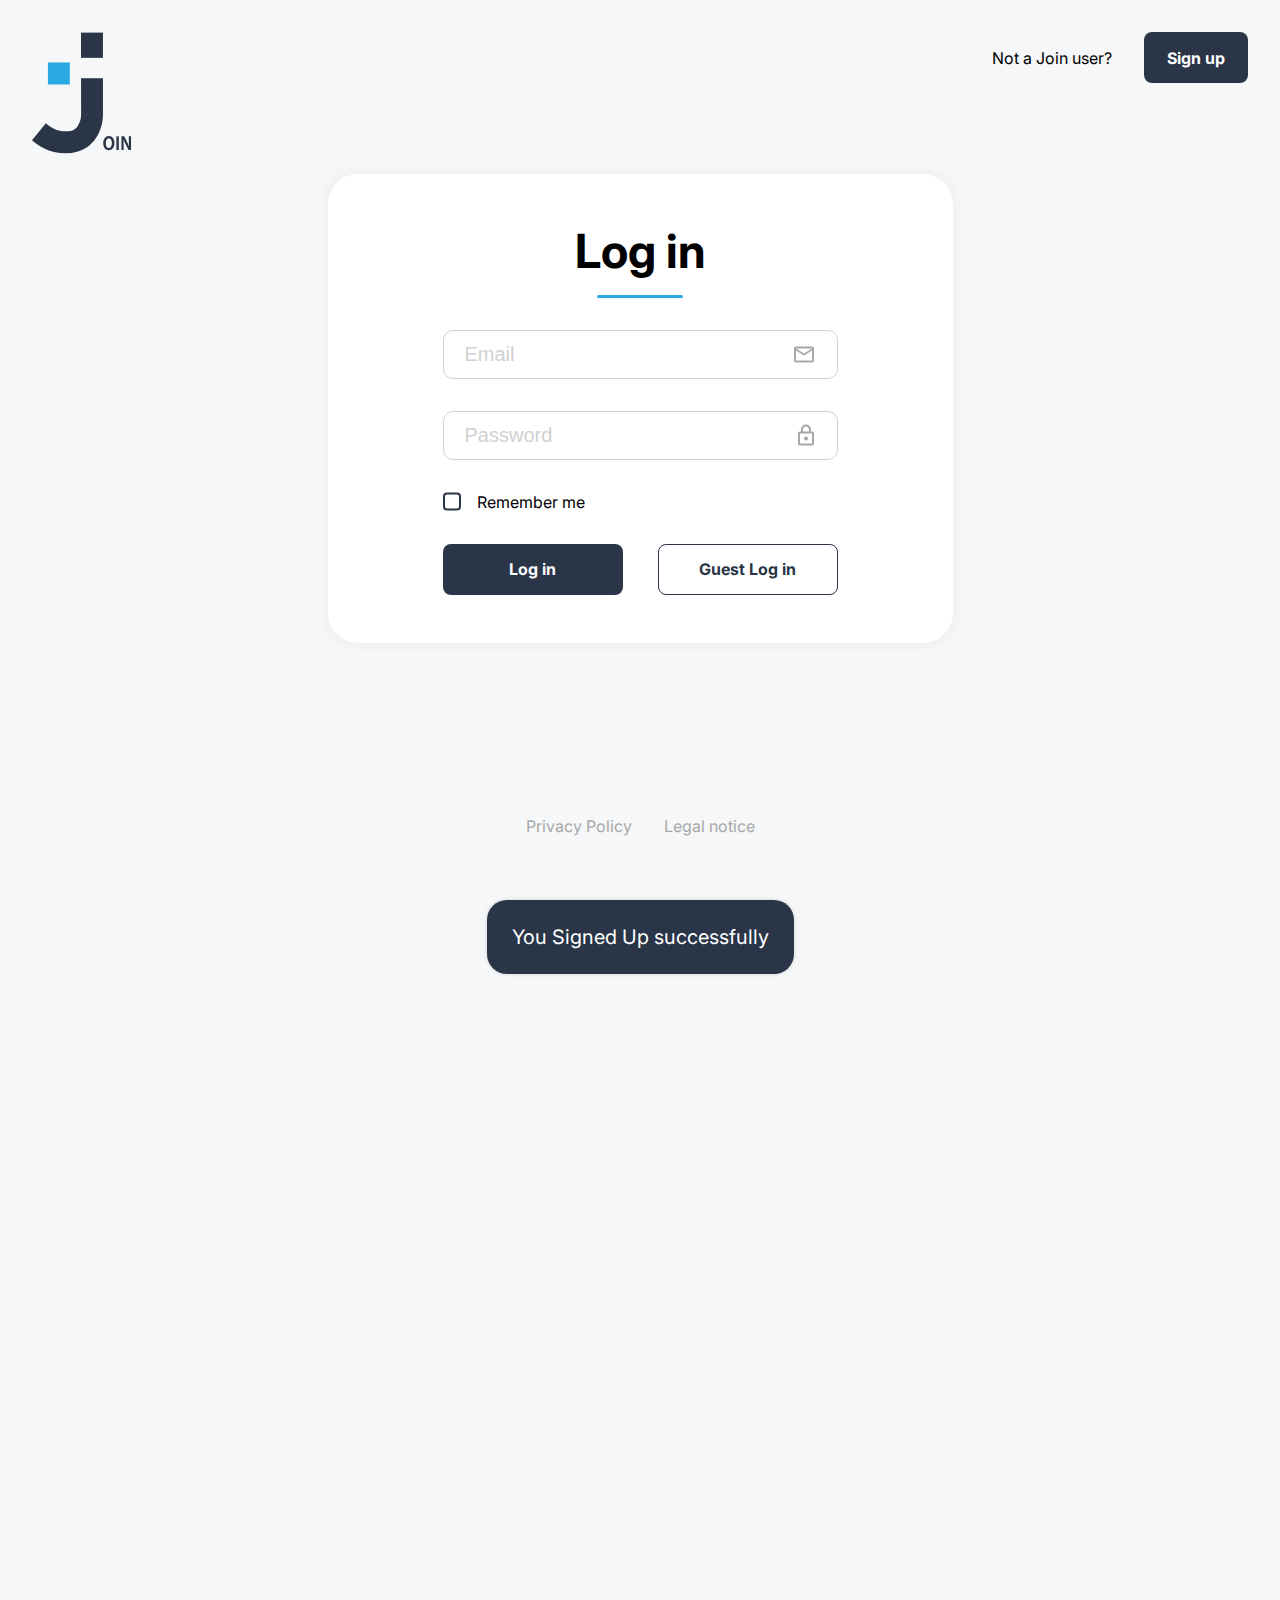
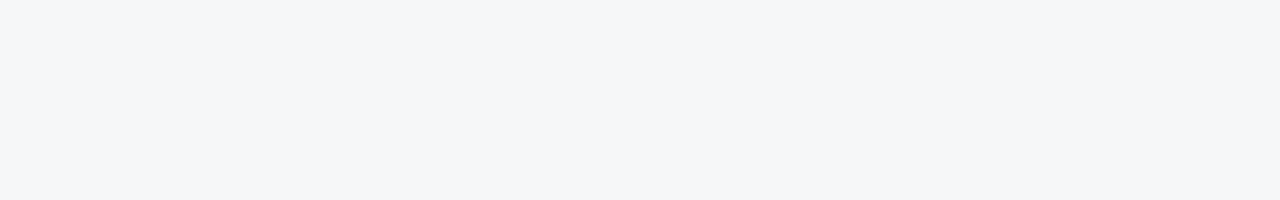
<file: Frontend Join/index.html>
<!DOCTYPE html>
<html lang="en">
<head>
    <meta charset="UTF-8">
    <meta name="viewport" content="width=device-width, initial-scale=1.0">
    <title>Join - Log in</title>
    <link rel="shortcut icon" href="./assets/favicon.png" type="image/x-icon">
    <link rel="stylesheet" href="./style.css">
    <link rel="stylesheet" href="./assets/fonts/Inter/inter.css">
    <link rel="stylesheet" href="./styles/login.css">
    <script src="./scripts/loginTemplates.js"></script>
    <script src="./scripts/API.js"></script>
    <script src="./scripts/contacts.js"></script>
    <script src="./scripts/validation.js"></script>
    <script src="./script.js"></script>
    <script src="./scripts/login.js"></script>
</head>
<body onload="initLogin()">
    <main>
        <div id="logoContainer">
            <svg class="logo logoStartPoint" width="101" height="122" viewBox="0 0 101 122" fill="none" xmlns="http://www.w3.org/2000/svg">
                <path class="logoFill" d="M71.6725 0H49.5146V25.4923H71.6725V0Z" fill="white"/>
                <path class="logoFill" d="M49.5142 46.2251H71.6721V82.1779C71.7733 90.8292 69.3112 99.3153 64.5986 106.557C59.9455 113.594 50.963 121.966 34.3446 121.966C16.2434 121.966 5.69286 113.406 0 108.715L13.9765 91.4743C19.533 96.0112 24.885 99.7435 34.4299 99.7435C41.6567 99.7435 44.5372 96.7988 46.2247 94.2307C48.5186 90.6637 49.7052 86.4923 49.6335 82.2464L49.5142 46.2251Z" fill="white"/>
                <path d="M38.2135 30.1318H16.0557V52.3884H38.2135V30.1318Z" fill="#29ABE2"/>
                <path class="logoFill" d="M83.2795 111.522C83.2795 116.265 80.8762 118.815 77.5184 118.815C74.1607 118.815 71.9619 115.785 71.9619 111.762C71.9619 107.739 74.2288 104.554 77.7059 104.554C81.183 104.554 83.2795 107.687 83.2795 111.522ZM74.5356 111.711C74.5356 114.57 75.6776 116.675 77.6377 116.675C79.5978 116.675 80.7057 114.45 80.7057 111.539C80.7057 108.988 79.6831 106.592 77.6377 106.592C75.5924 106.592 74.5356 108.903 74.5356 111.711Z" fill="white"/>
                <path class="logoFill" d="M87.6771 104.76V118.593H85.2227V104.76H87.6771Z" fill="white"/>
                <path class="logoFill" d="M90.3359 118.593V104.76H93.0631L95.9947 110.461C96.7494 111.952 97.4209 113.483 98.006 115.049C97.8526 113.337 97.7844 111.368 97.7844 109.177V104.76H100.034V118.593H97.4946L94.5289 112.772C93.7437 111.243 93.0438 109.671 92.4324 108.064C92.4324 109.776 92.5517 111.711 92.5517 114.09V118.576L90.3359 118.593Z" fill="white"/>
            </svg>       
        </div>
        <section id="contentContainer">
        </section>
        <section id="signUpOption">
            <p>Not a Join user?</p>
            <div id="switchToSignUpButton" class="button fullButton" onclick="renderSignUp()">Sign up</div>
        </section>
        <div class="signUpSuccessBackground hidden animationBackgroundColor"></div>
        <div class="signUpSuccess signupSuccessAnimationStartpoint">You Signed Up successfully</div>
    </main>
    <footer>
        <a href="./privacyPolicyExternal.html">Privacy Policy</a>
        <a href="./legalNoticeExternal.html">Legal notice</a>
    </footer>
</body>
</html>
</file>
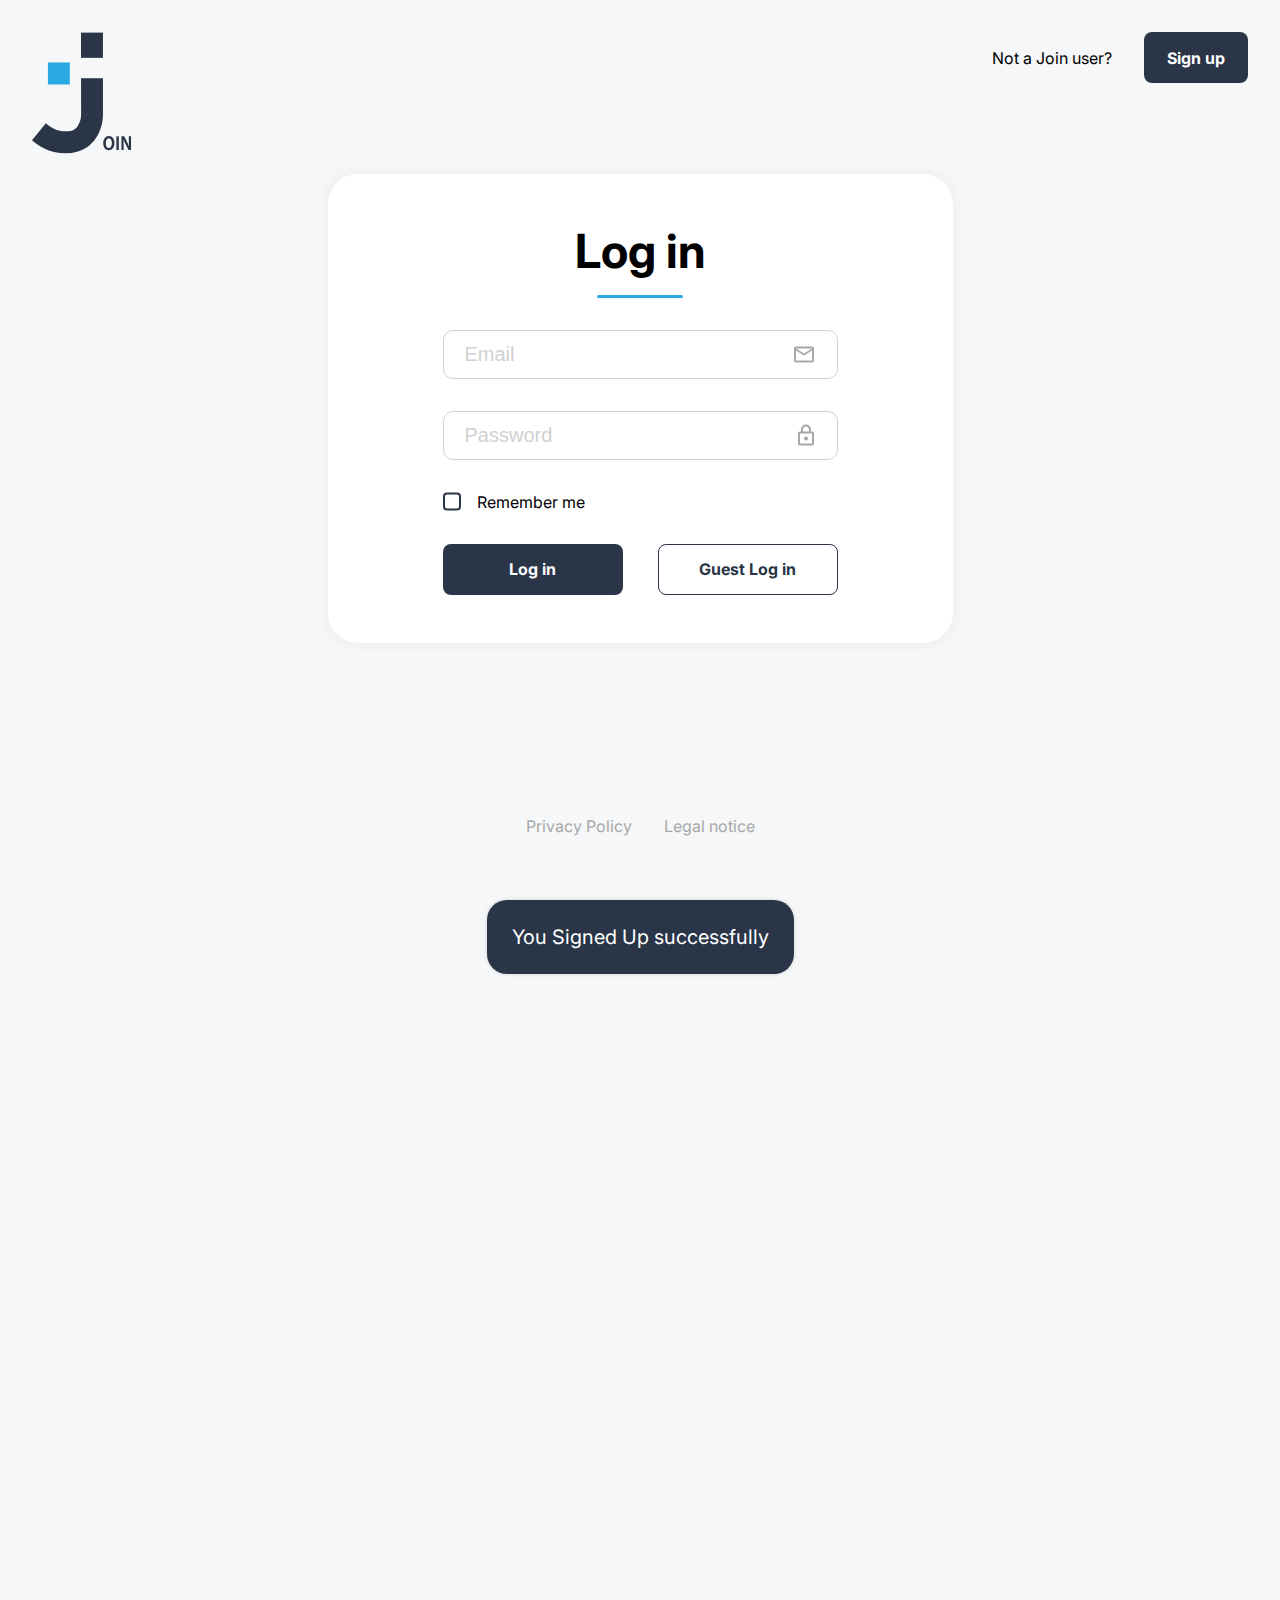
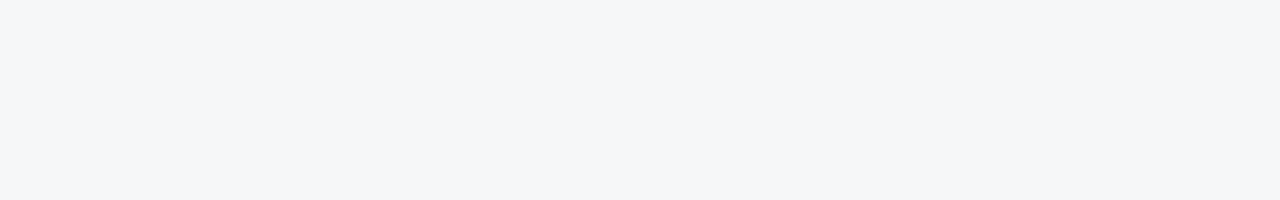
<file: Frontend Join/addTasks.html>
<!DOCTYPE html>
<html lang="en">

<head>
  <meta charset="UTF-8" />
  <meta name="viewport" content="width=device-width, initial-scale=1.0" />
  <link rel="stylesheet" href="./style.css" />
  <link rel="stylesheet" href="./assets/fonts/Inter/inter.css" />
  <link rel="stylesheet" href="./styles/mediaquerySidebarAndFooter.css" />
  <link rel="stylesheet" href="./styles/addTaskPage.css" />
  <link rel="stylesheet" href="./styles/addTaskForm.css" />
  <link rel="stylesheet" href="./styles/respAddTaskForm.css">
  <link rel="shortcut icon" href="./assets/favicon.png" type="image/x-icon" />
  <script src="./scripts/tasksTemplates.js"></script>
  <script src="./scripts/tasks.js"></script>
  <script src="./scripts/contacts.js"></script>
  <script src="./scripts/API.js"></script>
  <script src="./script.js"></script>
  <script src="./scripts/validation.js"></script>
  <title>Join - Add Task</title>
</head>

<body onload="initAddTaskForm()">

  <header>
    <div class="project">
        <p>Kanban Project Managment Tool</p>
        <img src="./assets/img/resp_header.svg" alt="" />
    </div>
    <div class="picture">
      <a href="./help.html">
        <div class="help">
          <img src="./assets/img/help.png" alt="" />
        </div>
      </a>
        <div class="userIcon">
            <p></p>
        </div>
    </div>
    <div id="headerDropdown" class="dnone">
        <a href="./help.html">Help</a>
        <a href="./legalNotice.html">Legal Notice</a>
        <a href="./privacyPolicy.html">Privacy Policy</a>
        <a href="./index.html" onclick="logOut()">Log out</a>
    </div>
</header>

  <main>
    <div class="headlineContainer">
      <h1>Add Task</h1>
    </div>
    <section class="addTaskForm">
      <div class="addTaskColumn">
        <p>Title<span>*</span></p>
        <input id="titleInput" type="text" placeholder="Enter a title" />
        <p>Description</p>
        <textarea id="descriptionInput" type="text" placeholder="Enter a description"></textarea>
        <p>Assigned to</p>
        <div id="assignedToDropdownButton" class="dropdownButton" onclick="toggleDropdown('assignedToDropdown')">
          <p>Select contacts to assign</p>
          <div class="dropdownArrow">
            <svg width="8" height="5" viewBox="0 0 8 5" fill="none" xmlns="http://www.w3.org/2000/svg">
              <path
                d="M3.29998 4.3L0.699975 1.7C0.383309 1.38333 0.312475 1.02083 0.487475 0.6125C0.662475 0.204167 0.974975 0 1.42498 0H6.57498C7.02498 0 7.33747 0.204167 7.51248 0.6125C7.68748 1.02083 7.61664 1.38333 7.29997 1.7L4.69998 4.3C4.59998 4.4 4.49164 4.475 4.37498 4.525C4.25831 4.575 4.13331 4.6 3.99998 4.6C3.86664 4.6 3.74164 4.575 3.62498 4.525C3.50831 4.475 3.39998 4.4 3.29998 4.3Z"
                fill="#2A3647" />
            </svg>
          </div>
        </div>
        <div id="assignedToDropdown" class="dropdown"></div>
        <div id="assignedContactsIconRow"></div>
        <p id="requiredInfo"><span>*</span>This field is required</p>
      </div>
      <div class="spacer"></div>
      <div class="addTaskColumn">
        <p>Due date<span>*</span></p>
        <input id="dateInput" type="date" placeholder="dd/mm/yyyy" />
        <p>Prio</p>
        <div class="prioContainer">
          <div id="urgentPrio" class="prio" onclick="setActivePrio('urgent')">
            <p>Urgent</p>
            <svg width="21" height="16" viewBox="0 0 21 16" fill="none" xmlns="http://www.w3.org/2000/svg">
              <path
                d="M19.6528 15.2547C19.4182 15.2551 19.1896 15.1803 19.0007 15.0412L10.7487 8.958L2.49663 15.0412C2.38078 15.1267 2.24919 15.1887 2.10939 15.2234C1.96959 15.2582 1.82431 15.2651 1.68184 15.2437C1.53937 15.2223 1.40251 15.1732 1.27906 15.099C1.15562 15.0247 1.04801 14.927 0.96238 14.8112C0.876751 14.6954 0.814779 14.5639 0.780002 14.4243C0.745226 14.2846 0.738325 14.1394 0.759696 13.997C0.802855 13.7095 0.958545 13.4509 1.19252 13.2781L10.0966 6.70761C10.2853 6.56802 10.5139 6.49268 10.7487 6.49268C10.9835 6.49268 11.212 6.56802 11.4007 6.70761L20.3048 13.2781C20.4908 13.415 20.6286 13.6071 20.6988 13.827C20.7689 14.0469 20.7678 14.2833 20.6955 14.5025C20.6232 14.7216 20.4834 14.9124 20.2962 15.0475C20.1089 15.1826 19.8837 15.2551 19.6528 15.2547Z"
                fill="#FF3D00" />
              <path
                d="M19.6528 9.50568C19.4182 9.50609 19.1896 9.43124 19.0007 9.29214L10.7487 3.20898L2.49663 9.29214C2.26266 9.46495 1.96957 9.5378 1.68184 9.49468C1.39412 9.45155 1.13532 9.29597 0.962385 9.06218C0.789449 8.82838 0.716541 8.53551 0.7597 8.24799C0.802859 7.96048 0.95855 7.70187 1.19252 7.52906L10.0966 0.958588C10.2853 0.818997 10.5139 0.743652 10.7487 0.743652C10.9835 0.743652 11.212 0.818997 11.4007 0.958588L20.3048 7.52906C20.4908 7.66598 20.6286 7.85809 20.6988 8.07797C20.769 8.29785 20.7678 8.53426 20.6955 8.75344C20.6232 8.97262 20.4834 9.16338 20.2962 9.29847C20.1089 9.43356 19.8837 9.50608 19.6528 9.50568Z"
                fill="#FF3D00" />
            </svg>
          </div>
          <div id="mediumPrio" class="prio activePrio" onclick="setActivePrio('medium')">
            <p>Medium</p>
            <svg width="21" height="9" viewBox="0 0 21 9" fill="none" xmlns="http://www.w3.org/2000/svg">
              <path
                d="M19.4041 8.22552H1.59589C1.30524 8.22552 1.0265 8.10922 0.820979 7.90221C0.61546 7.6952 0.5 7.41443 0.5 7.12167C0.5 6.82891 0.61546 6.54814 0.820979 6.34113C1.0265 6.13412 1.30524 6.01782 1.59589 6.01782H19.4041C19.6948 6.01782 19.9735 6.13412 20.179 6.34113C20.3845 6.54814 20.5 6.82891 20.5 7.12167C20.5 7.41443 20.3845 7.6952 20.179 7.90221C19.9735 8.10922 19.6948 8.22552 19.4041 8.22552Z"
                fill="#FFA800" />
              <path
                d="M19.4041 2.98223H1.59589C1.30524 2.98223 1.0265 2.86594 0.820979 2.65892C0.61546 2.45191 0.5 2.17114 0.5 1.87839C0.5 1.58563 0.61546 1.30486 0.820979 1.09785C1.0265 0.890834 1.30524 0.774536 1.59589 0.774536L19.4041 0.774536C19.6948 0.774536 19.9735 0.890834 20.179 1.09785C20.3845 1.30486 20.5 1.58563 20.5 1.87839C20.5 2.17114 20.3845 2.45191 20.179 2.65892C19.9735 2.86594 19.6948 2.98223 19.4041 2.98223Z"
                fill="#FFA800" />
            </svg>
          </div>
          <div id="lowPrio" class="prio" onclick="setActivePrio('low')">
            <p>Low</p>
            <svg width="21" height="16" viewBox="0 0 21 16" fill="none" xmlns="http://www.w3.org/2000/svg">
              <path
                d="M10.2485 9.50589C10.0139 9.5063 9.7854 9.43145 9.59655 9.29238L0.693448 2.72264C0.57761 2.63708 0.47977 2.52957 0.405515 2.40623C0.33126 2.28289 0.282043 2.14614 0.260675 2.00379C0.217521 1.71631 0.290421 1.42347 0.463337 1.1897C0.636253 0.955928 0.895022 0.800371 1.18272 0.757248C1.47041 0.714126 1.76347 0.786972 1.99741 0.95976L10.2485 7.04224L18.4997 0.95976C18.6155 0.874204 18.7471 0.812285 18.8869 0.777538C19.0266 0.742791 19.1719 0.735896 19.3144 0.757248C19.4568 0.7786 19.5937 0.82778 19.7171 0.901981C19.8405 0.976181 19.9481 1.07395 20.0337 1.1897C20.1194 1.30545 20.1813 1.43692 20.2161 1.57661C20.2509 1.71629 20.2578 1.86145 20.2364 2.00379C20.215 2.14614 20.1658 2.28289 20.0916 2.40623C20.0173 2.52957 19.9195 2.63708 19.8036 2.72264L10.9005 9.29238C10.7117 9.43145 10.4831 9.5063 10.2485 9.50589Z"
                fill="#7AE229" />
              <path
                d="M10.2485 15.2544C10.0139 15.2548 9.7854 15.18 9.59655 15.0409L0.693448 8.47117C0.459502 8.29839 0.30383 8.03981 0.260675 7.75233C0.217521 7.46485 0.290421 7.17201 0.463337 6.93824C0.636253 6.70446 0.895021 6.54891 1.18272 6.50578C1.47041 6.46266 1.76347 6.53551 1.99741 6.7083L10.2485 12.7908L18.4997 6.7083C18.7336 6.53551 19.0267 6.46266 19.3144 6.50578C19.602 6.54891 19.8608 6.70446 20.0337 6.93824C20.2066 7.17201 20.2795 7.46485 20.2364 7.75233C20.1932 8.03981 20.0376 8.29839 19.8036 8.47117L10.9005 15.0409C10.7117 15.18 10.4831 15.2548 10.2485 15.2544Z"
                fill="#7AE229" />
            </svg>
          </div>
        </div>
        <p>Category<span>*</span></p>
        <div id="categoryDropdownButton" class="dropdownButton" onclick="toggleDropdown('categoryDropdown')">
          <p>Select task category</p>
          <div class="dropdownArrow">
            <svg width="8" height="5" viewBox="0 0 8 5" fill="none" xmlns="http://www.w3.org/2000/svg">
              <path
                d="M3.29998 4.3L0.699975 1.7C0.383309 1.38333 0.312475 1.02083 0.487475 0.6125C0.662475 0.204167 0.974975 0 1.42498 0H6.57498C7.02498 0 7.33747 0.204167 7.51248 0.6125C7.68748 1.02083 7.61664 1.38333 7.29997 1.7L4.69998 4.3C4.59998 4.4 4.49164 4.475 4.37498 4.525C4.25831 4.575 4.13331 4.6 3.99998 4.6C3.86664 4.6 3.74164 4.575 3.62498 4.525C3.50831 4.475 3.39998 4.4 3.29998 4.3Z"
                fill="#2A3647" />
            </svg>
          </div>
        </div>
        <div id="categoryDropdown" class="dropdown">
          <div class="dropdownContent" onclick="setCategory('User Story')">
            <p>User Story</p>
          </div>
          <div class="dropdownContent" onclick="setCategory('Technical Task')">
            <p>Technical Task</p>
          </div>
        </div>
        <p>Subtasks</p>
        <div class="subtaskInputContainer">
          <input id="subtaskInput" type="text" placeholder="Add new subtask" onfocus="toggleSubtaskInputIcons()"
            onblur="toggleSubtaskInputIcons()" onkeydown="if(event.key === 'Enter') addSubtask()" />
          <div class="subtaskInputIconContainer">
            <div class="subtaskInputIcon" id="subtaskPlusIcon"
              onclick="document.getElementById('subtaskInput').focus()">
              <svg width="15" height="14" viewBox="0 0 15 14" fill="none" xmlns="http://www.w3.org/2000/svg">
                <path
                  d="M6.24854 8H1.24854C0.965202 8 0.727702 7.90417 0.536035 7.7125C0.344368 7.52083 0.248535 7.28333 0.248535 7C0.248535 6.71667 0.344368 6.47917 0.536035 6.2875C0.727702 6.09583 0.965202 6 1.24854 6H6.24854V1C6.24854 0.716667 6.34437 0.479167 6.53604 0.2875C6.7277 0.0958333 6.9652 0 7.24854 0C7.53187 0 7.76937 0.0958333 7.96104 0.2875C8.1527 0.479167 8.24854 0.716667 8.24854 1V6H13.2485C13.5319 6 13.7694 6.09583 13.961 6.2875C14.1527 6.47917 14.2485 6.71667 14.2485 7C14.2485 7.28333 14.1527 7.52083 13.961 7.7125C13.7694 7.90417 13.5319 8 13.2485 8H8.24854V13C8.24854 13.2833 8.1527 13.5208 7.96104 13.7125C7.76937 13.9042 7.53187 14 7.24854 14C6.9652 14 6.7277 13.9042 6.53604 13.7125C6.34437 13.5208 6.24854 13.2833 6.24854 13V8Z"
                  fill="#2A3647" />
              </svg>
            </div>
            <div class="subtaskInputIcon dnone" id="subtaskInputClearIcon" onclick="clearSubtaskInput()">
              <svg width="14" height="14" viewBox="0 0 14 14" fill="none" xmlns="http://www.w3.org/2000/svg">
                <path
                  d="M7.00078 8.40005L2.10078 13.3C1.91745 13.4834 1.68411 13.575 1.40078 13.575C1.11745 13.575 0.884115 13.4834 0.700781 13.3C0.517448 13.1167 0.425781 12.8834 0.425781 12.6C0.425781 12.3167 0.517448 12.0834 0.700781 11.9L5.60078 7.00005L0.700781 2.10005C0.517448 1.91672 0.425781 1.68338 0.425781 1.40005C0.425781 1.11672 0.517448 0.883382 0.700781 0.700049C0.884115 0.516715 1.11745 0.425049 1.40078 0.425049C1.68411 0.425049 1.91745 0.516715 2.10078 0.700049L7.00078 5.60005L11.9008 0.700049C12.0841 0.516715 12.3174 0.425049 12.6008 0.425049C12.8841 0.425049 13.1174 0.516715 13.3008 0.700049C13.4841 0.883382 13.5758 1.11672 13.5758 1.40005C13.5758 1.68338 13.4841 1.91672 13.3008 2.10005L8.40078 7.00005L13.3008 11.9C13.4841 12.0834 13.5758 12.3167 13.5758 12.6C13.5758 12.8834 13.4841 13.1167 13.3008 13.3C13.1174 13.4834 12.8841 13.575 12.6008 13.575C12.3174 13.575 12.0841 13.4834 11.9008 13.3L7.00078 8.40005Z"
                  fill="#2A3647" />
              </svg>
            </div>
            <div id="subtaskInputIconSpacer" class="dnone"></div>
            <div class="subtaskInputIcon dnone" id="subtaskInputCheckIcon" onclick="addSubtask()">
              <svg width="16" height="12" viewBox="0 0 16 12" fill="none" xmlns="http://www.w3.org/2000/svg">
                <path
                  d="M5.55118 9.15L14.0262 0.675C14.2262 0.475 14.4637 0.375 14.7387 0.375C15.0137 0.375 15.2512 0.475 15.4512 0.675C15.6512 0.875 15.7512 1.1125 15.7512 1.3875C15.7512 1.6625 15.6512 1.9 15.4512 2.1L6.25118 11.3C6.05118 11.5 5.81785 11.6 5.55118 11.6C5.28452 11.6 5.05118 11.5 4.85118 11.3L0.551184 7C0.351184 6.8 0.25535 6.5625 0.263684 6.2875C0.272017 6.0125 0.376184 5.775 0.576184 5.575C0.776184 5.375 1.01368 5.275 1.28868 5.275C1.56368 5.275 1.80118 5.375 2.00118 5.575L5.55118 9.15Z"
                  fill="#2A3647" />
              </svg>
            </div>
          </div>
        </div>
        <div id="subtaskListContainer"></div>
      </div>
      <p id="requiredInfoResp"><span>*</span>This field is required</p>
    </section>
    <div class="buttonContainer">
      <div id="clearButton" class="hollowButton" onclick="clearTask()">
        <p>Clear</p>
        <svg width="13" height="14" viewBox="0 0 13 14" fill="none" xmlns="http://www.w3.org/2000/svg">
          <path
            d="M6.24959 6.99984L11.4926 12.2428M1.00659 12.2428L6.24959 6.99984L1.00659 12.2428ZM11.4926 1.75684L6.24859 6.99984L11.4926 1.75684ZM6.24859 6.99984L1.00659 1.75684L6.24859 6.99984Z"
            stroke="#2A3647" stroke-width="2" stroke-linecap="round" stroke-linejoin="round" />
        </svg>
      </div>
      <div id="createTaskButton" class="fullButton" onclick="createTask()">
        <p>Create Task</p>
        <svg width="16" height="12" viewBox="0 0 16 12" fill="none" xmlns="http://www.w3.org/2000/svg">
          <path
            d="M5.79923 9.15L14.2742 0.675C14.4742 0.475 14.7117 0.375 14.9867 0.375C15.2617 0.375 15.4992 0.475 15.6992 0.675C15.8992 0.875 15.9992 1.1125 15.9992 1.3875C15.9992 1.6625 15.8992 1.9 15.6992 2.1L6.49923 11.3C6.29923 11.5 6.0659 11.6 5.79923 11.6C5.53256 11.6 5.29923 11.5 5.09923 11.3L0.79923 7C0.59923 6.8 0.503397 6.5625 0.51173 6.2875C0.520064 6.0125 0.62423 5.775 0.82423 5.575C1.02423 5.375 1.26173 5.275 1.53673 5.275C1.81173 5.275 2.04923 5.375 2.24923 5.575L5.79923 9.15Z"
            fill="white" />
        </svg>
      </div>
    </div>
  </main>

  <section id="sidebar">
    <img class="sidebarLogo" src="./assets/img/Join logo vector.svg" alt="Join Logo" />
    <div id="menu" class="menu">
      <a id="summary" class="menuButton" href="./summary.html">
        <img class="menuIcon" src="./assets/img/summary_icon.svg" alt="summary icon" />
        <span>Summary</span>
      </a>
      <a id="addTask" class="active" href="./addTasks.html">
        <img class="menuIcon" src="./assets/img/add_task_active.svg" alt="add_task_icon" />
        <span>Add Task</span>
      </a>
      <a id="board" class="menuButton" href="./board.html">
        <img class="menuIcon" src="./assets/img/board_icon.svg" alt="board_icon" />
        <span>Board</span>
      </a>
      <a id="contacts" class="menuButton" href="./contacts.html">
        <img class="menuIcon" src="./assets/img/contacts_icon.svg" alt="contacts_icon" />
        <span>Contacts</span>
      </a>
    </div>
    <div class="links">
      <a class="linkButton" href="./privacyPolicy.html">Privacy Policy</a>
      <a class="linkButton" href="./legalNotice.html">Legal notice</a>
    </div>
  </section>

  <footer>
    <section class="footerMenu">
      <a id="respSummary" class="respMenuButton" href="./summary.html">
        <img class="menuIcon" src="./assets/img/summary_icon.svg" alt="summary icon" />
        <span>Summary</span>
      </a>
      <a id="addTask" class="respMenuButton respActive" href="./addTasks.html">
        <img class="menuIcon" src="./assets/img/add_task_active.svg" alt="add_task_icon" />
        <span>Add Task</span>
      </a>
      <a id="board" class="respMenuButton" href="./board.html">
        <img class="menuIcon" src="./assets/img/board_icon.svg" alt="board_icon" />
        <span>Board</span>
      </a>
      <a id="contacts" class="respMenuButton" href="./contacts.html">
        <img class="menuIcon" src="./assets/img/contacts_icon.svg" alt="contacts_icon" />
        <span>Contacts</span>
      </a>
    </section>
  </footer>
</body>

</html>
</file>
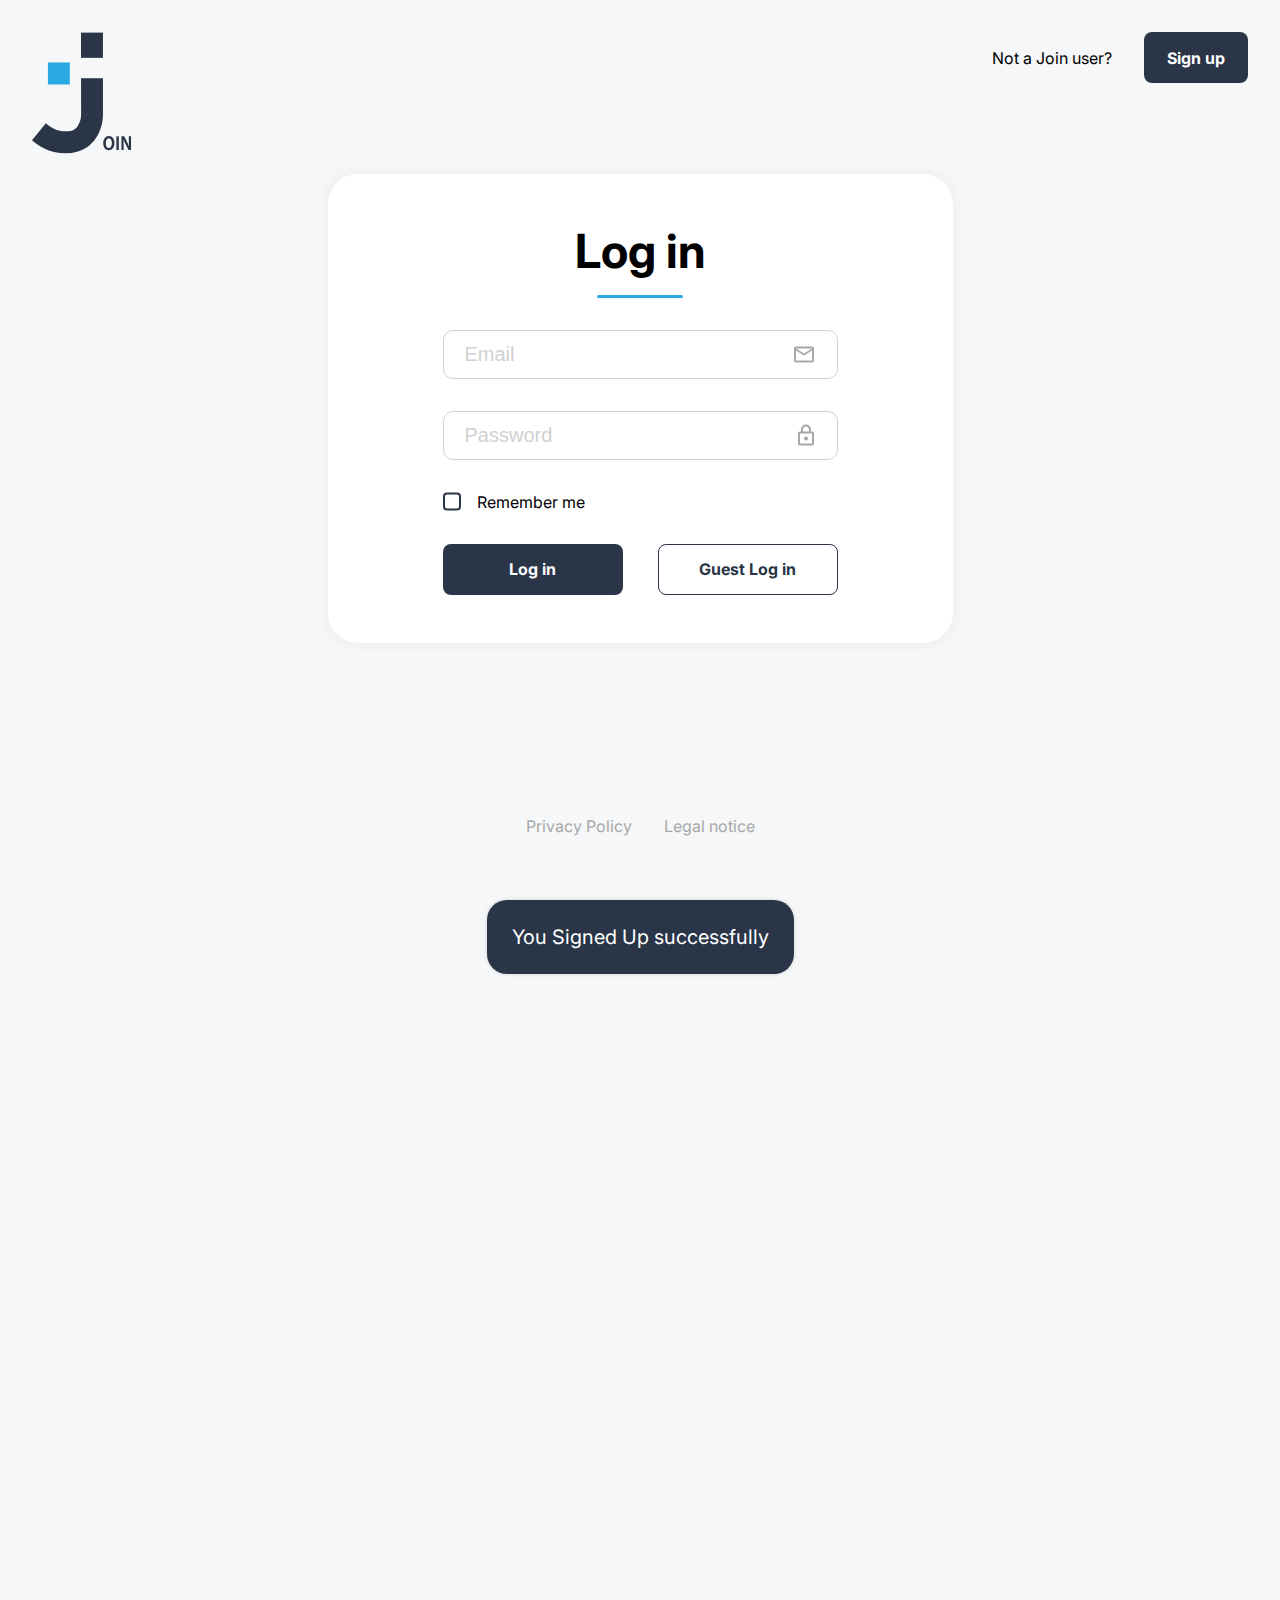
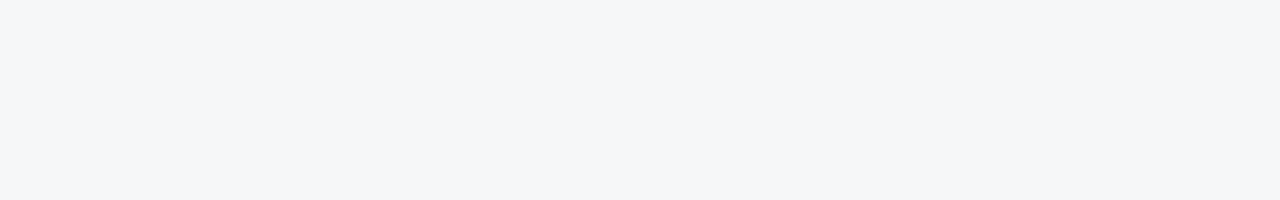
<file: Frontend Join/board.html>
<!DOCTYPE html>
<html lang="en">

<head>
  <meta charset="UTF-8" />
  <meta name="viewport" content="width=device-width, initial-scale=1.0" />
  <link rel="stylesheet" href="./style.css" />
  <link rel="stylesheet" href="./assets/fonts/Inter/inter.css" />
  <link rel="stylesheet" href="./styles/mediaquerySidebarAndFooter.css" />
  <link rel="stylesheet" href="./styles/board.css" />
  <link rel="stylesheet" href="./styles/boardOverlay.css">
  <link rel="stylesheet" href="./styles/addTaskForm.css">
  <link rel="stylesheet" href="./styles/respBoard.css">
  <link rel="stylesheet" href="./styles/addTaskForm.css">
  <link rel="shortcut icon" href="./assets/favicon.png" type="image/x-icon" />
  <script src="./scripts/API.js"></script>
  <script src="./scripts/tasksTemplates.js"></script>
  <script src="./scripts/tasks.js"></script>
  <script src="./scripts/validation.js"></script>
  <script src="./scripts/boardTemplates.js"></script>
  <script src="./scripts/contacts.js"></script>
  <script src="./scripts/drag-drop-touch.esm.js?autoload" type="module"></script>
  <script src="./scripts/dragAndDrop.js"></script>
  <script src="./scripts/board.js"></script>
  <script src="./script.js"></script>
  <title>Join - Board</title>
</head>

<body onload="initBoard()">
  <div class="pageContent">
    <header>
      <div class="project">
        <p>Kanban Project Managment Tool</p>
        <img src="./assets/img/resp_header.svg" alt="" />
      </div>
      <div class="picture">
        <a href="./help.html">
          <div class="help">
            <img src="./assets/img/help.png" alt="" />
          </div>
        </a>
        <div class="userIcon">
          <p></p>
        </div>
      </div>
      <div id="headerDropdown" class="dnone">
        <a href="./help.html">Help</a>
        <a href="./legalNotice.html">Legal Notice</a>
        <a href="./privacyPolicy.html">Privacy Policy</a>
        <a href="./index.html" onclick="logOut()">Log out</a>
      </div>
    </header>

    <main>
      <section class="headSection">
        <h1>Board
          <div class="respAddTaskButton">
            <a href="./addTasks.html">
              <svg width="40" height="40" viewBox="0 0 40 40" fill="none" xmlns="http://www.w3.org/2000/svg">
                <rect width="40" height="40" rx="10" fill="#2A3647" />
                <path d="M20 10V30" stroke="white" stroke-width="2" stroke-linecap="round" />
                <path d="M30 20L10.0005 20.138" stroke="white" stroke-width="2" stroke-linecap="round" />
              </svg>
            </a>
          </div>
        </h1>
        <div class="searchAndAddTasksArea">
          <div class="searchbar" id="searchbarContainer">
            <input id="search" type="text" placeholder="Find Task" oninput="searchBoard(this)" />
            <div class="searchButtonArea">
              <div class="searchButtonSpacer"></div>
              <div class="searchButton">
                <img src="./assets/img/search.svg" alt="" />
              </div>
            </div>
          </div>
          <div id="addTaskButton" onclick="openBoardOverlay(); renderOverlayAddTaskCard()">
            <span>Add Task</span><img src="./assets/img/add.svg" alt="" />
          </div>
        </div>
      </section>
      <div class="scrollabeTaskContainerWrapper">
        <section class="taskContainer">
          <div class="columnWrapper">
            <div class="tasksColumn">
              <div class="taskState">
                <p>To do</p>
                <svg onclick="openBoardOverlay(); renderOverlayAddTaskCard()" id="toDoPlusButton" class="plusButton"
                  width="24" height="25" viewBox="0 0 24 25" fill="none" xmlns="http://www.w3.org/2000/svg">
                  <rect x="1" y="1.5" width="22" height="22" rx="7" stroke="#2A3647" stroke-width="2" />
                  <path d="M12 8.5V16.5" stroke="#2A3647" stroke-width="2" stroke-linecap="round" />
                  <path d="M16 12.5754L8 12.5754" stroke="#2A3647" stroke-width="2" stroke-linecap="round" />
                </svg>
              </div>
              <div id="toDoContainer" class="taskList" ondrop="drop(event)" ondragover="allowDrop(event)">
                <div id="toDoNoTasks" class="noTask">
                  <span>No tasks to do</span>
                </div>
              </div>
            </div>
          </div>
          <div class="columnWrapper">
            <div class="tasksColumn">
              <div class="taskState">
                <p>In progress</p>
                <div onclick="openBoardOverlay(); renderOverlayAddTaskCard('inProgress')">
                  <svg id="inProgressPlusButton" class="plusButton" width="24" height="25" viewBox="0 0 24 25"
                    fill="none" xmlns="http://www.w3.org/2000/svg">
                    <rect x="1" y="1.5" width="22" height="22" rx="7" stroke="#2A3647" stroke-width="2" />
                    <path d="M12 8.5V16.5" stroke="#2A3647" stroke-width="2" stroke-linecap="round" />
                    <path d="M16 12.5754L8 12.5754" stroke="#2A3647" stroke-width="2" stroke-linecap="round" />
                  </svg>
                </div>
              </div>
              <div id="inProgressContainer" class="taskList" ondrop="drop(event)" ondragover="allowDrop(event)">
                <div id="inProgressNoTasks" class="noTask">
                  <span>No tasks in progress</span>
                </div>
              </div>
            </div>
          </div>
          <div class="columnWrapper">
            <div class="tasksColumn">
              <div class="taskState">
                <p>Await feedback</p>
                <div onclick="openBoardOverlay(); renderOverlayAddTaskCard('awaitFeedback')">
                  <svg id="awaitFeedbackPlusButton" class="plusButton" width="24" height="25" viewBox="0 0 24 25"
                    fill="none" xmlns="http://www.w3.org/2000/svg">
                    <rect x="1" y="1.5" width="22" height="22" rx="7" stroke="#2A3647" stroke-width="2" />
                    <path d="M12 8.5V16.5" stroke="#2A3647" stroke-width="2" stroke-linecap="round" />
                    <path d="M16 12.5754L8 12.5754" stroke="#2A3647" stroke-width="2" stroke-linecap="round" />
                  </svg>
                </div>
              </div>
              <div id="awaitFeedbackContainer" class="taskList" ondrop="drop(event)" ondragover="allowDrop(event)">
                <div id="awaitFeedbackNoTasks" class="noTask">
                  <span>No tasks await feedback</span>
                </div>
              </div>
            </div>
          </div>
          <div class="columnWrapper">
            <div class="tasksColumn">
              <div class="taskState">
                <p>Done</p>
              </div>
              <div id="doneContainer" class="taskList" ondrop="drop(event)" ondragover="allowDrop(event)">
                <div id="doneNoTasks" class="noTask">
                  <span>No tasks done</span>
                </div>
              </div>
            </div>
          </div>
        </section>
      </div>
    </main>

    <!-- Overlay -->
    <div id="boardOverlayContainer" class="overlayContainer" onclick="closeBoardOverlay()">
      <section id="boardCardOverlay" class="boardCardOverlay" onclick="event.stopPropagation()">
      </section>
    </div>

    <!-- Sidebar -->
    <section id="sidebar">
      <img class="sidebarLogo" src="./assets/img/Join logo vector.svg" alt="Join Logo" />
      <div id="menu" class="menu">
        <a id="summary" class="menuButton" href="./summary.html">
          <img class="menuIcon" src="./assets/img/summary_icon.svg" alt="summary icon" />
          <span>Summary</span>
        </a>
        <a id="addTask" class="menuButton" href="./addTasks.html">
          <img class="menuIcon" src="./assets/img/add_task_icon.svg" alt="add_task_icon" />
          <span>Add Task</span>
        </a>
        <a id="board" class="active" href="./board.html">
          <img class="menuIcon" src="./assets/img/board_active.svg" alt="board_icon" />
          <span>Board</span>
        </a>
        <a id="contacts" class="menuButton" href="./contacts.html">
          <img class="menuIcon" src="./assets/img/contacts_icon.svg" alt="contacts_icon" />
          <span>Contacts</span>
        </a>
      </div>
      <div class="links">
        <a class="linkButton" href="./privacyPolicy.html">Privacy Policy</a>
        <a class="linkButton" href="./legalNotice.html">Legal notice</a>
      </div>
    </section>

    <!-- Footer -->
    <footer>
      <section class="footerMenu">
        <a id="respSummary" class="respMenuButton" href="./summary.html">
          <img class="menuIcon" src="./assets/img/summary_icon.svg" alt="summary icon" />
          <span>Summary</span>
        </a>
        <a id="addTask" class="respMenuButton" href="./addTasks.html">
          <img class="menuIcon" src="./assets/img/add_task_icon.svg" alt="add_task_icon" />
          <span>Add Task</span>
        </a>
        <a id="board" class="respMenuButton respActive" href="./board.html">
          <img class="menuIcon" src="./assets/img/board_active.svg" alt="board_icon" />
          <span>Board</span>
        </a>
        <a id="contacts" class="respMenuButton" href="./contacts.html">
          <img class="menuIcon" src="./assets/img/contacts_icon.svg" alt="contacts_icon" />
          <span>Contacts</span>
        </a>
      </section>
    </footer>
  </div>
</body>

</html>
</file>
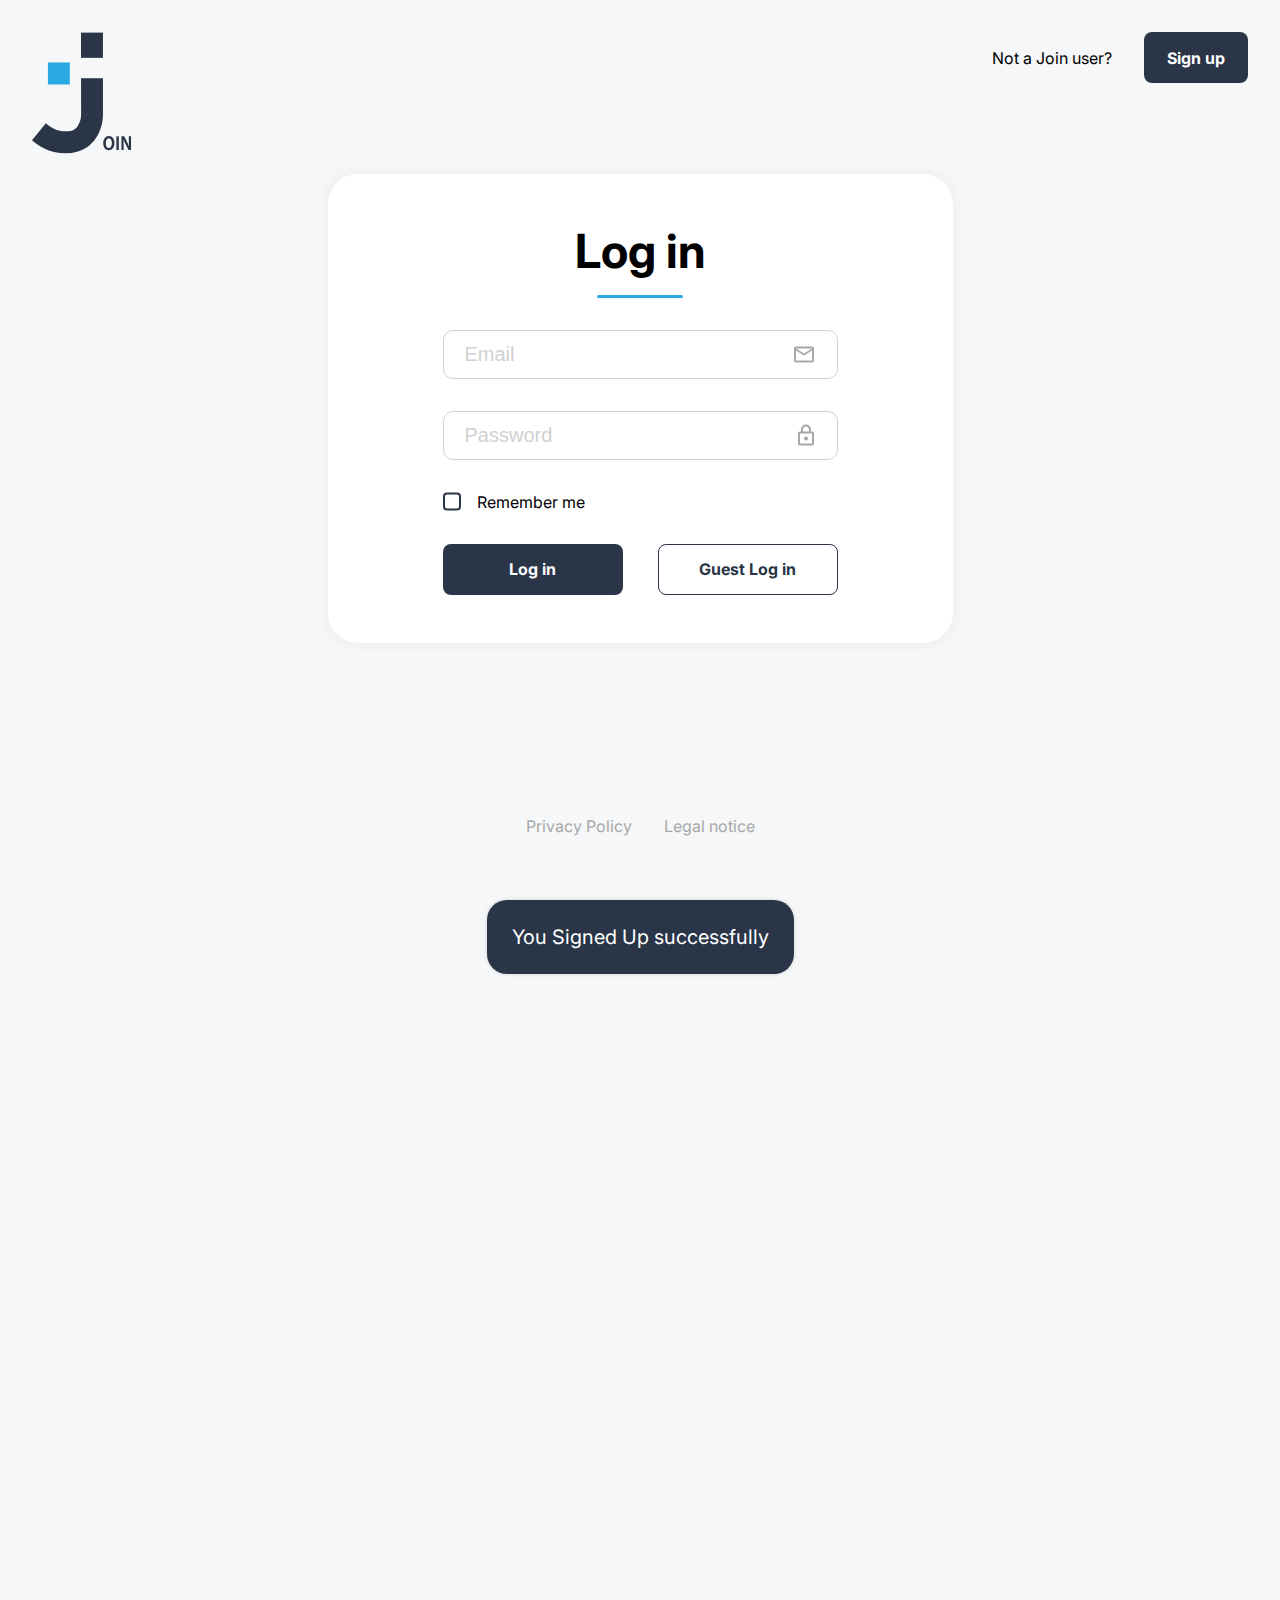
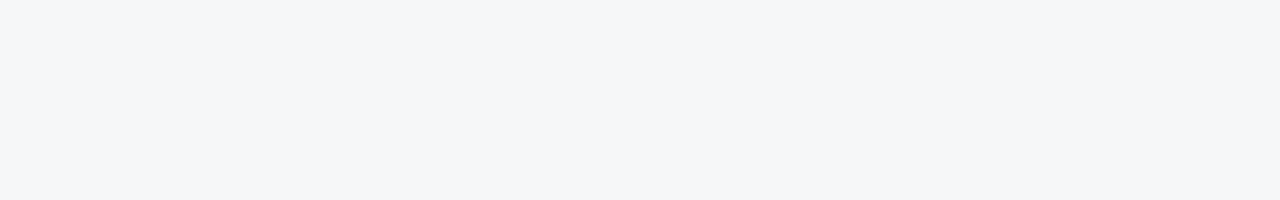
<file: Frontend Join/contacts.html>
<!DOCTYPE html>
<html lang="en">

<head>
  <meta charset="UTF-8" />
  <meta name="viewport" content="width=device-width, initial-scale=1.0" />
  <title>Join - Contacts</title>
  <link rel="stylesheet" href="./style.css">
  <link rel="stylesheet" href="./styles/contacts.css">
  <link rel="stylesheet" href="./assets/fonts/Inter/inter.css">
  <link rel="stylesheet" href="./styles/contactOverlays.css">
  <link rel="stylesheet" href="./styles/mediaquerySidebarAndFooter.css">
  <link rel="shortcut icon" href="./assets/favicon.png" type="image/x-icon">
  <link rel="stylesheet" href="./styles/respContacts.css">
  <script src="./scripts/API.js"></script>
  <script src="./scripts/contacts.js"></script>
  <script src="./scripts/contactsTemplates.js"></script>
  <script src="./scripts/validation.js"></script>
  <script src="./scripts/board.js"></script>
  <script src="./script.js"></script>
</head>

<body onload="init()">
  <div class="pageContent">
    <header>
      <div class="project">
        <p>Kanban Project Managment Tool</p>
        <img src="./assets/img/resp_header.svg" alt="" />
      </div>
      <div class="picture">
        <a href="./help.html">
          <div class="help">
            <img src="./assets/img/help.png" alt="" />
          </div>
        </a>
        <div class="userIcon">
          <p></p>
        </div>
      </div>
      <div id="headerDropdown" class="dnone">
        <a href="./help.html">Help</a>
        <a href="./legalNotice.html">Legal Notice</a>
        <a href="./privacyPolicy.html">Privacy Policy</a>
        <a href="./index.html" onclick="logOut()">Log out</a>
      </div>
    </header>

    <main>
      <div class="contactList" id="globalContentList">
        <div class="addContactButtonContainer">
          <div onclick="openOverlay('addContactOverlayContainer', 'addContactCardOverlay')" id="addContactButton">
            <b>Add new contact</b>
            <img src="./assets/img/add_contact_icon.svg" alt="add new contact" />
          </div>
        </div>
        <div id="contactListContent"></div>
      </div>
      <div class="contactContainer">
        <div class="contactHeading">
          <h1>Contacts</h1>
          <div class="contactHeadingSpacer"></div>
          <p>Better with a team</p>
          <img src="./assets/img/pfeil.png" alt="Pfeil Icon" class="arrowIcon" onclick="respContentToggle()">
        </div>
        <div id="contactContent"></div>
      </div>
    </main>
    <section id="sidebar">
      <img class="sidebarLogo" src="./assets/img/Join logo vector.svg" alt="Join Logo" />
      <div id="menu" class="menu">
        <a id="summary" class="menuButton" href="./summary.html">
          <img class="menuIcon" src="./assets/img/summary_icon.svg" alt="summary icon" />
          <span>Summary</span>
        </a>
        <a id="addTask" class="menuButton" href="./addTasks.html">
          <img class="menuIcon" src="./assets/img/add_task_icon.svg" alt="add_task_icon" />
          <span>Add Task</span>
        </a>
        <a id="board" class="menuButton" href="./board.html">
          <img class="menuIcon" src="./assets/img/board_icon.svg" alt="board_icon" />
          <span>Board</span>
        </a>
        <a id="contacts" class="active" href="./contacts.html">
          <img class="menuIcon" src="./assets/img/contacts_active.svg" alt="contacts_icon" />
          <span>Contacts</span>
        </a>
      </div>
      <div class="links">
        <a class="linkButton" href="./privacyPolicy.html">Privacy Policy</a>
        <a class="linkButton" href="./legalNotice.html">Legal notice</a>
      </div>
    </section>
    <!-- Overlay -->
    <div id="addContactOverlayContainer" class="overlayContainer">
      <section id="addContactCardOverlay" class="contactCardOverlay">
        <div class="background">
          <div class="overlayCloseButton" onclick="closeOverlay('addContactOverlayContainer', 'addContactCardOverlay')">
            <svg width="24" height="24" viewBox="0 0 24 24" fill="none" xmlns="http://www.w3.org/2000/svg">
              <path d="M18 6L6 18" stroke="white" stroke-width="2" stroke-linecap="round" stroke-linejoin="round" />
              <path d="M6 6L18 18" stroke="white" stroke-width="2" stroke-linecap="round" stroke-linejoin="round" />
            </svg>
          </div>
          <img class="backgroundLogo" src="./assets/img/background_logo.svg" alt="" />
          <div class="backgroundText">
            <h2>Add contact</h2>
            <p>Tasks are better with a Team!</p>
          </div>
        </div>
        <div class="addContactForm">
          <div class="xButton" onclick="closeOverlay('addContactOverlayContainer', 'addContactCardOverlay')">
            <svg width="32" height="32" viewBox="0 0 32 32" fill="none" xmlns="http://www.w3.org/2000/svg">
              <mask id="mask0_71720_5528" style="mask-type:alpha" maskUnits="userSpaceOnUse" x="4" y="4" width="24"
                height="24">
                <rect x="4" y="4" width="24" height="24" fill="#D9D9D9" />
              </mask>
              <g mask="url(#mask0_71720_5528)">
                <path
                  d="M16 17.4L11.1 22.3C10.9167 22.4834 10.6834 22.575 10.4 22.575C10.1167 22.575 9.88338 22.4834 9.70005 22.3C9.51672 22.1167 9.42505 21.8834 9.42505 21.6C9.42505 21.3167 9.51672 21.0834 9.70005 20.9L14.6 16L9.70005 11.1C9.51672 10.9167 9.42505 10.6834 9.42505 10.4C9.42505 10.1167 9.51672 9.88338 9.70005 9.70005C9.88338 9.51672 10.1167 9.42505 10.4 9.42505C10.6834 9.42505 10.9167 9.51672 11.1 9.70005L16 14.6L20.9 9.70005C21.0834 9.51672 21.3167 9.42505 21.6 9.42505C21.8834 9.42505 22.1167 9.51672 22.3 9.70005C22.4834 9.88338 22.575 10.1167 22.575 10.4C22.575 10.6834 22.4834 10.9167 22.3 11.1L17.4 16L22.3 20.9C22.4834 21.0834 22.575 21.3167 22.575 21.6C22.575 21.8834 22.4834 22.1167 22.3 22.3C22.1167 22.4834 21.8834 22.575 21.6 22.575C21.3167 22.575 21.0834 22.4834 20.9 22.3L16 17.4Z"
                  fill="#2A3647" />
              </g>
            </svg>
          </div>
          <div class="profileImgAndForm">
            <div class="imgContainer">
              <img class="defaultProfileImg" src="./assets/img/default_profile_img.svg" alt="">
            </div>
            <div class="addContactFormContainer">
              <div class="inputArea">
                <div class="inputContainer">
                  <input class="inputFields" type="text" name="name" id="addContactInputName" placeholder="Name">
                  <img src="./assets/img/person.svg" alt="Person Icon">
                </div>
                <div class="inputContainer">
                  <input class="inputFields" type="email" name="email" id="addContactInputEmail" placeholder="Email">
                  <img src="./assets/img/mail.svg" alt="Mail Icon">
                </div>
                <div class="inputContainer">
                  <input class="inputFields" type="number" name="phone" id="addContactInputPhone" placeholder="Phone">
                  <img src="./assets/img/call.svg" alt="Phone Icon">
                </div>
                </form>
                <div class="buttonArea">
                  <div class="cancelButton"
                    onclick="closeOverlay('addContactOverlayContainer', 'addContactCardOverlay')">Cancel
                    <svg width="24" height="24" viewBox="0 0 14 13" fill="none" xmlns="http://www.w3.org/2000/svg">
                      <path
                        d="M7.001 6.50008L12.244 11.7431M1.758 11.7431L7.001 6.50008L1.758 11.7431ZM12.244 1.25708L7 6.50008L12.244 1.25708ZM7 6.50008L1.758 1.25708L7 6.50008Z"
                        stroke="#2A3647" stroke-width="2" stroke-linecap="round" stroke-linejoin="round" />
                    </svg>
                  </div>
                  <button class="createContactButton" onclick="addContact()" type="submit" form="addContactForm">Create
                    contact <img src="./assets/img/check.svg" alt=""></button>
                </div>
              </div>
            </div>
          </div>
      </section>
    </div>
    <div id="editOverlayContainer" class="overlayContainer">
      <section id="editContactCardOverlay" class="contactCardOverlay">
        <div class="background">
          <div class="overlayCloseButton" onclick="closeOverlay('editOverlayContainer', 'editContactCardOverlay')">
            <svg width="24" height="24" viewBox="0 0 24 24" fill="none" xmlns="http://www.w3.org/2000/svg">
              <path d="M18 6L6 18" stroke="white" stroke-width="2" stroke-linecap="round" stroke-linejoin="round" />
              <path d="M6 6L18 18" stroke="white" stroke-width="2" stroke-linecap="round" stroke-linejoin="round" />
            </svg>
          </div>
          <img class="backgroundLogo" src="./assets/img/background_logo.svg" alt="" />
          <div class="backgroundText">
            <h2>Edit contact</h2>
          </div>
        </div>
        <div class="addContactForm">
          <div class="xButton" onclick="closeOverlay('editOverlayContainer', 'editContactCardOverlay')">
            <svg width="32" height="32" viewBox="0 0 32 32" fill="none" xmlns="http://www.w3.org/2000/svg">
              <mask id="mask0_71720_5528" style="mask-type:alpha" maskUnits="userSpaceOnUse" x="4" y="4" width="24"
                height="24">
                <rect x="4" y="4" width="24" height="24" fill="#D9D9D9" />
              </mask>
              <g mask="url(#mask0_71720_5528)">
                <path
                  d="M16 17.4L11.1 22.3C10.9167 22.4834 10.6834 22.575 10.4 22.575C10.1167 22.575 9.88338 22.4834 9.70005 22.3C9.51672 22.1167 9.42505 21.8834 9.42505 21.6C9.42505 21.3167 9.51672 21.0834 9.70005 20.9L14.6 16L9.70005 11.1C9.51672 10.9167 9.42505 10.6834 9.42505 10.4C9.42505 10.1167 9.51672 9.88338 9.70005 9.70005C9.88338 9.51672 10.1167 9.42505 10.4 9.42505C10.6834 9.42505 10.9167 9.51672 11.1 9.70005L16 14.6L20.9 9.70005C21.0834 9.51672 21.3167 9.42505 21.6 9.42505C21.8834 9.42505 22.1167 9.51672 22.3 9.70005C22.4834 9.88338 22.575 10.1167 22.575 10.4C22.575 10.6834 22.4834 10.9167 22.3 11.1L17.4 16L22.3 20.9C22.4834 21.0834 22.575 21.3167 22.575 21.6C22.575 21.8834 22.4834 22.1167 22.3 22.3C22.1167 22.4834 21.8834 22.575 21.6 22.575C21.3167 22.575 21.0834 22.4834 20.9 22.3L16 17.4Z"
                  fill="#2A3647" />
              </g>
            </svg>
          </div>
          <div class="profileImgAndForm">
            <div class="imgContainer" id="editCardProfileIcon">
              <img class="defaultProfileImg" src="./assets/img/default_profile_img.svg" alt="">
            </div>
            <div class="inputArea">
              <div class="inputContainer">
                <input class="inputFields" type="text" name="name" id="editContactInputName" placeholder="Name">
                <img src="./assets/img/person.svg" alt="Person Icon">
              </div>
              <div class="inputContainer">
                <input class="inputFields" type="text" name="email" id="editContactInputEmail" placeholder="Email">
                <img src="./assets/img/mail.svg" alt="Mail Icon">
              </div>
              <div class="inputContainer">
                <input class="inputFields" type="number" name="phone" id="editContactInputPhone" placeholder="Phone">
                <img src="./assets/img/call.svg" alt="Phone Icon">
              </div>
              <div class="buttonArea">
                <div class="cancelButton" id="deleteContactOverlayButton" onclick="deleteContact()">Delete
                  <svg width="24" height="24" viewBox="0 0 14 13" fill="none" xmlns="http://www.w3.org/2000/svg">
                    <path
                      d="M7.001 6.50008L12.244 11.7431M1.758 11.7431L7.001 6.50008L1.758 11.7431ZM12.244 1.25708L7 6.50008L12.244 1.25708ZM7 6.50008L1.758 1.25708L7 6.50008Z"
                      stroke="#2A3647" stroke-width="2" stroke-linecap="round" stroke-linejoin="round" />
                  </svg>
                </div>
                <button class="createContactButton" id="editContactButton" onclick="editContact()">Save <img
                    src="./assets/img/check.svg" alt=""></button>
              </div>
            </div>
          </div>
        </div>
      </section>
    </div>

    <div id="contactCreateSuccess">
      <p>Contact successfully created</p>
    </div>
    <footer>
      <section class="footerMenu">
        <a id="respSummary" class="respMenuButton" href="./summary.html">
          <img class="menuIcon" src="./assets/img/summary_icon.svg" alt="summary icon" />
          <span>Summary</span>
        </a>
        <a id="addTask" class="respMenuButton" href="./addTasks.html">
          <img class="menuIcon" src="./assets/img/add_task_icon.svg" alt="add_task_icon" />
          <span>Add Task</span>
        </a>
        <a id="board" class="respMenuButton" href="./board.html">
          <img class="menuIcon" src="./assets/img/board_icon.svg" alt="board_icon" />
          <span>Board</span>
        </a>
        <a id="contacts" class="respMenuButton respActive" href="./contacts.html">
          <img class="menuIcon" src="./assets/img/contacts_active.svg" alt="contacts_icon" />
          <span>Contacts</span>
        </a>
      </section>
    </footer>
  </div>
  <div class="fab">
    <button class="respButton" onclick="openOverlay('addContactOverlayContainer', 'addContactCardOverlay')">
      <svg width="30" height="22" viewBox="0 0 30 22" fill="none" xmlns="http://www.w3.org/2000/svg">
        <path
          d="M24.3291 13.6667C24.0132 13.6667 23.7497 13.5602 23.5386 13.3473C23.3275 13.1343
        23.2219 12.8704 23.2219 12.5556V9.44448H20.1108C19.796 9.44448 19.5321 9.33763 19.3191
        9.12392C19.1062 8.9102 18.9997 8.64539 18.9997 8.32948C18.9997 8.01357 19.1062 7.75006
        19.3191 7.53895C19.5321 7.32784 19.796 7.22228 20.1108 7.22228H23.2219V4.11115C23.2219 3.79635 23.3288 3.53246 23.5425 3.31948C23.7562 3.10653 24.021 3.00005 24.3369 3.00005C24.6528 3.00005 24.9163 3.10653 25.1274 3.31948C25.3386 3.53246 25.4441 3.79635 25.4441 4.11115V7.22228H28.5552C28.87 7.22228 29.1339 7.32914 29.3469 7.54285C29.5599 7.75656 29.6663 8.02137 29.6663 8.33728C29.6663 8.65319 29.5599 8.91671 29.3469 9.12782C29.1339 9.33893 28.87 9.44448 28.5552 9.44448H25.4441V12.5556C25.4441 12.8704 25.3373 13.1343 25.1235 13.3473C24.9098 13.5602 24.645 13.6667 24.3291 13.6667ZM10.9997 10.9778C9.53301 10.9778 8.31449 10.4926 7.34411 9.52228C6.37375 8.5519 5.88858 7.33338 5.88858 5.86672C5.88858 4.40005 6.37375 3.18154 7.34411 2.21118C8.31449 1.2408 9.53301 0.755615 10.9997 0.755615C12.4663 0.755615 13.6849 1.2408 14.6552 2.21118C15.6256 3.18154 16.1108 4.40005 16.1108 5.86672C16.1108 7.33338 15.6256 8.5519 14.6552 9.52228C13.6849 10.4926 12.4663 10.9778 10.9997 10.9778ZM1.44411 21.6667C1.12931 21.6667 0.865419 21.5602 0.652441 21.3473C0.439486 21.1343 0.333008 20.8704 0.333008 20.5556V18.3334C0.333008 17.563 0.531152 16.8612 0.927441 16.2279C1.32375 15.5945 1.86635 15.1186 2.55524 14.8C4.12562 14.0815 5.57998 13.5649 6.91831 13.25C8.25666 12.9352 9.61592 12.7779 10.9961 12.7779C12.3763 12.7779 13.7367 12.9352 15.0774 13.25C16.4182 13.5649 17.8663 14.0815 19.4219 14.8C20.1108 15.1334 20.6571 15.613 21.0608 16.2389C21.4645 16.8649 21.6663 17.563 21.6663 18.3334V20.5556C21.6663 20.8704 21.5599 21.1343 21.3469 21.3473C21.1339 21.5602 20.87 21.6667 20.5552 21.6667H1.44411ZM2.55521 19.4445H19.4441V18.3334C19.4441 18.0149 19.3645 17.7149 19.2052 17.4334C19.046 17.1519 18.8071 16.9408 18.4886 16.8C17.0515 16.0963 15.7626 15.6204 14.6219 15.3723C13.4812 15.1241 12.2737 15 10.9997 15C9.72561 15 8.5182 15.1278 7.37744 15.3834C6.23671 15.6389 4.94042 16.1112 3.48857 16.8C3.19966 16.9408 2.97187 17.1519 2.80521 17.4334C2.63854 17.7149 2.55521 18.0149 2.55521 18.3334V19.4445ZM10.9997 8.75562C11.8219 8.75562 12.5089 8.47969 13.0608 7.92785C13.6126 7.37598 13.8886 6.68894 13.8886 5.86672C13.8886 5.04449 13.6126 4.35746 13.0608 3.80562C12.5089 3.25375 11.8219 2.97782 10.9997 2.97782C10.1775 2.97782 9.49042 3.25375 8.93857 3.80562C8.38671 4.35746 8.11077 5.04449 8.11077 5.86672C8.11077 6.68894 8.38671 7.37598 8.93857 7.92785C9.49042 8.47969 10.1775 8.75562 10.9997 8.75562Z"
          fill="white" />
      </svg>
    </button>
    <div class="respContactOptions respContactOptionsSlideIn">
      <div id="respEditButton">
        <svg width="24" height="24" viewBox="0 0 24 24" fill="none" xmlns="http://www.w3.org/2000/svg">
          <mask id="mask0_246673_4064" style="mask-type:alpha" maskUnits="userSpaceOnUse" x="0" y="0" width="24"
            height="24">
            <rect width="24" height="24" fill="#D9D9D9" />
          </mask>
          <g mask="url(#mask0_246673_4064)">
            <path
              d="M5 19H6.4L15.025 10.375L13.625 8.975L5 17.6V19ZM19.3 8.925L15.05 4.725L16.45 3.325C16.8333 2.94167 17.3042 2.75 17.8625 2.75C18.4208 2.75 18.8917 2.94167 19.275 3.325L20.675 4.725C21.0583 5.10833 21.2583 5.57083 21.275 6.1125C21.2917 6.65417 21.1083 7.11667 20.725 7.5L19.3 8.925ZM17.85 10.4L7.25 21H3V16.75L13.6 6.15L17.85 10.4Z"
              fill="#2A3647" />
          </g>
        </svg>
        <p>Edit</p>
      </div>
      <div id="respDeleteButton">
        <svg width="25" height="24" viewBox="0 0 25 24" fill="none" xmlns="http://www.w3.org/2000/svg">
          <mask id="mask0_246673_4069" style="mask-type:alpha" maskUnits="userSpaceOnUse" x="0" y="0" width="25"
            height="24">
            <rect x="0.5" width="24" height="24" fill="#D9D9D9" />
          </mask>
          <g mask="url(#mask0_246673_4069)">
            <path
              d="M7.5 21C6.95 21 6.47917 20.8042 6.0875 20.4125C5.69583 20.0208 5.5 19.55 5.5 19V6C5.21667 6 4.97917 5.90417 4.7875 5.7125C4.59583 5.52083 4.5 5.28333 4.5 5C4.5 4.71667 4.59583 4.47917 4.7875 4.2875C4.97917 4.09583 5.21667 4 5.5 4H9.5C9.5 3.71667 9.59583 3.47917 9.7875 3.2875C9.97917 3.09583 10.2167 3 10.5 3H14.5C14.7833 3 15.0208 3.09583 15.2125 3.2875C15.4042 3.47917 15.5 3.71667 15.5 4H19.5C19.7833 4 20.0208 4.09583 20.2125 4.2875C20.4042 4.47917 20.5 4.71667 20.5 5C20.5 5.28333 20.4042 5.52083 20.2125 5.7125C20.0208 5.90417 19.7833 6 19.5 6V19C19.5 19.55 19.3042 20.0208 18.9125 20.4125C18.5208 20.8042 18.05 21 17.5 21H7.5ZM7.5 6V19H17.5V6H7.5ZM9.5 16C9.5 16.2833 9.59583 16.5208 9.7875 16.7125C9.97917 16.9042 10.2167 17 10.5 17C10.7833 17 11.0208 16.9042 11.2125 16.7125C11.4042 16.5208 11.5 16.2833 11.5 16V9C11.5 8.71667 11.4042 8.47917 11.2125 8.2875C11.0208 8.09583 10.7833 8 10.5 8C10.2167 8 9.97917 8.09583 9.7875 8.2875C9.59583 8.47917 9.5 8.71667 9.5 9V16ZM13.5 16C13.5 16.2833 13.5958 16.5208 13.7875 16.7125C13.9792 16.9042 14.2167 17 14.5 17C14.7833 17 15.0208 16.9042 15.2125 16.7125C15.4042 16.5208 15.5 16.2833 15.5 16V9C15.5 8.71667 15.4042 8.47917 15.2125 8.2875C15.0208 8.09583 14.7833 8 14.5 8C14.2167 8 13.9792 8.09583 13.7875 8.2875C13.5958 8.47917 13.5 8.71667 13.5 9V16Z"
              fill="#2A3647" />
          </g>
        </svg>
        <p >Delete</p>
      </div>
    </div>
  </div>

</body>

</html>
</file>
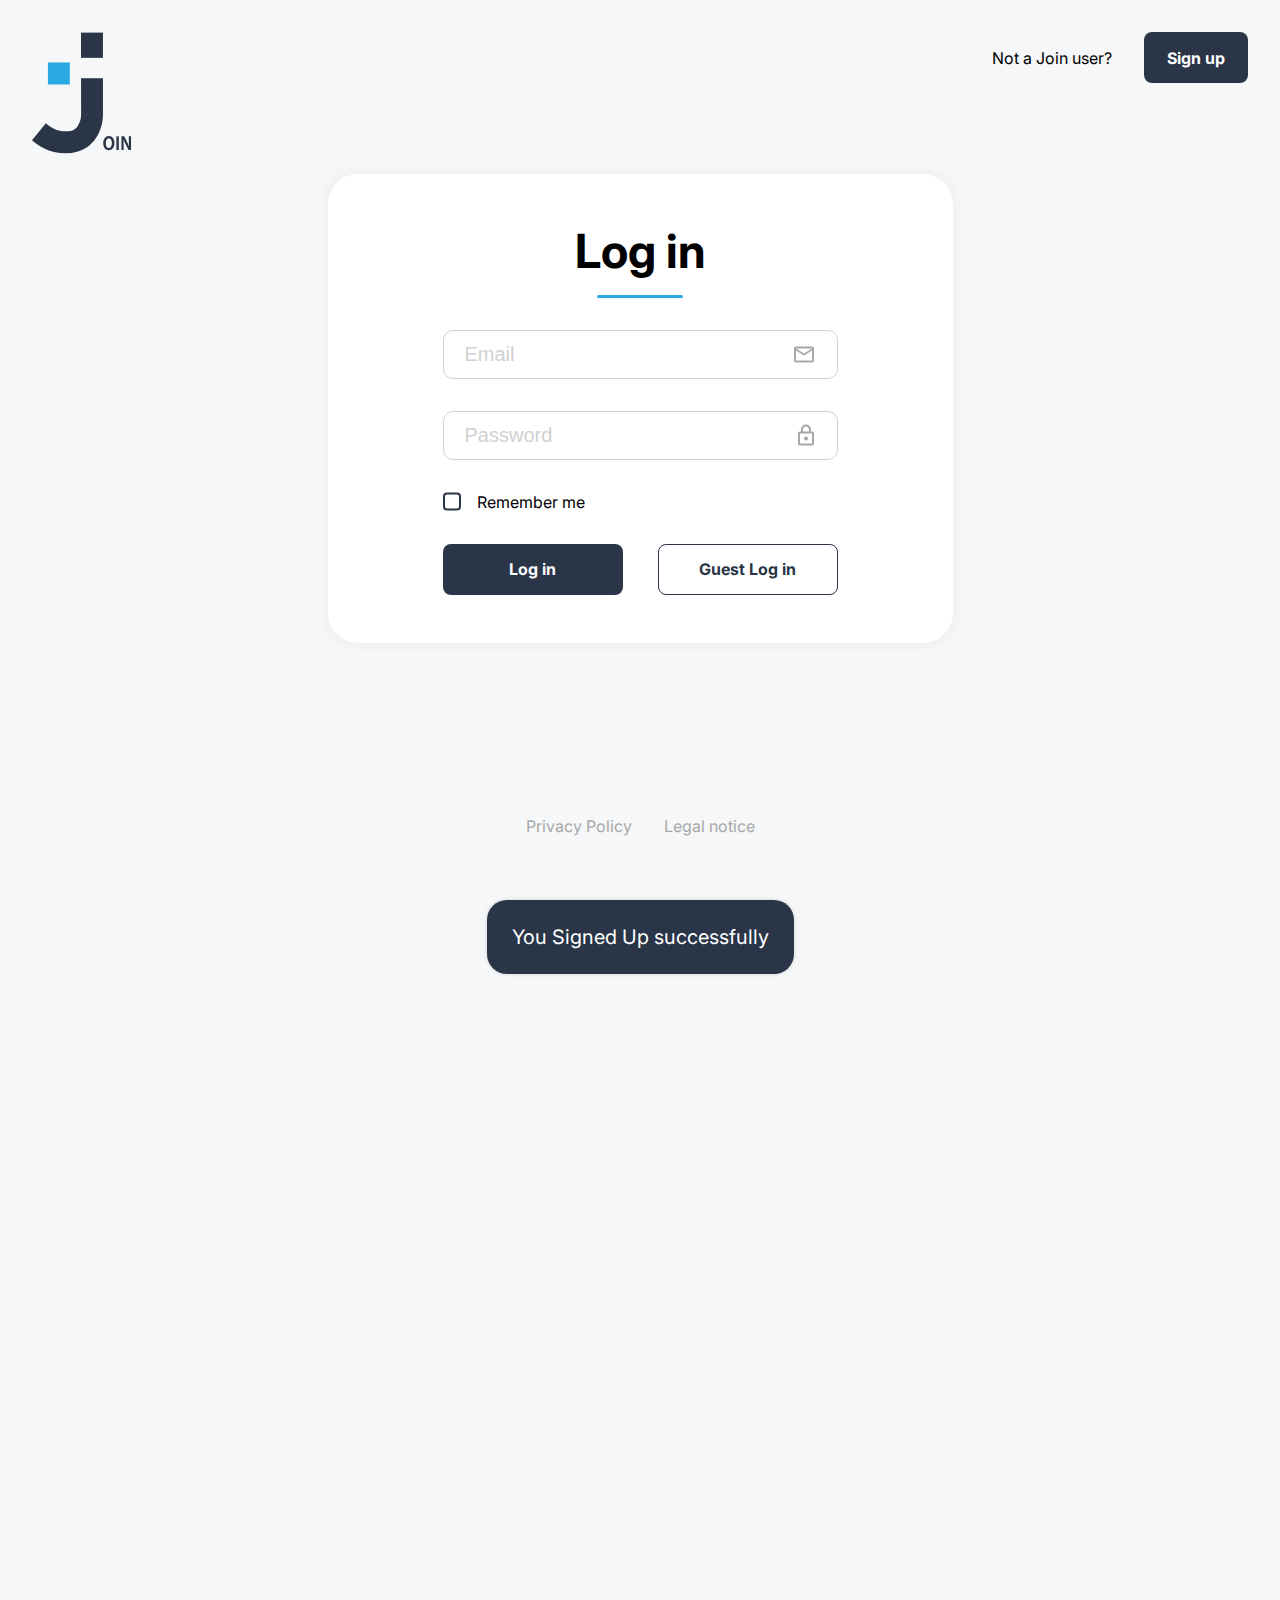
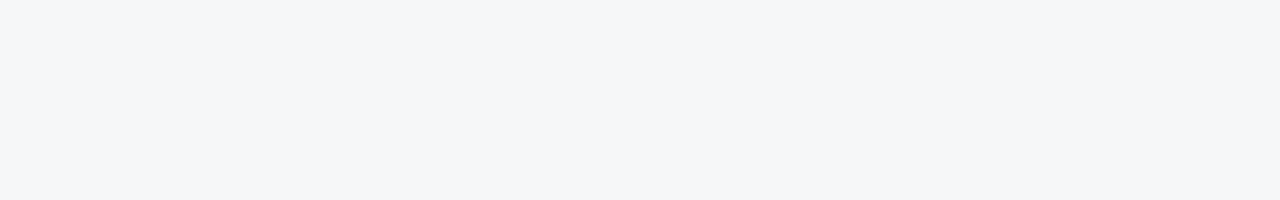
<file: Frontend Join/help.html>
<!DOCTYPE html>
<html lang="en">

<head>
  <meta charset="UTF-8" />
  <meta name="viewport" content="width=device-width, initial-scale=1.0" />
  <title>Help</title>
  <link rel="stylesheet" href="./style.css" />
  <link rel="stylesheet" href="./assets/fonts/Inter/inter.css" />
  <link rel="stylesheet" href="./styles/mediaquerySidebarAndFooter.css" />
  <link rel="stylesheet" href="./styles/help.css" />
  <link rel="shortcut icon" href="./assets/favicon.png" type="image/x-icon" />
  <script src="./script.js"></script>
</head>

<body>
  <div class="pageContent">
    <header>
      <div class="project">
        <p>Kanban Project Managment Tool</p>
        <img src="./assets/img/resp_header.svg" alt="" />
      </div>
      <div class="picture">
        <a href="./help.html">
          <div class="help">
            <img src="./assets/img/help.png" alt="" />
          </div>
        </a>
        <div class="userIcon">
          <p></p>
        </div>
      </div>
      <div id="headerDropdown" class="dnone">
        <a href="./help.html">Help</a>
        <a href="./legalNotice.html">Legal Notice</a>
        <a href="./privacyPolicy.html">Privacy Policy</a>
        <a href="./index.html" onclick="logOut()">Log out</a>
      </div>
    </header>
    <section id="sidebar">
      <img class="sidebarLogo" src="./assets/img/Join logo vector.svg" alt="Join Logo" />
      <div id="menu" class="menu">
        <a id="summary" class="menuButton" href="./summary.html">
          <img class="menuIcon" src="./assets/img/summary_icon.svg" alt="summary icon" />
          <span>Summary</span>
        </a>
        <a id="addTask" class="menuButton" href="./addTasks.html">
          <img class="menuIcon" src="./assets/img/add_task_icon.svg" alt="add_task_icon" />
          <span>Add Task</span>
        </a>
        <a id="board" class="menuButton" href="./board.html">
          <img class="menuIcon" src="./assets/img/board_icon.svg" alt="board_icon" />
          <span>Board</span>
        </a>
        <a id="contacts" class="menuButton" href="./contacts.html">
          <img class="menuIcon" src="./assets/img/contacts_icon.svg" alt="contacts_icon" />
          <span>Contacts</span>
        </a>
      </div>
      <div class="links">
        <a class="linkButton" href="./privacyPolicy.html">Privacy Policy</a>
        <a class="linkButton" href="./legalNotice.html">Legal notice</a>
      </div>
    </section>
    <main>
      <div class="content">
        <div class="heading">
          <h1>Help</h1>
          <div onclick="goBack()" class="backButton">
            <img src="./assets/img/arrow_button_img.svg" alt="" />
          </div>
        </div>
        <p>
          Welcome to the help page for Join, your guide to using our kanban
          project management tool. Here, we'll provide an overview of what Join
          is, how it can benefit you, and how to use it.
        </p>

        <h2>What is Join?</h2>
        <p>
          Join is a kanban-based project management tool designed and built by a
          group of dedicated students as part of their web development bootcamp at
          the Developer Akademie.
        </p>
        <p>
          Kanban, a Japanese term meaning "billboard", is a highly effective
          method to visualize work, limit work-in-progress, and maximize
          efficiency (or flow). Join leverages the principles of kanban to help
          users manage their tasks and projects in an intuitive, visual interface.
        </p>
        <p>
          It is important to note that Join is designed as an educational exercise
          and is not intended for extensive business usage. While we strive to
          ensure the best possible user experience, we cannot guarantee consistent
          availability, reliability, accuracy, or other aspects of quality
          regarding Join.
        </p>

        <h2>How to use it</h2>
        <p>Here is a step-by-step guide on how to use Join:</p>

        <div>
          <h3>1. Exploring the Board</h3>
          <p>
            When you log in to Join, you'll find a default board. This board
            represents your project and contains four default lists: "To Do", "In
            Progress", "Await feedback", and "Done".
          </p>
        </div>

        <div>
          <h3>2. Creating Contacts</h3>
          <p>
            In Join, you can add contacts to collaborate on your projects. Go to
            the "Contacts" section, click on "New contact", and fill in the
            required information. Once added, these contacts can be assigned tasks
            and they can interact with the tasks on the board.
          </p>
        </div>

        <div>
          <h3>3. Adding Cards</h3>
          <p>
            Now that you've added your contacts, you can start adding cards. Cards
            represent individual tasks. Click the "+" button under the appropriate
            list to create a new card. Fill in the task details in the card, like
            task name, description, due date, assignees, etc.
          </p>
        </div>

        <div>
          <h3>4. Moving Cards</h3>
          <p>
            As the task moves from one stage to another, you can reflect that on
            the board by dragging and dropping the card from one list to another.
          </p>
        </div>

        <div>
          <h3>5. Deleting Cards</h3>
          <p>
            Once a task is completed, you can either move it to the "Done" list or
            delete it. Deleting a card will permanently remove it from the board.
            Please exercise caution when deleting cards, as this action is
            irreversible.
          </p>
        </div>

        <p>
          Remember that using Join effectively requires consistent updates from
          you and your team to ensure the board reflects the current state of your
          project.
        </p>
        <p>
          Have more questions about Join? Feel free to contact us at [Your Contact
          Email]. We're here to help you!
        </p>

        <h3><strong>Enjoy using Join!</strong></h3>
      </div>
    </main>
    <footer>
      <section class="footerMenu">
        <a id="respSummary" class="respMenuButton" href="./summary.html">
          <img class="menuIcon" src="./assets/img/summary_icon.svg" alt="summary icon" />
          <span>Summary</span>
        </a>
        <a id="addTask" class="respMenuButton" href="./addTasks.html">
          <img class="menuIcon" src="./assets/img/add_task_icon.svg" alt="add_task_icon" />
          <span>Add Task</span>
        </a>
        <a id="board" class="respMenuButton" href="./board.html">
          <img class="menuIcon" src="./assets/img/board_icon.svg" alt="board_icon" />
          <span>Board</span>
        </a>
        <a id="contacts" class="respMenuButton" href="./contacts.html">
          <img class="menuIcon" src="./assets/img/contacts_icon.svg" alt="contacts_icon" />
          <span>Contacts</span>
        </a>
      </section>
    </footer>
  </div>
</body>

</html>
</file>
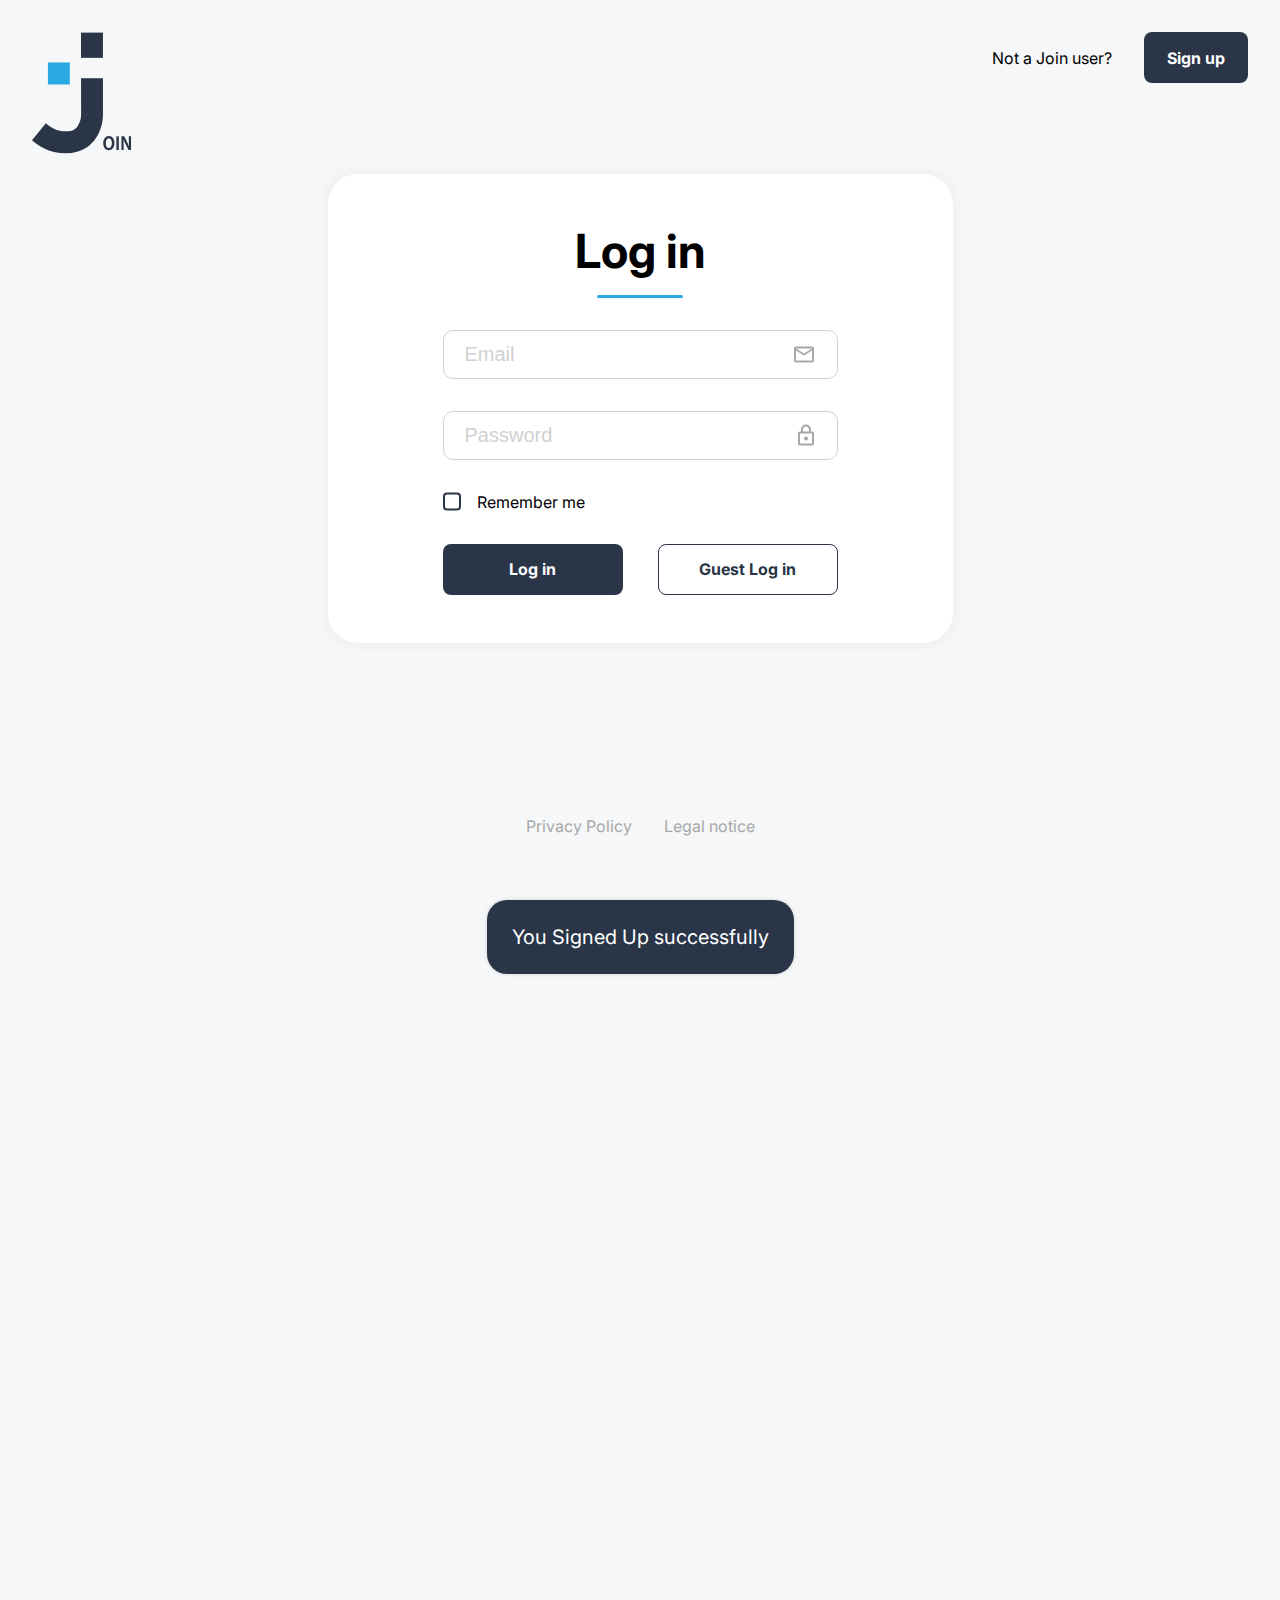
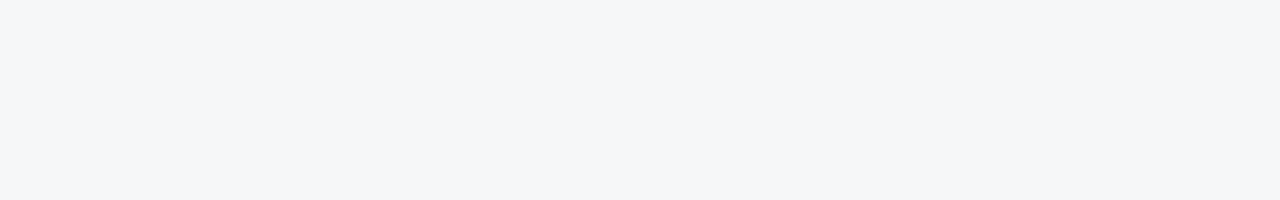
<file: Frontend Join/legalNotice.html>
<!DOCTYPE html>
<html lang="en">

<head>
  <meta charset="UTF-8" />
  <meta name="viewport" content="width=device-width, initial-scale=1.0" />
  <title>Legal Notice</title>
  <link rel="stylesheet" href="./style.css" />
  <link rel="stylesheet" href="./assets/fonts/Inter/inter.css" />
  <link rel="stylesheet" href="./styles/mediaquerySidebarAndFooter.css" />
  <link rel="stylesheet" href="./styles/legalNotice.css" />
  <link rel="shortcut icon" href="./assets/favicon.png" type="image/x-icon" />
  <script src="./script.js"></script>
</head>

<body>

  <section id="sidebar">
    <img class="sidebarLogo" src="./assets/img/Join logo vector.svg" alt="Join Logo" />
    <div id="menu" class="menu">
      <a id="summary" class="menuButton" href="./summary.html">
        <img class="menuIcon" src="./assets/img/summary_icon.svg" alt="summary icon" />
        <span>Summary</span>
      </a>
      <a id="addTask" class="menuButton" href="./addTasks.html">
        <img class="menuIcon" src="./assets/img/add_task_icon.svg" alt="add_task_icon" />
        <span>Add Task</span>
      </a>
      <a id="board" class="menuButton" href="./board.html">
        <img class="menuIcon" src="./assets/img/board_icon.svg" alt="board_icon" />
        <span>Board</span>
      </a>
      <a id="contacts" class="menuButton" href="./contacts.html">
        <img class="menuIcon" src="./assets/img/contacts_icon.svg" alt="contacts_icon" />
        <span>Contacts</span>
      </a>
    </div>
    <div class="links">
      <a class="linkButton" href="./privacyPolicy.html">Privacy Policy</a>
      <a class="linkButton activeLink" href="./legalNotice.html">Legal notice</a>
    </div>
  </section>

  <div class="pageContent">
    <header>
      <div class="project">
        <p>Kanban Project Managment Tool</p>
        <img src="./assets/img/resp_header.svg" alt="" />
      </div>
    </header>
    <main>
      <section class="content">
        <div class="heading">
          <h1>Legal Notice</h1>
          <div onclick="goBack()" class="backButton">
            <img src="./assets/img/arrow_button_img.svg" alt="" />
          </div>
        </div>

        <p>
          Peter Wolf <br>
          Tolstoistr. 4a <br>
          17491 Greifswald
        </p>
        <h3>Contact</h3>
        <p>Phone: +49 1749673021 <br>
         E-Mail: contact@peeet.net</p>

        <div>
          <h3>Acceptance of terms</h3>
          <p>
            By accessing and using Join (Product), you acknowledge and agree
            to the following terms and conditions, and any policies,
            guidelines, or amendments thereto that may be presented to you
            from time to time. We, the listed students, may update or change
            the terms and conditions from time to time without notice.
          </p>
        </div>
        <div>
          <h3>Scope and ownership of the product</h3>
          <p>
            Join has been developed as part of a student group project in a
            web development bootcamp at the Developer Akademie GmbH. It has an
            educational purpose and is not intended for extensive personal &
            business usage. As such, we cannot guarantee consistent
            availability, reliability, accuracy, or any other aspect of
            quality regarding this Product.
          </p>
          <p>
            The design of Join is owned by the Developer Akademie GmbH.
            Unauthorized use, reproduction, modification, distribution, or
            replication of the design is strictly prohibited.
          </p>
        </div>
        <div>
          <h3>Proprietary rights</h3>
          <p>
            Aside from the design owned by Developer Akademie GmbH, we, the
            listed students, retain all proprietary rights in Join, including
            any associated copyrighted material, trademarks, and other
            proprietary information.
          </p>
        </div>
        <div>
          <h3>Use of the product</h3>
          <p>
            Join is intended to be used for lawful purposes only, in
            accordance with all applicable laws and regulations. Any use of
            Join for illegal activities, or to harass, harm, threaten, or
            intimidate another person, is strictly prohibited. You are solely
            responsible for your interactions with other users of Join.
          </p>
        </div>
        <div>
          <h3>Disclaimer of warranties and limitation of liability</h3>
          <p>
            Join is provided "as is" without warranty of any kind, whether
            express or implied, including but not limited to the implied
            warranties of merchantability, fitness for a particular purpose,
            and non-infringement. In no event will we, the listed students, or
            the Developer Akademie, be liable for any direct, indirect,
            incidental, special, consequential or exemplary damages, including
            but not limited to, damages for loss of profits, goodwill, use,
            data, or other intangible losses, even if we have been advised of
            the possibility of such damages, arising out of or in connection
            with the use or performance of Join.
          </p>
        </div>
        <div>
          <h3>Indemnity</h3>
          <p>
            You agree to indemnify, defend and hold harmless us, the listed
            students, the Developer Akademie, and our affiliates, partners,
            officers, directors, agents, and employees, from and against any
            claim, demand, loss, damage, cost, or liability (including
            reasonable legal fees) arising out of or relating to your use of
            Join and/or your breach of this Legal Notice.
          </p>
          <p>
            For any questions or notices, please contact us at contact@peeet.net.
          </p>
        </div>
        <p>Date: October 29, 2024</p>
      </section>
    </main>
    <footer>
      <section class="footerMenu">
        <a id="respSummary" class="respMenuButton"
          href="https://join-0724-aw-2.developerakademie.net/Join/summary.html">
          <img class="menuIcon" src="./assets/img/summary_icon.svg" alt="summary icon" />
          <span>Summary</span>
        </a>
        <a id="addTask" class="respMenuButton respActive"
          href="https://join-0724-aw-2.developerakademie.net/Join/addTasks.html">
          <img class="menuIcon" src="./assets/img/add_task_icon.svg" alt="add_task_icon" />
          <span>Add Task</span>
        </a>
        <a id="board" class="respMenuButton" href="https://join-0724-aw-2.developerakademie.net/Join/board.html">
          <img class="menuIcon" src="./assets/img/board_icon.svg" alt="board_icon" />
          <span>Board</span>
        </a>
        <a id="contacts" class="respMenuButton" href="https://join-0724-aw-2.developerakademie.net/Join/contacts.html">
          <img class="menuIcon" src="./assets/img/contacts_icon.svg" alt="contacts_icon" />
          <span>Contacts</span>
        </a>
      </section>
    </footer>
  </div>
</body>

</html>
</file>
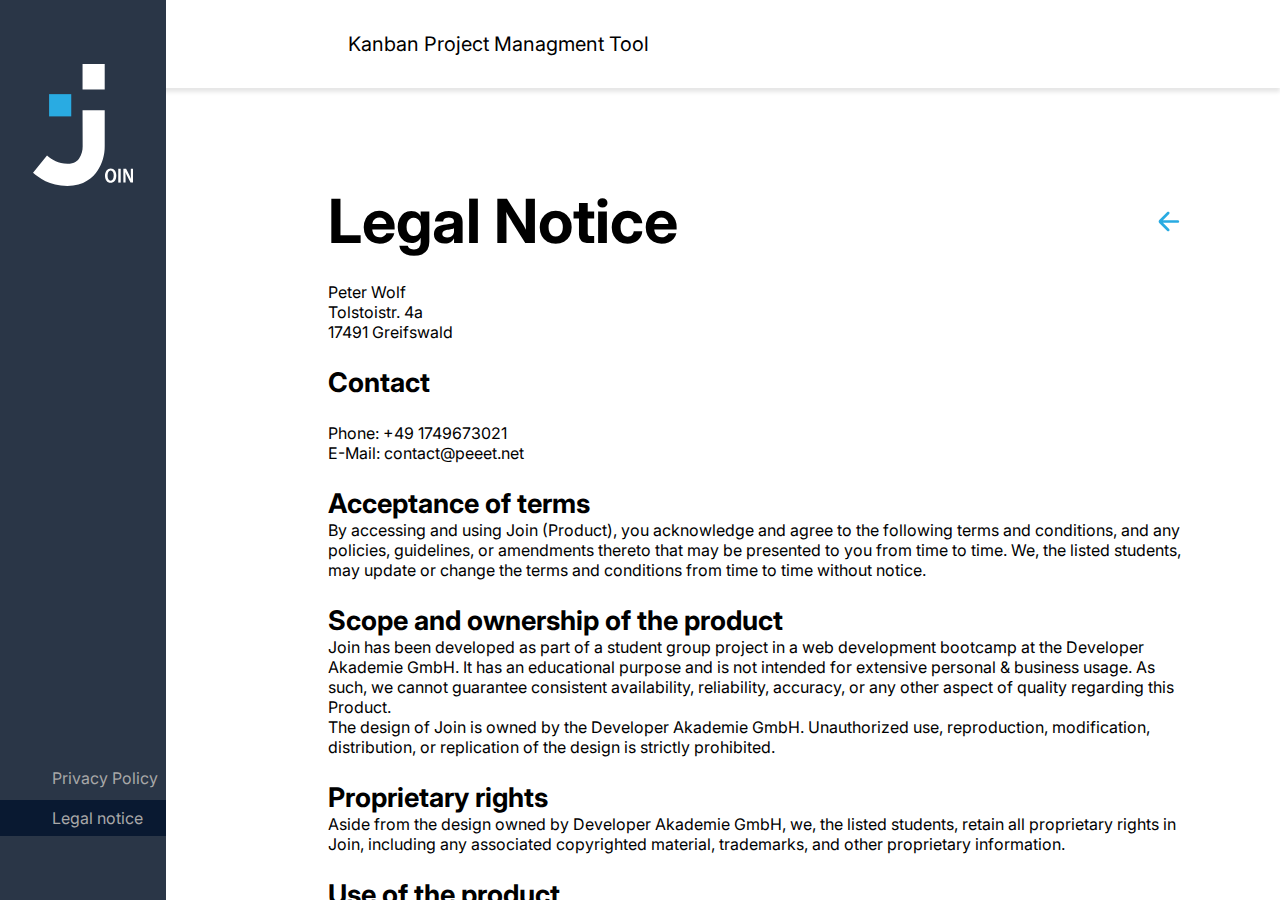
<file: Frontend Join/legalNoticeExternal.html>
<!DOCTYPE html>
<html lang="en">

<head>
  <meta charset="UTF-8" />
  <meta name="viewport" content="width=device-width, initial-scale=1.0" />
  <title>Legal Notice</title>
  <link rel="stylesheet" href="./style.css" />
  <link rel="stylesheet" href="./assets/fonts/Inter/inter.css" />
  <link rel="stylesheet" href="./styles/mediaquerySidebarAndFooter.css" />
  <link rel="stylesheet" href="./styles/legalNotice.css" />
  <link rel="shortcut icon" href="./assets/favicon.png" type="image/x-icon" />
  <script src="./script.js"></script>
</head>

<body>
  <section id="sidebar">
    <img class="sidebarLogo" src="./assets/img/Join logo vector.svg" alt="Join Logo" />
    <div class="links">
      <a class="linkButton" href="privacyPolicyExternal.html">Privacy Policy</a>
      <a class="linkButton activeLink" href="legalNoticeExternal.html">Legal notice</a>
    </div>
  </section>
  <div class="pageContent">
    <header>
      <div class="project">
        <p>Kanban Project Managment Tool</p>
        <img src="./assets/img/resp_header.svg" alt="" />
      </div>
    </header>

    <main>
      <section class="content">
        <div class="heading">
          <h1>Legal Notice</h1>
          <div onclick="goBack()" class="backButton">
            <img src="./assets/img/arrow_button_img.svg" alt="" />
          </div>
        </div>

        <p>
          Peter Wolf <br>
          Tolstoistr. 4a <br>
          17491 Greifswald
        </p>
        <h3>Contact</h3>
        <p>Phone: +49 1749673021 <br>
         E-Mail: contact@peeet.net</p>

        <div>
          <h3>Acceptance of terms</h3>
          <p>
            By accessing and using Join (Product), you acknowledge and agree
            to the following terms and conditions, and any policies,
            guidelines, or amendments thereto that may be presented to you
            from time to time. We, the listed students, may update or change
            the terms and conditions from time to time without notice.
          </p>
        </div>
        <div>
          <h3>Scope and ownership of the product</h3>
          <p>
            Join has been developed as part of a student group project in a
            web development bootcamp at the Developer Akademie GmbH. It has an
            educational purpose and is not intended for extensive personal &
            business usage. As such, we cannot guarantee consistent
            availability, reliability, accuracy, or any other aspect of
            quality regarding this Product.
          </p>
          <p>
            The design of Join is owned by the Developer Akademie GmbH.
            Unauthorized use, reproduction, modification, distribution, or
            replication of the design is strictly prohibited.
          </p>
        </div>
        <div>
          <h3>Proprietary rights</h3>
          <p>
            Aside from the design owned by Developer Akademie GmbH, we, the
            listed students, retain all proprietary rights in Join, including
            any associated copyrighted material, trademarks, and other
            proprietary information.
          </p>
        </div>
        <div>
          <h3>Use of the product</h3>
          <p>
            Join is intended to be used for lawful purposes only, in
            accordance with all applicable laws and regulations. Any use of
            Join for illegal activities, or to harass, harm, threaten, or
            intimidate another person, is strictly prohibited. You are solely
            responsible for your interactions with other users of Join.
          </p>
        </div>
        <div>
          <h3>Disclaimer of warranties and limitation of liability</h3>
          <p>
            Join is provided "as is" without warranty of any kind, whether
            express or implied, including but not limited to the implied
            warranties of merchantability, fitness for a particular purpose,
            and non-infringement. In no event will we, the listed students, or
            the Developer Akademie, be liable for any direct, indirect,
            incidental, special, consequential or exemplary damages, including
            but not limited to, damages for loss of profits, goodwill, use,
            data, or other intangible losses, even if we have been advised of
            the possibility of such damages, arising out of or in connection
            with the use or performance of Join.
          </p>
        </div>
        <div>
          <h3>Indemnity</h3>
          <p>
            You agree to indemnify, defend and hold harmless us, the listed
            students, the Developer Akademie, and our affiliates, partners,
            officers, directors, agents, and employees, from and against any
            claim, demand, loss, damage, cost, or liability (including
            reasonable legal fees) arising out of or relating to your use of
            Join and/or your breach of this Legal Notice.
          </p>
          <p>
            For any questions or notices, please contact us at [Contact
            Email].
          </p>
        </div>
        <p>Date: October 29, 2024</p>
      </section>
    </main>
  </div>
</body>

</html>
</file>
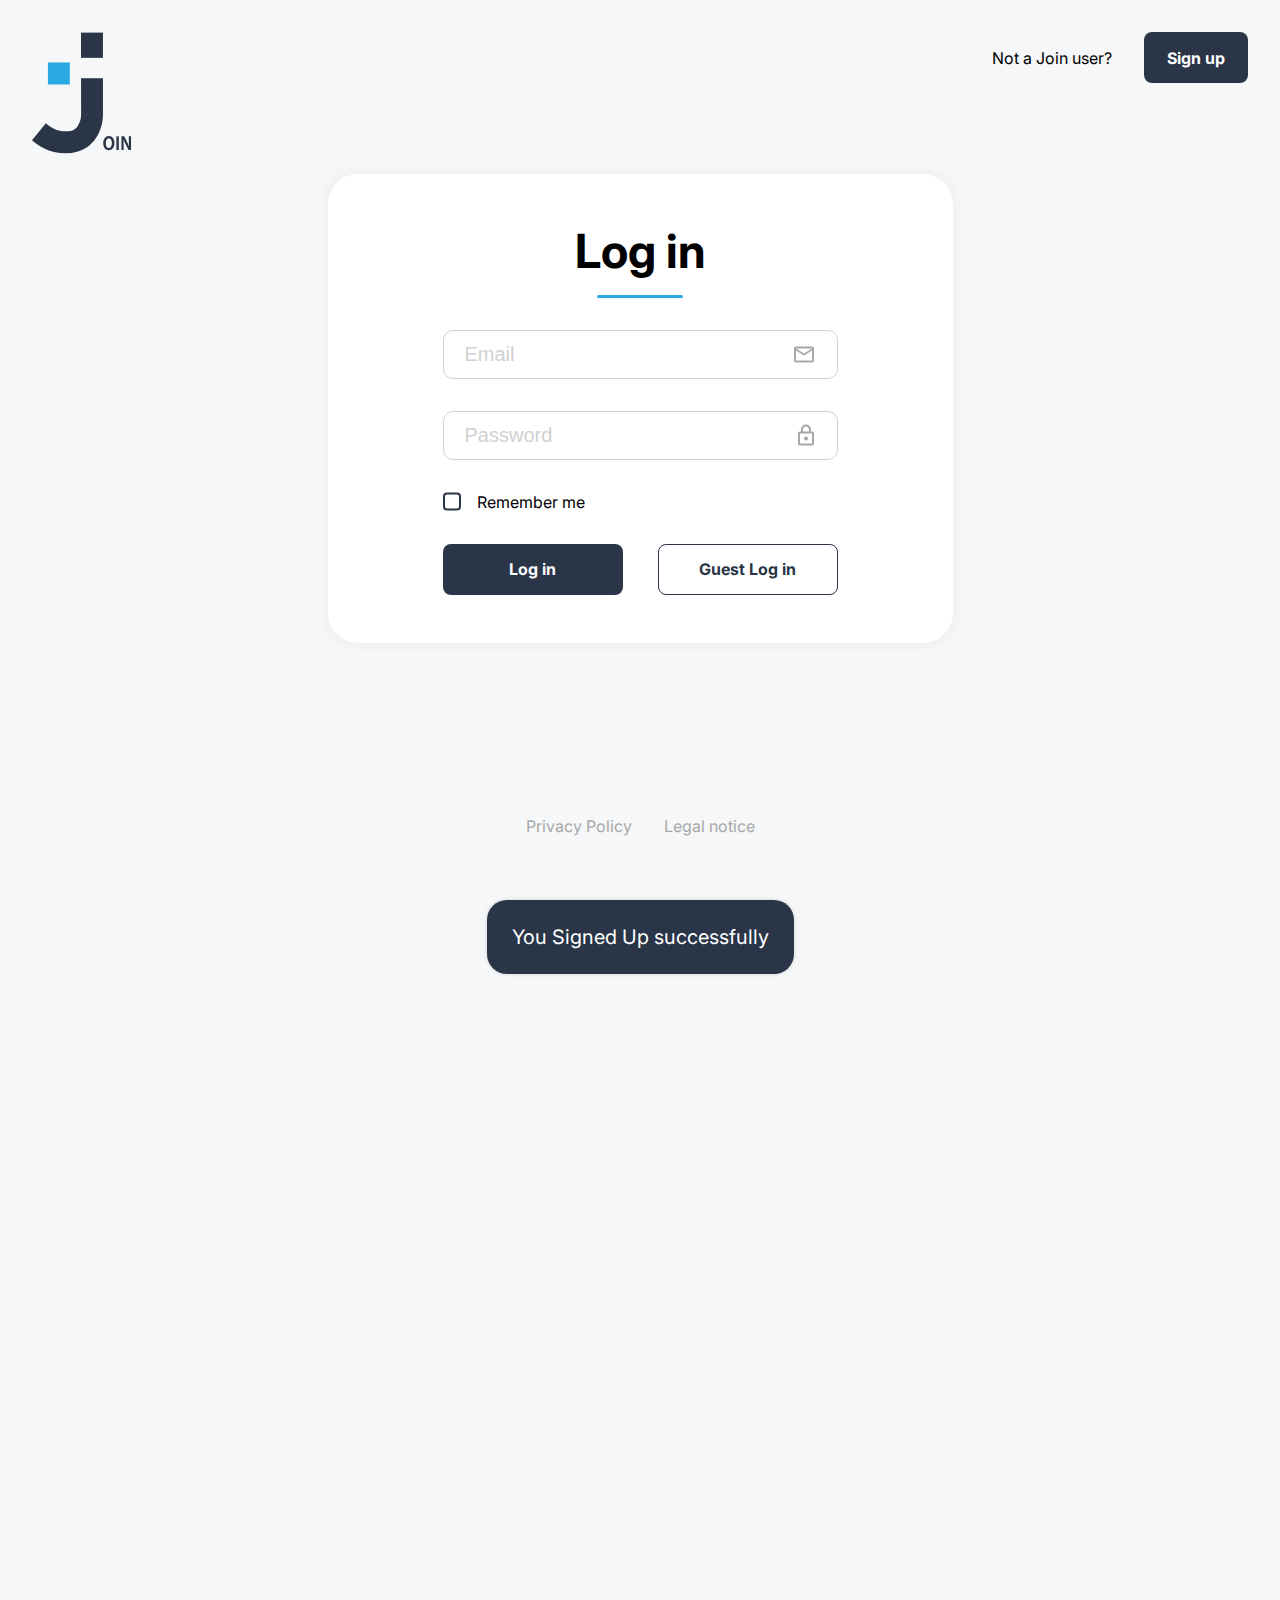
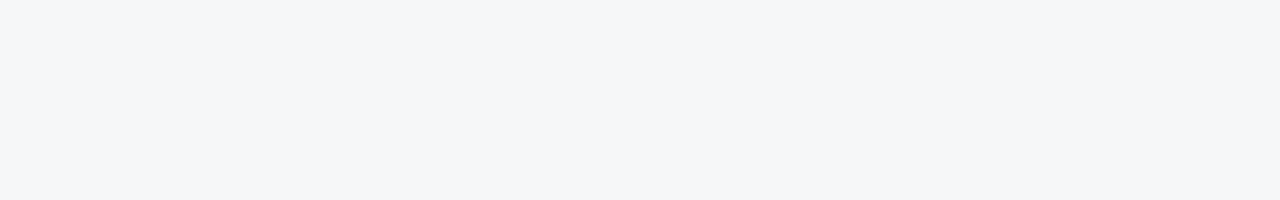
<file: Frontend Join/privacyPolicy.html>
<!DOCTYPE html>
<html lang="en">

<head>
  <meta charset="UTF-8" />
  <meta name="viewport" content="width=device-width, initial-scale=1.0" />
  <title>Privacy Policy</title>
  <link rel="stylesheet" href="./style.css" />
  <link rel="stylesheet" href="./assets/fonts/Inter/inter.css" />
  <link rel="stylesheet" href="./styles/mediaquerySidebarAndFooter.css" />
  <link rel="stylesheet" href="./styles/legalNotice.css" />
  <link rel="shortcut icon" href="./assets/favicon.png" type="image/x-icon" />
  <script src="./script.js"></script>
</head>

<body>
  <section id="sidebar">
    <img class="sidebarLogo" src="./assets/img/Join logo vector.svg" alt="Join Logo" />
    <div id="menu" class="menu">
      <a id="summary" class="menuButton" href="./summary.html">
        <img class="menuIcon" src="./assets/img/summary_icon.svg" alt="summary icon" />
        <span>Summary</span>
      </a>
      <a id="addTask" class="menuButton" href="./addTasks.html">
        <img class="menuIcon" src="./assets/img/add_task_icon.svg" alt="add_task_icon" />
        <span>Add Task</span>
      </a>
      <a id="board" class="menuButton" href="./board.html">
        <img class="menuIcon" src="./assets/img/board_icon.svg" alt="board_icon" />
        <span>Board</span>
      </a>
      <a id="contacts" class="menuButton" href="./contacts.html">
        <img class="menuIcon" src="./assets/img/contacts_icon.svg" alt="contacts_icon" />
        <span>Contacts</span>
      </a>
    </div>
    <div class="links">
      <a class="linkButton activeLink" href="./privacyPolicy.html">Privacy Policy</a>
      <a class="linkButton" href="./legalNotice.html">Legal notice</a>
    </div>
  </section>
  <div class="pageContent">
    <header>
      <div class="project">
        <p>Kanban Project Managment Tool</p>
        <img src="./assets/img/resp_header.svg" alt="" />
      </div>
    </header>
    <main>
      <section class="content">
        <div class="heading">
          <h1>Privacy Policy</h1>
          <div onclick="goBack()" class="backButton">
            <img src="./assets/img/arrow_button_img.svg" alt="" />
          </div>
        </div>

        <h2>1. Privacy Overview</h2>
        <h3>General Information</h3>
        <p>
          The following information provides a simple overview of what happens
          to your personal data when you visit this website. Personal data
          includes all data with which you can be personally identified.
          Detailed information on the topic of data protection can be found in
          our privacy policy below.
        </p>

        <h3>Data Collection on This Website</h3>
        <p>Who is responsible for data collection on this website?</p>
        <p>
          Data processing on this website is carried out by the website
          operator. Their contact details can be found in the section
          “Information on the Responsible Party” in this privacy policy.
        </p>

        <p>How do we collect your data?</p>
        <p>
          Your data is collected when you provide it to us. This could, for
          example, be data that you enter into a contact form.
        </p>
        <p>
          Other data is collected automatically or with your consent when you
          visit the website, primarily technical data (e.g., internet browser,
          operating system, or the time of page access). This data is
          collected automatically as soon as you enter this website.
        </p>

        <p>What do we use your data for?</p>
        <p>
          Part of the data is collected to ensure the website operates without
          errors. Other data may be used to analyze your user behavior.
        </p>

        <p>What rights do you have regarding your data?</p>
        <p>
          You have the right to obtain, at any time and free of charge,
          information about the origin, recipient, and purpose of your stored
          personal data. You also have the right to request the correction or
          deletion of this data. If you have given your consent to data
          processing, you can revoke it at any time for the future. You also
          have the right to request the restriction of processing your
          personal data under certain circumstances. Furthermore, you have the
          right to file a complaint with the responsible supervisory
          authority.
        </p>
        <p>
          For further questions about data protection, you can contact us at
          any time.
        </p>

        <h2>2. General Information and Mandatory Disclosures</h2>
        <h3>Data Protection</h3>
        <p>
          The operators of these pages take the protection of your personal
          data very seriously. We treat your personal data confidentially and
          according to statutory data protection regulations and this privacy
          policy.
        </p>
        <p>
          When you use this website, various personal data is collected.
          Personal data is data by which you can be personally identified.
          This privacy policy explains which data we collect and what we use
          it for. It also explains how and for what purpose this occurs.
        </p>
        <p>
          We point out that data transmission over the Internet (e.g., when
          communicating by e-mail) can have security vulnerabilities. Complete
          protection of data from access by third parties is not possible.
        </p>

        <h3>Information on the Responsible Party</h3>
        <p>The responsible party for data processing on this website is:</p>
        <address>
          Peter Wolf<br />
          Tolstoistr. 4a<br />
          17491 Greifswald<br />
          Phone: +49 1749673021<br />
          Email: contact@peeet.com<br />
        </address>

        <p>
          The responsible party is the natural or legal person who, alone or
          jointly with others, determines the purposes and means of processing
          personal data (e.g., names, e-mail addresses, etc.).
        </p>

        <h3>Storage Duration</h3>
        <p>
          Unless a more specific storage period is mentioned in this privacy
          policy, your personal data will remain with us until the purpose for
          data processing no longer applies. If you make a legitimate request
          for deletion or revoke consent to data processing, your data will be
          deleted, provided we have no other legally permissible reasons for
          storing your personal data (e.g., tax or commercial retention
          periods); in the latter case, deletion occurs after these reasons no
          longer apply.
        </p>

        <h3>
          General Information on the Legal Bases for Data Processing on This
          Website
        </h3>
        <p>
          If you have consented to data processing, we process your personal
          data on the basis of Art. 6(1)(a) GDPR or Art. 9(2)(a) GDPR if
          special data categories under Art. 9(1) GDPR are processed. In the
          event of express consent to the transfer of personal data to third
          countries, data processing is also based on Art. 49(1)(a) GDPR. If
          you have consented to the storage of cookies or access to
          information in your end device (e.g., via device fingerprinting),
          data processing is additionally based on § 25(1) TTDSG. Consent is
          revocable at any time. If your data is necessary for the fulfillment
          of a contract or pre-contractual measures, we process your data on
          the basis of Art. 6(1)(b) GDPR. Further processing of your data
          occurs only as necessary for compliance with a legal obligation
          (Art. 6(1)(c) GDPR) or for legitimate interests under Art. 6(1)(f)
          GDPR.
        </p>
      </section>
    </main>
    <footer>
      <section class="footerMenu">
        <a id="respSummary" class="respMenuButton"
          href="https://join-0724-aw-2.developerakademie.net/Join/summary.html">
          <img class="menuIcon" src="./assets/img/summary_icon.svg" alt="summary icon" />
          <span>Summary</span>
        </a>
        <a id="addTask" class="respMenuButton respActive"
          href="https://join-0724-aw-2.developerakademie.net/Join/addTasks.html">
          <img class="menuIcon" src="./assets/img/add_task_icon.svg" alt="add_task_icon" />
          <span>Add Task</span>
        </a>
        <a id="board" class="respMenuButton" href="https://join-0724-aw-2.developerakademie.net/Join/board.html">
          <img class="menuIcon" src="./assets/img/board_icon.svg" alt="board_icon" />
          <span>Board</span>
        </a>
        <a id="contacts" class="respMenuButton" href="https://join-0724-aw-2.developerakademie.net/Join/contacts.html">
          <img class="menuIcon" src="./assets/img/contacts_icon.svg" alt="contacts_icon" />
          <span>Contacts</span>
        </a>
      </section>
    </footer>
  </div>
</body>

</html>
</file>
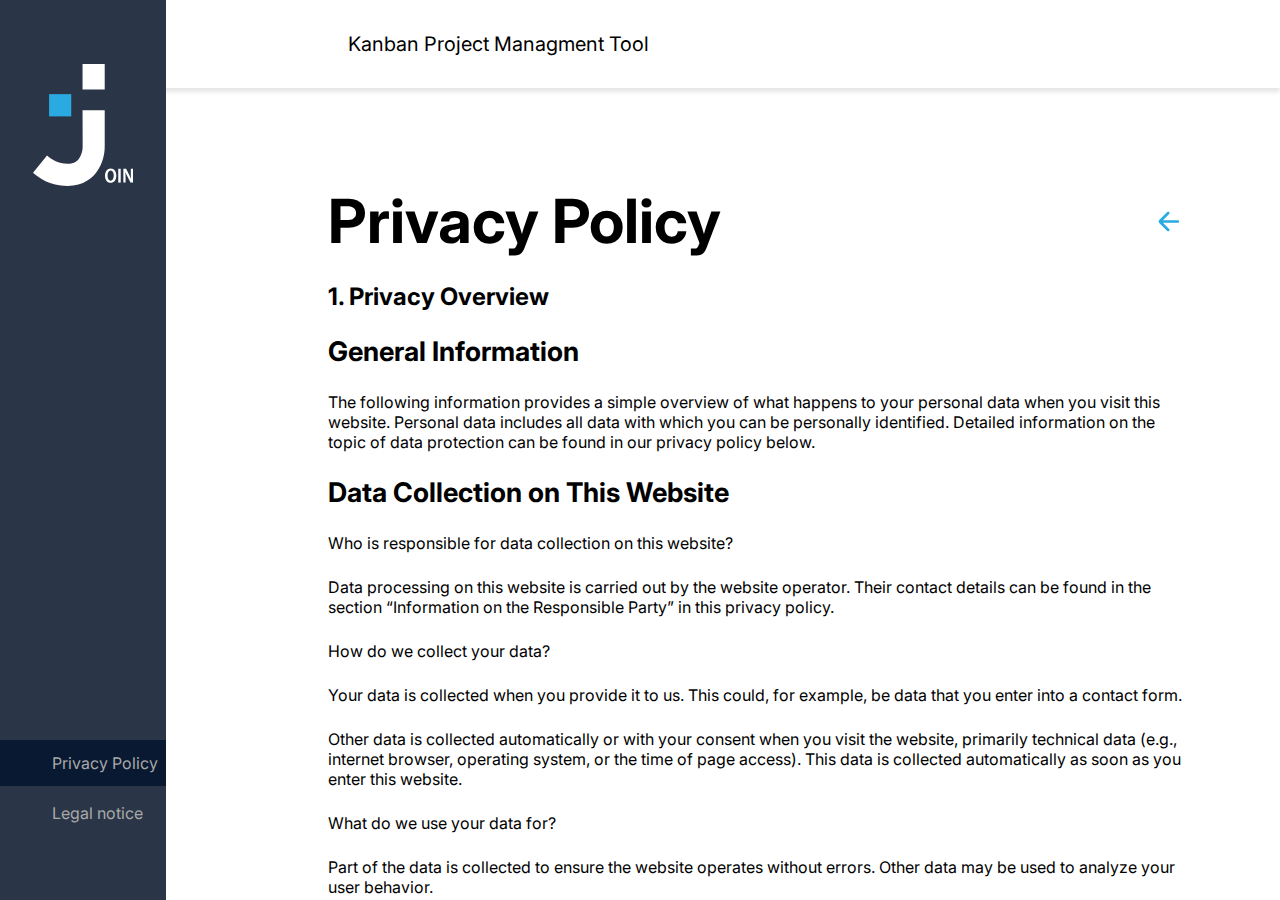
<file: Frontend Join/privacyPolicyExternal.html>
<!DOCTYPE html>
<html lang="en">

<head>
  <meta charset="UTF-8" />
  <meta name="viewport" content="width=device-width, initial-scale=1.0" />
  <title>Privacy Policy</title>
  <link rel="stylesheet" href="./style.css" />
  <link rel="stylesheet" href="./assets/fonts/Inter/inter.css" />
  <link rel="stylesheet" href="./styles/mediaquerySidebarAndFooter.css" />
  <link rel="stylesheet" href="./styles/legalNotice.css" />
  <link rel="shortcut icon" href="./assets/favicon.png" type="image/x-icon" />
  <script src="./script.js"></script>
</head>

<body>
  <section id="sidebar">
    <img class="sidebarLogo" src="./assets/img/Join logo vector.svg" alt="Join Logo" />
    <div id="menu" class="menu">

      <div class="links">
        <div class="menuLink activeLink">
          <a class="linkButton" href="privacyPolicyExternal.html">Privacy Policy</a>
        </div>
        <div class="menuLink">
          <a class="linkButton" href="legalNoticeExternal.html">Legal notice</a>
        </div>
      </div>
  </section>
  <div class="pageContent">
    <header>
      <div class="project">
        <p>Kanban Project Managment Tool</p>
        <img src="./assets/img/resp_header.svg" alt="" />
      </div>
    </header>
    <main>
      <section class="content">
        <div class="heading">
          <h1>Privacy Policy</h1>
          <div onclick="goBack()" class="backButton">
            <img src="./assets/img/arrow_button_img.svg" alt="" />
          </div>
        </div>

        <h2>1. Privacy Overview</h2>
        <h3>General Information</h3>
        <p>The following information provides a simple overview of what happens to your personal data when you visit
          this website. Personal data includes all data with which you can be personally identified. Detailed
          information on the topic of data protection can be found in our privacy policy below.</p>

        <h3>Data Collection on This Website</h3>
        <p>Who is responsible for data collection on this website?</p>
        <p>Data processing on this website is carried out by the website operator. Their contact details can be found in
          the section “Information on the Responsible Party” in this privacy policy.</p>

        <p>How do we collect your data?</p>
        <p>Your data is collected when you provide it to us. This could, for example, be data that you enter into a
          contact form.</p>
        <p>Other data is collected automatically or with your consent when you visit the website, primarily technical
          data (e.g., internet browser, operating system, or the time of page access). This data is collected
          automatically as soon as you enter this website.</p>

        <p>What do we use your data for?</p>
        <p>Part of the data is collected to ensure the website operates without errors. Other data may be used to
          analyze your user behavior.</p>

        <p>What rights do you have regarding your data?</p>
        <p>You have the right to obtain, at any time and free of charge, information about the origin, recipient, and
          purpose of your stored personal data. You also have the right to request the correction or deletion of this
          data. If you have given your consent to data processing, you can revoke it at any time for the future. You
          also have the right to request the restriction of processing your personal data under certain circumstances.
          Furthermore, you have the right to file a complaint with the responsible supervisory authority.</p>
        <p>For further questions about data protection, you can contact us at any time.</p>

        <h2>2. General Information and Mandatory Disclosures</h2>
        <h3>Data Protection</h3>
        <p>The operators of these pages take the protection of your personal data very seriously. We treat your personal
          data confidentially and according to statutory data protection regulations and this privacy policy.</p>
        <p>When you use this website, various personal data is collected. Personal data is data by which you can be
          personally identified. This privacy policy explains which data we collect and what we use it for. It also
          explains how and for what purpose this occurs.</p>
        <p>We point out that data transmission over the Internet (e.g., when communicating by e-mail) can have security
          vulnerabilities. Complete protection of data from access by third parties is not possible.</p>

        <h3>Information on the Responsible Party</h3>
        <p>The responsible party for data processing on this website is:</p>
        <address>
          Peter Wolf<br />
          Tolstoistr. 4a<br />
          17491 Greifswald<br />
          Phone: +49 1749673021<br />
          Email: contact@peeet.com<br />
        </address>

        <p>The responsible party is the natural or legal person who, alone or jointly with others, determines the
          purposes and means of processing personal data (e.g., names, e-mail addresses, etc.).</p>

        <h3>Storage Duration</h3>
        <p>Unless a more specific storage period is mentioned in this privacy policy, your personal data will remain
          with us until the purpose for data processing no longer applies. If you make a legitimate request for deletion
          or revoke consent to data processing, your data will be deleted, provided we have no other legally permissible
          reasons for storing your personal data (e.g., tax or commercial retention periods); in the latter case,
          deletion occurs after these reasons no longer apply.</p>

        <h3>General Information on the Legal Bases for Data Processing on This Website</h3>
        <p>If you have consented to data processing, we process your personal data on the basis of Art. 6(1)(a) GDPR or
          Art. 9(2)(a) GDPR if special data categories under Art. 9(1) GDPR are processed. In the event of express
          consent to the transfer of personal data to third countries, data processing is also based on Art. 49(1)(a)
          GDPR. If you have consented to the storage of cookies or access to information in your end device (e.g., via
          device fingerprinting), data processing is additionally based on § 25(1) TTDSG. Consent is revocable at any
          time. If your data is necessary for the fulfillment of a contract or pre-contractual measures, we process your
          data on the basis of Art. 6(1)(b) GDPR. Further processing of your data occurs only as necessary for
          compliance with a legal obligation (Art. 6(1)(c) GDPR) or for legitimate interests under Art. 6(1)(f) GDPR.
        </p>

      </section>
    </main>
  </div>
</body>

</html>
</file>
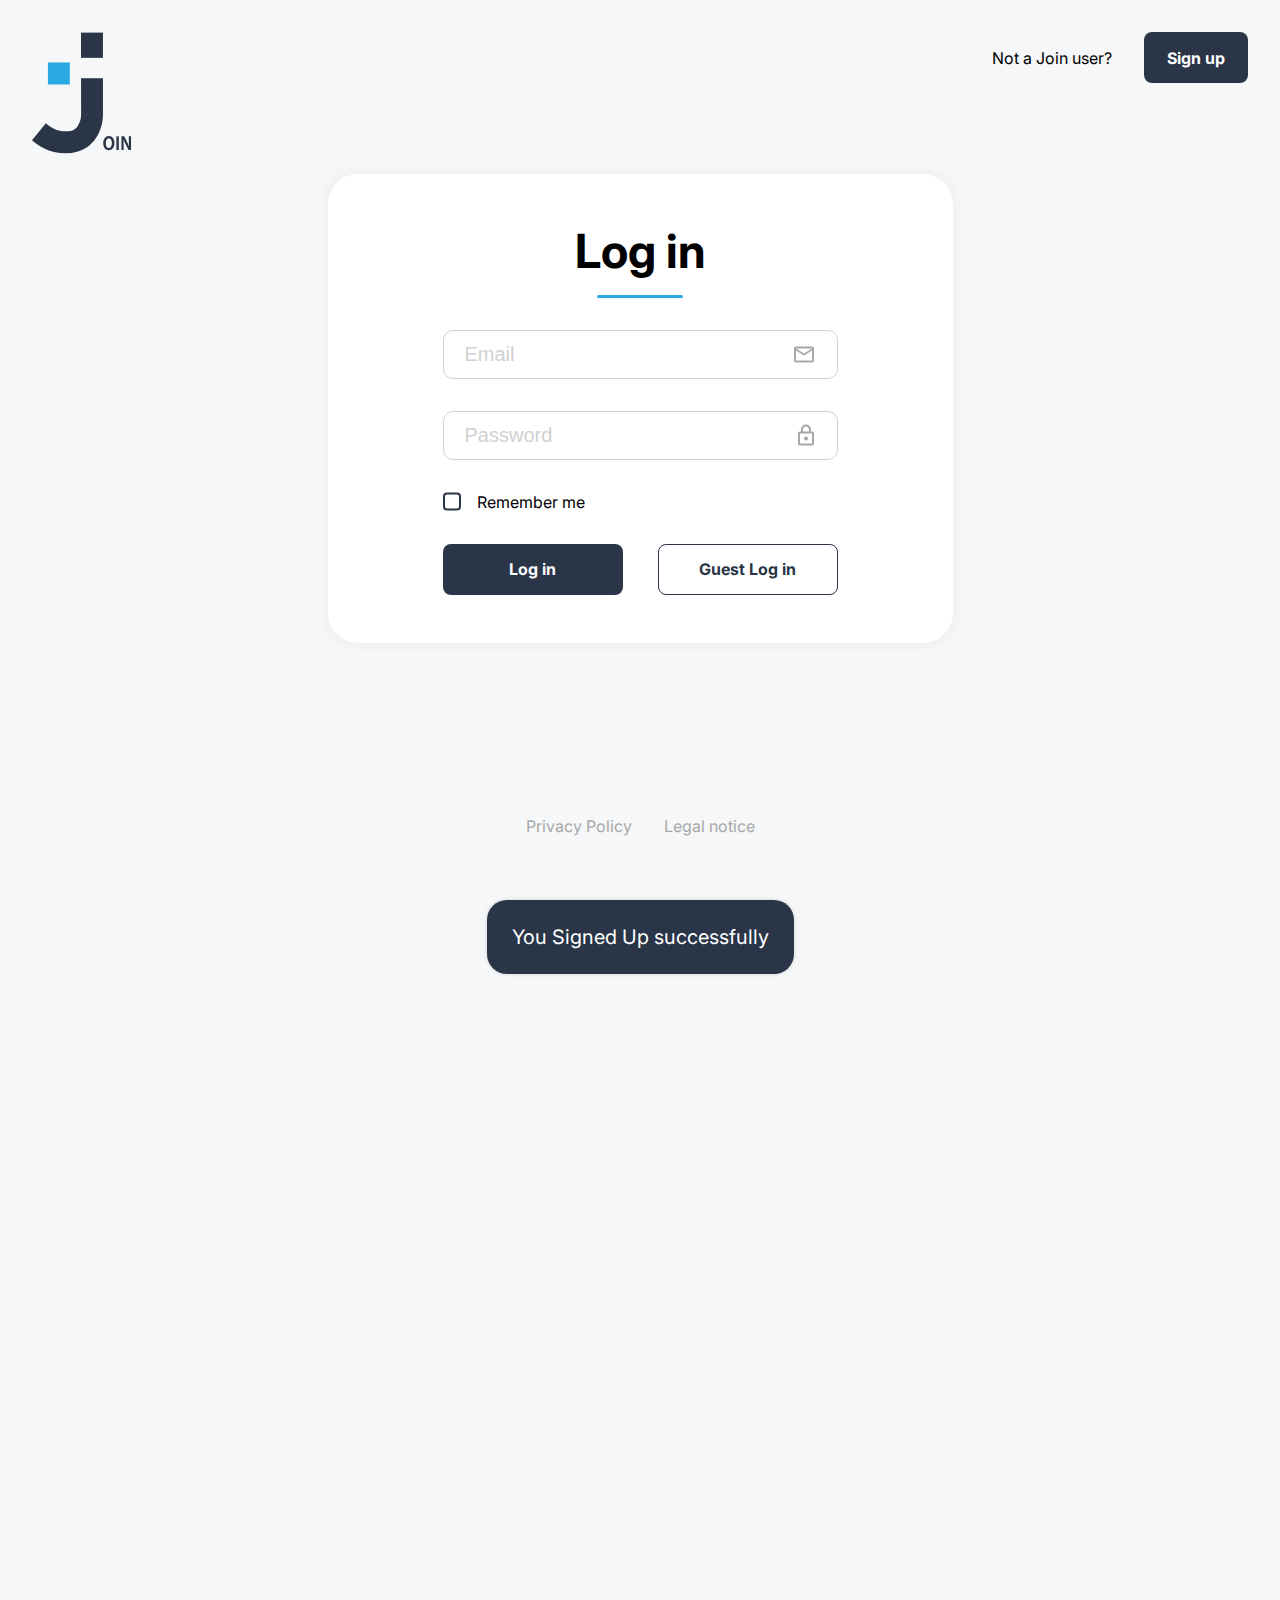
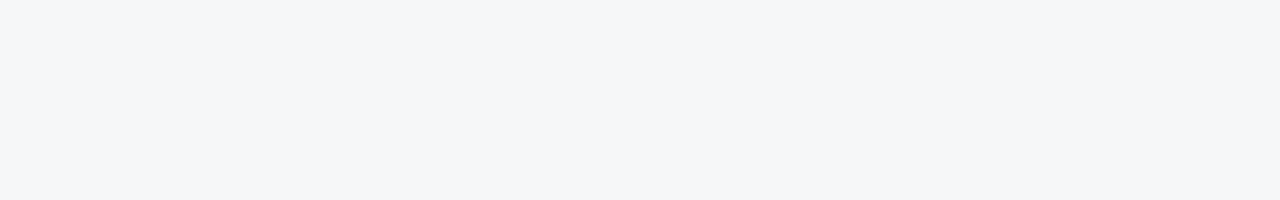
<file: Frontend Join/summary.html>
<!DOCTYPE html>
<html lang="en">

<head>
    <meta charset="UTF-8">
    <meta name="viewport" content="width=device-width, initial-scale=1.0">
    <title>Join - Summary</title>
    <link rel="shortcut icon" href="./assets/favicon.png" type="image/x-icon">
    <link rel="stylesheet" href="./style.css">
    <link rel="stylesheet" href="./styles/summary.css">
    <link rel="stylesheet" href="./styles/mediaquerySidebarAndFooter.css">
    <link rel="stylesheet" href="./assets/fonts/Inter/inter.css">
    <script src="./script.js"></script>
    <script src="./scripts/API.js"></script>
    <script src="./scripts/board.js"></script>
    <script src="./scripts/summary.js"></script>
</head>

<body onload="initSummary()">
    <div class="pageContent">
        <header>
            <div class="project">
                <p>Kanban Project Managment Tool</p>
                <img src="./assets/img/resp_header.svg" alt="" />
            </div>
            <div class="picture">
              <a href="./help.html">
                <div class="help">
                  <img src="./assets/img/help.png" alt="" />
                </div>
              </a>
                <div class="userIcon">
                    <p></p>
                </div>
            </div>
            <div id="headerDropdown" class="dnone">
                <a href="./help.html">Help</a>
                <a href="./legalNotice.html">Legal Notice</a>
                <a href="./privacyPolicy.html">Privacy Policy</a>
                <a href="./index.html" onclick="logOut()">Log out</a>
            </div>
        </header>

        <main>
            <div class="contentHeader">
                <h1>Join 360</h1>
                <div class="spacer"></div>
                <p>Key Metrics at a Glance</p>
            </div>
            <div class="contentContainer">
                <section class="summaryCardContainer">
                    <div class="summaryCardRow">
                        <div class="summaryCard">
                            <svg width="70" height="70" viewBox="0 0 70 70" fill="none"
                                xmlns="http://www.w3.org/2000/svg">
                                <circle cx="35.3945" cy="34.8083" r="34.5" fill="#2A3647" />
                                <mask id="mask0_62_578" style="mask-type:alpha" maskUnits="userSpaceOnUse" x="19" y="18"
                                    width="33" height="33">
                                    <rect x="19.3945" y="18.8083" width="32" height="32" fill="#D9D9D9" />
                                </mask>
                                <g mask="url(#mask0_62_578)">
                                    <path
                                        d="M26.0612 44.1418H27.9279L39.4279 32.6418L37.5612 30.7751L26.0612 42.2751V44.1418ZM45.1279 30.7084L39.4612 25.1084L41.3279 23.2418C41.839 22.7307 42.4668 22.4751 43.2112 22.4751C43.9556 22.4751 44.5834 22.7307 45.0945 23.2418L46.9612 25.1084C47.4723 25.6195 47.739 26.2362 47.7612 26.9584C47.7834 27.6807 47.539 28.2973 47.0279 28.8084L45.1279 30.7084ZM43.1945 32.6751L29.0612 46.8084H23.3945V41.1418L37.5279 27.0084L43.1945 32.6751Z"
                                        fill="white" />
                                </g>
                            </svg>
                            <div class="summaryCardInfo">
                                <span id="toDoAmount">0</span>
                                <p>To-do</p>
                            </div>
                        </div>
                        <div class="summaryCard">
                            <svg width="40" height="40" viewBox="0 0 40 40" fill="none"
                                xmlns="http://www.w3.org/2000/svg">
                                <circle cx="20" cy="20" r="20" fill="#2A3647" />
                                <path d="M11.3203 20.0001L17.8297 26.4151L28.6788 13.585" stroke="white"
                                    stroke-width="3" stroke-linecap="round" stroke-linejoin="round" />
                            </svg>
                            <div class="summaryCardInfo">
                                <span id="doneAmount">0</span>
                                <p>Done</p>
                            </div>
                        </div>
                    </div>
                    <div class="summaryCardRow">
                        <div class="summaryCard summaryUrgentCardContainer">
                            <svg width="61" height="61" viewBox="0 0 61 61" fill="none"
                                xmlns="http://www.w3.org/2000/svg">
                                <circle cx="30.1445" cy="30.8083" r="30" fill="#FF3D00" />
                                <g clip-path="url(#clip0_62_709)">
                                    <path
                                        d="M45.0159 41.9714C44.6149 41.9721 44.2242 41.8425 43.9014 41.6018L29.7961 31.0719L15.6909 41.6018C15.4928 41.7499 15.2679 41.8571 15.029 41.9172C14.79 41.9774 14.5417 41.9893 14.2981 41.9524C14.0546 41.9154 13.8207 41.8302 13.6097 41.7018C13.3987 41.5733 13.2147 41.4041 13.0684 41.2037C12.922 41.0033 12.8161 40.7757 12.7566 40.5339C12.6972 40.2921 12.6854 40.0408 12.7219 39.7944C12.7957 39.2967 13.0618 38.849 13.4617 38.5499L28.6816 27.1765C29.0041 26.9349 29.3948 26.8044 29.7961 26.8044C30.1974 26.8044 30.5881 26.9349 30.9107 27.1765L46.1305 38.5499C46.4483 38.7869 46.684 39.1194 46.8039 39.5001C46.9238 39.8807 46.9218 40.2899 46.7982 40.6693C46.6746 41.0487 46.4357 41.3789 46.1157 41.6127C45.7956 41.8466 45.4107 41.9721 45.0159 41.9714Z"
                                        fill="white" />
                                    <path
                                        d="M45.0159 32.0195C44.6149 32.0202 44.2242 31.8906 43.9014 31.6499L29.7961 21.12L15.6909 31.6499C15.2909 31.949 14.79 32.0751 14.2981 32.0004C13.8063 31.9258 13.364 31.6565 13.0684 31.2518C12.7728 30.8471 12.6482 30.3401 12.7219 29.8425C12.7957 29.3448 13.0618 28.8971 13.4617 28.598L28.6816 17.2246C29.0041 16.983 29.3948 16.8525 29.7961 16.8525C30.1974 16.8525 30.5881 16.983 30.9107 17.2246L46.1305 28.598C46.4483 28.835 46.684 29.1675 46.8039 29.5482C46.9238 29.9288 46.9218 30.338 46.7982 30.7174C46.6746 31.0968 46.4357 31.427 46.1157 31.6608C45.7956 31.8947 45.4107 32.0202 45.0159 32.0195Z"
                                        fill="white" />
                                </g>
                                <defs>
                                    <clipPath id="clip0_62_709">
                                        <rect width="34.186" height="25.1163" fill="white"
                                            transform="translate(12.7031 16.855)" />
                                    </clipPath>
                                </defs>
                            </svg>
                            <div class="summaryCardInfo">
                                <span id="urgentAmount">0</span>
                                <p>Urgent</p>
                            </div>
                            <div class="summaryUrgentCardSpacer"></div>
                            <div class="urgentDateContainer">
                                <b id="urgentDate">-</b>
                                <p>Upcoming Deadline</p>
                            </div>
                        </div>
                    </div>
                    <div class="summaryCardRow">
                        <div class="summaryCard summaryCardSmall">
                            <span id="totalTasks">0</span>
                            <p>Tasks in Board</p>
                        </div>
                        <div class="summaryCard summaryCardSmall">
                            <span id="inProgressAmount">0</span>
                            <p>Tasks in Progress</p>
                        </div>
                        <div class="summaryCard summaryCardSmall">
                            <span id="awaitFeedbackAmount">0</span>
                            <p>Awaiting feedback</p>
                        </div>
                    </div>
                </section>
                <div id="greetingContainer">
                    <p id="greetingText"></p>
                    <b id="userName"></b>
                </div>
            </div>
        </main>

        <section id="sidebar">
            <img class="sidebarLogo" src="./assets/img/Join logo vector.svg" alt="Join Logo" />
            <div id="menu" class="menu">
              <a id="summary" class="active" href="./summary.html">
                <img class="menuIcon" src="./assets/img/summary_active.svg" alt="summary icon" />
                <span>Summary</span>
              </a>
              <a id="addTask" class="menuButton" href="./addTasks.html">
                <img class="menuIcon" src="./assets/img/add_task_icon.svg" alt="add_task_icon" />
                <span>Add Task</span>
              </a>
              <a id="board" class="menuButton" href="./board.html">
                <img class="menuIcon" src="./assets/img/board_icon.svg" alt="board_icon" />
                <span>Board</span>
              </a>
              <a id="contacts" class="menuButton" href="./contacts.html">
                <img class="menuIcon" src="./assets/img/contacts_icon.svg" alt="contacts_icon" />
                <span>Contacts</span>
              </a>
            </div>
            <div class="links">
              <a class="linkButton" href="./privacyPolicy.html">Privacy Policy</a>
              <a class="linkButton" href="./legalNotice.html">Legal notice</a>
            </div>
          </section>

        <footer>
            <section class="footerMenu">
                <a id="respSummary" class="respMenuButton respActive" href="./summary.html">
                    <img class="menuIcon" src="./assets/img/summary_active.svg" alt="summary icon" />
                    <span>Summary</span>
                </a>
                <a id="addTask" class="respMenuButton" href="./addTasks.html">
                    <img class="menuIcon" src="./assets/img/add_task_icon.svg" alt="add_task_icon" />
                    <span>Add Task</span>
                </a>
                <a id="board" class="respMenuButton" href="./board.html">
                    <img class="menuIcon" src="./assets/img/board_icon.svg" alt="board_icon" />
                    <span>Board</span>
                </a>
                <a id="contacts" class="respMenuButton" href="./contacts.html">
                    <img class="menuIcon" src="./assets/img/contacts_icon.svg" alt="contacts_icon" />
                    <span>Contacts</span>
                </a>
            </section>
        </footer>
    </div>
</body>

</html>
</file>
<file: Frontend Join/style.css>
* {
  margin: 0;
  box-sizing: border-box;
  scroll-behavior: smooth;
}

/* Validation */
.inputError {
  border: 1px solid #FF001F !important;
}

.errorText {
  color: #FF8190;
  font-size: 12px;
  position: absolute;
  left: 0;
  top: 100%;
}

.validationContainer {
  position: relative;
}

/* Header */
header {
  display: flex;
  justify-content: space-between;
  width: 100%;
  height: 88px;
  box-shadow: 0px 4px 4px 0px rgba(0, 0, 0, 0.1);
  padding-top: 20px;
  padding-right: 40px;
  padding-left: 348px;
  padding-bottom: 20px;
  align-items: center;
  font-family: 'Inter';
  background-color: white;
  z-index: 1;
  position: relative;
}

.project p {
  font-size: 20px;
  line-height: 24px;
  font-weight: 400;
}

.picture p {
  gap: 10px;
}

.picture {
  display: flex;
  align-items: center;
  gap: 16px;
}

.help {
  height: 32px;
  width: 32px;
  border-radius: 50%;
}

.help img {
  height: 32px;
  width: 32px;
  border-radius: 50%;
}

.help:hover {
  cursor: pointer;
  scale: 1.3;
}

.userIcon {
  height: 48px;
  width: 48px;
  border-radius: 50%;
  border: 3px solid #2A3647;
  display: flex;
  justify-content: center;
  align-items: center;
  color: #29ABE2;
  padding: 10px;
}

.userIcon p {
  font-size: 20px;
  font-weight: 700;
}

.userIcon:hover {
  cursor: pointer;
  background-color: lightgray;
}

.project {
  display: flex;
  text-align: center;
}

#headerDropdown {
  display: flex;
  flex-direction: column;
  position: absolute;
  background: #2A3647;
  border-radius: 20px 0px 20px 20px;
  padding: 10px;
  box-shadow: 0px 0px 4px 0px #0000001A;
  gap: 8px;
  top: 100%;
  right: 2%;
  z-index: 9000;
}

#headerDropdown a {
  padding: 8px 16px;
  text-decoration: none;
  color: #CDCDCD;
  font-size: 16px;
  font-weight: 400;
}

#headerDropdown a:hover {
  background: #2A3D59 !important;
}

.dnone {
  display: none !important;
}

/* Sidebar */
#sidebar {
  display: flex;
  flex-direction: column;
  align-items: center;
  justify-content: space-between;
  max-width: 232px;
  height: 100svh;
  background: rgba(42, 54, 71, 1);
  padding-top: 64px;
  padding-bottom: 64px;
  z-index: 997;
  position: fixed;
  top: 0;
  left: 0;
  font-family: "Inter";
  font-style: normal;
  font-weight: 400;
}

.sidebar_logo {
  width: 100.03px;
  height: 121.97px;
}

.menu {
  color: white;
  display: flex;
  flex-direction: column;
  gap: 15px;
  width: 100%;
}

.menu a {
  text-decoration: none;
}

.menuButton {
  font-size: 16px;
  width: 100%;
  height: 46px;
  padding: 8px 56px 8px 56px;
  display: flex;
  align-items: center;
  gap: 20px;
}

.menuButton span {
  color: rgba(205, 205, 205, 1);
  line-height: 19.2px;
}

.menuButton:hover {
  background: rgb(42, 65, 99);
}

.menuIcon {
  height: 30px;
  width: 30px;
}

.active {
  background: rgba(9, 25, 49, 1);
  font-size: 16px;
  width: 100%;
  height: 46px;
  padding: 8px 56px 8px 56px;
  display: flex;
  align-items: center;
  gap: 20px;
}

.active span {
  color: rgba(255, 255, 255, 1);
}

.links {
  display: flex;
  flex-direction: column;
  gap: 4px;
  width: 100%;
}

.links a {
  color: rgba(168, 168, 168, 1);
  text-decoration: none;
  font-size: 16px;
  padding: 8px;
  padding-left: 52px;
}

.links a:hover {
  color: rgba(41, 171, 226, 1);
}

.linkButton {
  display: flex;
  gap: 8px;
}

/* Footer */
.footerMenu {
  height: 80px;
  width: 100%;
  background: rgba(42, 54, 71, 1);
  bottom: 0;
  left: 0;
  display: flex;
  justify-content: space-between;
  align-items: center;
  gap: 15px;
  padding: 16px;
  font-family: "Inter";
}

.footerMenu a {
  text-decoration: none;
}

.active {
  background: rgba(9, 25, 49, 1);
}

.respMenuButton {
  height: 76px;
  width: 80px;
  display: flex;
  border-radius: 8px;
  gap: 4px;
  flex-direction: column;
  justify-content: center;
  align-items: center;
}

.respMenuButton span {
  color: rgba(205, 205, 205, 1);
  text-decoration: none;
  font-size: 14px;
  font-weight: 400;
}

.respMenuButton img {
  height: 22px;
  width: 22px;
}

.respActive {
  background: rgba(9, 25, 49, 1);
}

/* Scrollbar */
::-webkit-scrollbar {
  background: transparent;
  width: 10px;
  height: 10px;
}

::-webkit-scrollbar-button {
  background-repeat: no-repeat;
  background-position: center;
}

::-webkit-scrollbar-button:vertical:start:decrement {
  background-image: url("./assets/img/scrollbar_button_up.svg");
}

::-webkit-scrollbar-button:vertical:end:increment {
  background-image: url("./assets/img/scrollbar_button_down.svg");
}

::-webkit-scrollbar-button:vertical:start:increment,
::-webkit-scrollbar-button:vertical:end:decrement {
  display: none;
}

::-webkit-scrollbar-track {
  background-color: transparent;
}

::-webkit-scrollbar-thumb {
  border-radius: 50px;
  background-color: #c0c0c0;
  height: 53px;
}
</file>
<file: Frontend Join/assets/fonts/Inter/inter.css>
@font-face {
    font-family: 'Inter';
    font-style: italic;
    font-weight: 100 900;
    font-display: swap;
    src: url(./inter_italic.woff2) format('woff2');
    unicode-range: U+0000-00FF, U+0131, U+0152-0153, U+02BB-02BC, U+02C6, U+02DA, U+02DC, U+0304, U+0308, U+0329, U+2000-206F, U+2074, U+20AC, U+2122, U+2191, U+2193, U+2212, U+2215, U+FEFF, U+FFFD;
  }

  @font-face {
    font-family: 'Inter';
    font-style: normal;
    font-weight: 100 900;
    font-display: swap;
    src: url(./inter_normal.woff2) format('woff2');
    unicode-range: U+0000-00FF, U+0131, U+0152-0153, U+02BB-02BC, U+02C6, U+02DA, U+02DC, U+0304, U+0308, U+0329, U+2000-206F, U+2074, U+20AC, U+2122, U+2191, U+2193, U+2212, U+2215, U+FEFF, U+FFFD;
  }
</file>
<file: Frontend Join/styles/login.css>
html, body {
    font-family: 'Inter', sans-serif;
    min-height: 100dvh;
    max-height: 100dvh;
    display: flex;
    flex-direction: column;
    background: #f6f7f8;
    overflow: hidden;
}

main {
    flex: 1;
    width: 100%;
    display: flex;
    flex-direction: column;
    align-items: center;
    justify-content: center;
    padding: 16px;
    padding-top: 90px;
}

@media(min-width: 870px) {
    main {
        padding: 64px;
    }
}

/* Logo & Start-Animation */
#logoContainer {
    display: flex;
    width: 100%;
    height: 100%;
    position: absolute;
    top: 0;
    background: #2A3647;
    padding: 8px;
    z-index: 1;
}

@media(min-width: 870px) {
    #logoContainer {
        background-color: #f6f7f8;
        padding: 32px;
    }
}

.logo {
    position: relative;
    width: 100px;
    height: 122px;
    left: calc(50% - 50px);
    top: calc(50% - 61px);
}

@media(min-width: 870px) {
    .logo {
        width: 274px;
        height: 334px;
        left: calc(50% - 137px);
        top: calc(50% - 167px);
    }
}

.logoEndPoint {
    width: 64px;
    height: 78px;
    top: 0;
    left: 0;
}

@media(min-width: 870px) {
    .logoEndPoint {
        width: 100px;
        height: 122px;
        top: 0;
        left: 0;
    }
}

.logoFill, .logo, #logoContainer {
    transition: all 400ms ease-in-out 300ms;
}

@media(min-width: 870px) {
    .logoFill {
        fill: #2A3647;
    }
}

/* SignUp - Animation */
.signUpSuccessBackground {
    position: absolute;
    width: 100%;
    height: 100%;
    top: 0;
    transition: background-color 300ms ease-out;
    background-color: rgb(0, 0, 0, 0.3);
}

@media(max-width: 870px) {
    .signUpSuccessBackground {
        background-color: transparent;
    }
}

@media(min-width: 870px) {
    .animationBackgroundColor {
        background-color: transparent;
    }
}

.hidden {
    transform: translateY(100svh);
}

.signUpSuccess {
    box-shadow: 0px 0px 4px 0px #00000026;
    display: flex;
    align-items: center;
    justify-content: center;
    background: #2A3647;
    color: white;
    font-size: 20px;
    font-weight: 400;
    padding: 25px;
    border-radius: 20px;
    position: absolute;
    top: 50%;
    transition: all 200ms ease-in-out;
    z-index: 2;
}

.signupSuccessAnimationStartpoint {
    top: 100%;
}

@media(max-width: 340px) {
    .signUpSuccess {
        padding: 15px;
    }
}

/* Content */
#contentContainer {
    transition: all 125ms ease-in-out;
    display: flex;
    background: white;
    border-radius: 30px;
    box-shadow: 0px 0px 14px 3px #0000000A;
    flex-direction: column;
    padding: 32px;
    align-items: center;
    gap: 20px;
    position: relative;
}

@media(min-width: 870px) {
    #contentContainer {
        padding: 48px 115px;
        gap: 32px;
    }
}

h1 {
    font-size: 47px;
    font-weight: 700;
}

.spacer {
    background: #29ABE2;
    height: 3px;
    border-radius: 3px;
    width: 86px;
    margin-top: -16px;
}

input {
    font-size: 20px;
    border: 1px solid #d1d1d1;
    border-radius: 10px;
    padding: 12px 21px;
    width: 100%;
}

input:focus {
    border: 1px solid #29abe2;
    outline: none;
}

input::placeholder {
    color: #d1d1d1;
}

input:hover {
    cursor: pointer;
}

#emailInput {
    background-image: url(../assets/img/login_mail.svg);
    background-repeat: no-repeat;
    background-position: 94% 50%;
}

#passwordInput, #confirmPasswordInput {
    background-image: url(../assets/img/login_lock.svg);
    background-repeat: no-repeat;
    background-position: 95% 50%;
    padding-right: 50px;
}

.passwordWrapper {
    display: flex;
    width: 100%;
    position: relative;
}

.visibilityIcon {
    position: absolute;
    right: 0;
    top: 50%;
    transform: translate(-1svw, -50%);
    z-index: 1;
}

.visibilityIcon:hover {
    cursor: pointer;
}

.rememberMe {
    display: flex;
    gap: 16px;
    align-items: center;
    align-self: start;
    padding-left: 10%;
}

@media(min-width: 870px) {
    .rememberMe {
        padding-left: 0;
    }
}

#checkbox {
    display: flex;
    align-items: center;
    justify-content: center;
}

#checkbox:hover {
    cursor: pointer;
}

.buttonContainer {
    display: flex;
    flex-direction: column;
    gap: 10px;
}

@media(min-width: 870px) {
    .buttonContainer {
        flex-direction: row;
        gap: 35px;
    }
}

.button {
    border-radius: 8px;
    display: flex;
    font-size: 16px;
    font-weight: 700;
    transition: all 100ms ease-in-out;
    width: 180px;
    height: 51px;
    align-items: center;
    justify-content: center;
}

.button:hover {
    cursor: pointer;
    box-shadow: 0px 4px 4px 0px #00000040;
}

.fullButton {
    color: white;
    background: #2a3647;
}

.fullButton:hover {
    background: #29abe2;
}

.hollowButton {
    color: #2a3647;
    border: 1px solid currentColor;
}

.hollowButton:hover {
    color: #29abe2;
    stroke: currentColor;
}

.disabledButton {
    cursor: not-allowed !important;
}

.disabledButton:hover {
    background: #444d5a;
    box-shadow: none;
}

#signUpOption {
    display: flex;
    align-items: center;
    gap: 32px;
    margin-top: 32px;
}

@media(min-width: 870px) {
    #signUpOption {
        position: absolute;
        top: 0;
        right: 32px;
    }
}

.signUpOption p {
    font-size: 20px;
}

#switchToSignUpButton {
    width: 104px;
    height: none;
    padding: 15px 16px;
    z-index: 2;
}

footer {
    display: flex;
    gap: 32px;
    justify-content: center;
    padding-bottom: 32px;
    
}

@media(min-width: 870px) {
    footer {
        padding-bottom: 64px;
    }
}

a {
    color: #A8A8A8;
    text-decoration: none;
    font-size: 16px;
}

.dnone {
    display: none !important;
}

/* Sign up */
#backArrow {
    position: absolute;
    left: 30px;
    top: 48px;
    width: 32px;
    height: 32px;
    border-radius: 50%;
    display: flex;
    align-items: center;
    justify-content: center;
}

#backArrow:hover {
    cursor: pointer;
    background: #EEEEEE;
}

#nameInput {
    background-image: url(../assets/img/login_person.svg);
    background-repeat: no-repeat;
    background-position: 94% 50%;
}

.acceptPrivatePolicy {
    display: flex;
    gap: 8px;
    align-items: center;
}

.acceptPrivatePolicy a {
    color: #29ABE2;
}

.acceptPrivatePolicy a:hover {
    text-decoration: underline;
}

.validationContainer {
    width: 100%;
}
</file>
<file: Frontend Join/styles/mediaquerySidebarAndFooter.css>
@media (max-width: 1200px) {
  .menuButton {
    padding: 8px 12px 8px 12px;
  }

  .links a {
    padding-left: 8px;
  }

  .active {
    padding: 8px 12px 8px 12px;
  }

  #sidebar {
    width: 152px;
  }

  main {
    padding-left: 152px;
  }

  .contactContainer {
    padding: 32px;
  }
}

@media (max-width: 1050px) {
  #sidebar {
    display: none;
  }

  main {
    padding-left: 0;
    padding-right: 0;
  }

  .project p {
    display: none;
  }

  header {
    padding-top: 20px;
    padding-right: 16px;
    padding-left: 16px;
    padding-bottom: 20px;
    z-index: 10;
  }

  .project img {
    height: 56px;
    width: 50px;
  }

  .help img {
    display: none;
  }
}

@media (max-width: 650px) {
  .userIcon {
    height: 40px;
    width: 40px;
  }

  .project img {
    height: 40px;
    width: 32px;
  }
}

@media (min-width: 650px) {
  .footerMenu {
    height: 100px;
  }

  .respMenuButton {
    height: 86px;
    width: 100px;
  }

  .respMenuButton img {
    height: 30px;
    width: 30px;
  }

  .respMenuButton span {
    font-size: 20px;
  }
}

@media (min-width: 1051px) {
  .footerMenu {
    display: none;
  }

  .project img {
    display: none;
  }
}

@media (max-width: 450px) {
  .respMenuButton img {
    width: 20px;
    height: 20px;
  }

  .respMenuButton span {
    font-size: 12px;
  }

  .respMenuButton {
    height: 70px;
    width: 80px;
  }
}
</file>
<file: Frontend Join/styles/addTaskPage.css>
:root {
  --sidebarWidth: 232px;
  --mainPaddingLeft: calc(90px + var(--sidebarWidth));
  --mainPadding: 90px 90px 45px var(--mainPaddingLeft);
}

@media (max-width: 1200px) {
  :root {
    --sidebarWidth: 152px;
    --mainPaddingLeft: calc(45px + var(--sidebarWidth));
    --mainPadding: 45px 45px 24px var(--mainPaddingLeft);
  }
}

/* mobile view */
@media (max-width: 1050px) {
  :root {
    --sidebarWidth: 0px 0px;
    --mainPadding: 64px 16px 16px;
  }
}

body {
  display: flex;
  flex-direction: column;
  height: 100svh;
  background: #f6f7f8;
}

main {
  padding: var(--mainPadding);
  display: flex;
  flex-direction: column;
  flex: 1;
  font-family: "Inter", sans-serif;
  overflow: hidden;
  justify-content: space-between;
  max-width: 1440px;
}

h1 {
  font-size: 61px;
  font-weight: 700;
}

@media (max-width: 1050px) {
  .headlineContainer {
    display: flex;
    justify-content: center;
  }

  h1 {
    text-align: start;
  }

  main {
    overflow-y: scroll;
  }
}
</file>
<file: Frontend Join/styles/addTaskForm.css>
.addTaskForm {
  display: flex;
}

.addTaskColumn {
  display: flex;
  flex-direction: column;
  gap: 8px;
  width: 440px;
  position: relative;
  z-index: 1;
}

.addTaskForm span {
  color: #ff8190;
}

.addTaskForm p {
  font-size: 20px;
  font-weight: 400;
}

.addTaskForm input, textarea, .dropdownButton {
  font-size: 20px;
  border-radius: 10px;
  padding: 12px 21px;
  border: 1px solid #d1d1d1;
  width: 100%;
}

.addTaskForm input, textarea {
  margin-bottom: 32px;
}

.addTaskForm input::placeholder, textarea::placeholder {
  color: #d1d1d1;
}

.addTaskForm input:focus, textarea:focus {
  outline: 1px solid #29abe2;
}

#descriptionInput {
  height: 130px;
  font-family: "Inter", sans-serif;
}

.dropdownButton {
  display: flex;
  justify-content: space-between;
  align-items: center;
  background-color: white;
}

.spacer {
  background-color: #d1d1d1;
  width: 1px;
  margin: 0px 64px;
}

.prioContainer {
  display: flex;
  justify-content: space-between;
  gap: 8px;
  margin-bottom: 32px;
}

.prio {
  display: flex;
  gap: 8px;
  justify-content: center;
  align-items: center;
  flex: 1;
  background-color: white;
  padding: 18px 10px;
  border-radius: 10px;
  box-shadow: 0px 0px 4px 0px #0000001a;
  transition: all 100ms ease-in-out;
}

.prio:hover {
  cursor: pointer;
  box-shadow: 0px 4px 6px 0px #00000071;
}

.activePrio, .activePrio path, .activePrio p {
  color: white;
  fill: white;
  font-weight: 700;
}

#mediumPrio {
  background-color: #ffa800;
}

#subtaskInput {
  margin-bottom: 0;
  padding-right: 80px;
}

.subtaskInputContainer {
  display: flex;
  align-items: center;
  justify-content: end;
  position: relative;
}

.subtaskInputContainer input {
  flex: 1;
}

.buttonContainer {
  display: flex;
  justify-content: end;
  gap: 16px;
}

.hollowButton {
  display: flex;
  padding: 16px;
  color: #2a3647;
  border: 1px solid currentColor;
  border-radius: 10px;
  align-items: center;
  gap: 8px;
  font-size: 20px;
  transition: all 100ms ease-in-out;
}

.hollowButton:hover, .hollowButton:hover path {
  cursor: pointer;
  color: #29abe2;
  stroke: currentColor;
  box-shadow: 0px 4px 4px 0px #00000040;
}

.fullButton {
  display: flex;
  padding: 16px;
  color: white;
  background: #2a3647;
  border-radius: 10px;
  align-items: center;
  gap: 8px;
  font-weight: 700;
  font-size: 21px;
  transition: all 100ms ease-in-out;
}

.fullButton:hover {
  cursor: pointer;
  background-color: #29abe2;
  box-shadow: 0px 4px 4px 0px #00000040;
}

#requiredInfo {
  position: absolute;
  bottom: 0;
}

#requiredInfoResp {
  display: none;
}

/* dropdown */
.dropdown {
  display: none;
  background-color: white;
  margin-top: -10px;
  border-radius: 0 0 10px 10px;
  overflow: auto;
  z-index: 2;
  flex-direction: column;
  position: absolute;
  left: 0;
  width: 100%;
  box-shadow: 0px 0px 4px 0px #0000001a;
  padding-top: 7px;
}

.dropdown::-webkit-scrollbar-button:vertical:start:decrement {
  background-image: none;
}

#assignedToDropdownButton {
  position: relative;
  z-index: 3;
}

#assignedToDropdownButton:hover {
  cursor: pointer;
  box-shadow: 0px 0px 4px 0px #0000001a;
}

.dropdownArrow {
  height: 24px;
  width: 24px;
  border-radius: 50%;
  display: flex;
  align-items: center;
  justify-content: center;
}

.dropdownArrow:hover {
  background: #eeeeee;
  cursor: pointer;
}

#assignedToDropdown {
  top: 68%;
  max-height: 25svh;
}

.dropdownContent {
  display: flex;
  justify-content: space-between;
  align-items: center;
  padding: 7px 16px;
  border-radius: 10px;
}

.dropdownContent:hover {
  cursor: pointer;
  background-color: #eeeeee;
}

.activeDropdownContact {
  color: white;
  background: #2a3647;
}

.activeDropdownContact:hover {
  background: #091931;
  cursor: pointer;
}

.dropdownContactIconAndName {
  display: flex;
  align-items: center;
  gap: 7px;
}

.contactIcon {
  color: white;
  width: 42px;
  height: 42px;
  border: 2px solid white;
  border-radius: 50%;
  display: flex;
  align-items: center;
  justify-content: center;
  box-shadow: 0px 0px 4px 0px #0000001a;
}

.contactIcon p {
  font-size: 12px;
}

#assignedContactsIconRow {
  display: flex;
  flex-wrap: wrap;
  gap: 4px;
}

.arrowFlip {
  transform: rotate(180deg) !important;
}

#categoryDropdownButton {
  margin-bottom: 8px;
  z-index: 3;
}

#categoryDropdown {
  top: 58%;
}

.subtaskInputIconContainer {
  display: flex;
  align-items: center;
  justify-content: center;
  position: absolute;
  transform: translateX(-16px);
  gap: 4px;
}

.subtaskInputIcon {
  display: flex;
  align-items: center;
  justify-content: center;
  height: 24px;
  width: 24px;
  border-radius: 50%;
}

.subtaskInputIcon:hover {
  background: #eeeeee;
  cursor: pointer;
}

#subtaskInputIconSpacer {
  width: 1px;
  height: 24px;
  background: #d1d1d1;
}

.dnone {
  display: none;
}

#subtaskListContainer {
  height: 150px;
  overflow-y: auto;
}

.subtaskListElement {
  display: flex;
  justify-content: space-between;
  border-radius: 10px;
  padding: 4px 16px;
  min-height: 32px;
  max-width: 404px;
}

.subtaskListElement li {
  flex: 1;
  height: fit-content;
  overflow-x: hidden;
}

.subtaskListElement:hover {
  background: #eeeeee;
  cursor: pointer;
}

.subtaskListElement:hover div {
  display: flex !important;
}

.subtaskListSpacer {
  width: 1px;
  height: 24px;
  background: #d1d1d1;
}

.subtaskListIcons {
  display: none;
  gap: 6px;
  align-items: center;
  justify-content: center;
}

.dflex {
  display: flex !important;
}

li[contenteditable="true"]:focus {
  outline: none;
}

.subtaskEditMode {
  background: white !important;
  border-radius: 0px;
  border-bottom: 1px solid #29abe2;
  cursor: auto !important;
}

.subtaskEditMode .subtaskListIcons {
  display: flex !important;
  flex-direction: row-reverse;
}

.taskSuccess {
  box-shadow: 0px 0px 4px 0px #0000001A;
  background: #2A3647;
  color: #FFFFFF;
  display: flex;
  justify-content: space-between;
  font-size: 20px;
  font-weight: 400;
  padding: 26px;
  align-items: center;
  border-radius: 20px;
  z-index: 1000;
  gap: 32px;
  font-family: 'Inter', sans-serif;
  position: absolute;
  left: 50%;
  top: 50%;
  transform: translate(-50%, -50%);
  animation: slideInBottom 250ms forwards ease-out;
}

@keyframes slideInBottom {
  0% {
    top: 100vh;
  }
}

/* validation error-message adaptation */
.errorText {
  top: 60%;
}

.validationContainer {
  width: 100%;
}
</file>
<file: Frontend Join/styles/respAddTaskForm.css>
@media (max-width: 1050px) {
    .addTaskForm {
        flex-direction: column;
        align-self: center;
        overflow-y: auto;
        padding: 8px 16px;
        margin: 8px;
    }

    #requiredInfo {
        display: none;
    }

    #requiredInfoResp {
        display: block;
    }

    #subtaskListContainer {
        height: auto;
        margin-bottom: 8px;
    }

    .dropdown {
        position: relative;
        top: -7px !important;
    }

    #categoryDropdownButton {
        margin-bottom: 0;
    }

    .addTaskColumn {
        padding-top: 8px;
    }

    .buttonContainer {
        gap: 32px;
    }
}

@media (max-width: 500px) {

    .addTaskForm input,
    textarea {
        width: 100%;
    }

    #assignedToDropdownButton {
        width: 100%;
    }

    .addTaskColumn {
        width: 90vw;
    }

    .prioContainer {
        flex-direction: column;
    }

    .buttonContainer {
        gap: 8px;
    }

    .addTaskForm p {
        font-size: 16px;
    }

    .fullButton,
    .hollowButton {
        font-size: 18px;
    }

    .addTaskForm input,
    textarea,
    .dropdownButton {
        font-size: 16px;
    }

    .addTaskForm {
        padding: 4px 8px;
    }
}

@media(max-width: 600px) {
    .taskSuccess {
      font-size: 18px;
      padding: 18px;
      height: 74px;
      width: 280px;
    }
  }
</file>
<file: Frontend Join/styles/board.css>
html, body {
  background: #f6f7f8;
  display: flex;
  flex-direction: column;
  min-height: 100svh;
  height: 100%;
  overflow-y: hidden;
  margin: 0;
}

.pageContent {
  min-height: 100svh;
  height: 100%;
  height: fit-content;
  display: flex;
  flex-direction: column;
  position: relative;
  overflow-x: hidden;
  overflow-y: hidden;
}

main {
  flex: 1;
  overflow-x: hidden;
  overflow-y: hidden;
  display: flex;
  flex-direction: column;
  width: 100%;
  font-family: "Inter", sans-serif;
  padding-left: 232px;
  height: 100%;
  position: relative;
}

.headSection {
  display: flex;
  justify-content: space-between;
  align-items: center;
  width: 1056px;
  padding-top: 79.5px;
  padding-left: 64px;
}

.searchbar {
  display: flex;
  width: 312px;
  border: solid 1px rgba(168, 168, 168, 1);
  height: 48px;
  border-radius: 10px;
  padding: 8px 16px 8px 16px;
  align-items: center;
  justify-content: space-between;
  background: white;
}

#errorsearchbarContainer {
  top: 100%;
  z-index: 2;
}

.searchAndAddTasksArea {
  display: flex;
  align-items: center;
  gap: 32px;
}

#addTaskButton {
  display: flex;
  align-items: center;
  justify-content: center;
  border: hidden 1px;
  border-radius: 10px;
  background-color: rgba(42, 54, 71, 1);
  color: white;
  font-family: "Inter", sans-serif;
  font-size: 21px;
  font-weight: 700;
  gap: 4px;
  padding: 8px 16px 8px 16px;
  width: 160px;
}

#addTaskButton:hover {
  cursor: pointer;
  background: rgba(41, 171, 226, 1);
  box-shadow: 0px 4px 4px 0px rgba(0, 0, 0, 0.25);
}

.respAddTaskButton {
  display: none;
  align-items: center;
}

.respAddTaskButton svg:hover {
  cursor: pointer;
}

.respAddTaskButton:hover rect{
  fill: rgba(41, 171, 226, 1);
}

.searchButtonArea {
  display: flex;
  align-items: center;
  gap: 16px;
}

.searchButtonArea img {
  height: 17px;
  width: 17px;
}

.searchButtonSpacer {
  border: solid 1px rgb(229, 229, 229);
  height: 31px;
  width: 1px;
}

#search {
  border: none;
  outline: none;
  font-family: "Inter", sans-serif;
  font-weight: 400;
  font-size: 20px;
  width: 220px;
}

::placeholder {
  font-size: 20;
  font-family: "Inter", sans-serif;
  color: rgba(209, 209, 209, 1);
}

.searchButton {
  height: 32px;
  width: 32px;
  display: flex;
  justify-content: center;
  align-items: center;
  border-radius: 50%;
}

.searchButton:hover {
  cursor: pointer;
  background-color: rgb(228, 228, 228);
}

h1 {
  font-size: 61px;
}

.taskState {
  display: flex;
  justify-content: space-between;
  align-items: center;
  padding: 16px 10px;
  font-family: "Inter", sans-serif;
  font-weight: 700;
  font-size: 20px;
  color: rgba(42, 54, 71, 1);
  position: sticky;
  top: -16px;
  background: #f6f7f8;
  padding-top: 48px;
  z-index: 1;
}

.plusButton:hover {
  cursor: pointer;
}

.plusButton:hover path,
.plusButton:hover rect {
  stroke: rgba(41, 171, 226, 1);
}

.taskContainer {
  padding: 0px 32px 16px 32px;
  display: flex;
  flex: 1;
  max-width: 1208px;
  overflow-x: hidden;
  justify-content: space-between;
  min-width: fit-content;
  position: relative;
  min-height: 100%;
}

.scrollabeTaskContainerWrapper {
  overflow-y: auto;
  overflow-x: hidden;
  min-height: 75svh;
  max-height: 75svh;
  height: 100%;
  margin-top: 32px;
}

.tasksColumn {
  display: flex;
  flex-direction: column;
  flex-grow: 1;
}

.taskList {
  display: flex;
  flex-direction: column;
  gap: 24px;
  align-items: center;
  padding: 10px;
  width: 286px;
  flex: 1;

}

.columnWrapper {
  display: flex;
  flex: 1;
}

.noTask {
  display: flex;
  justify-content: center;
  align-items: center;
  height: 48px;
  gap: 10px;
  color: rgba(168, 168, 168, 1);
  background-color: rgba(231, 231, 231, 1);
  border: dotted 1px rgba(168, 168, 168, 1);
  border-radius: 10px;
  font-size: 16px;
  font-weight: 400;
  width: 100%;
  text-align: center;
}

.boardTask {
  display: flex;
  flex-direction: column;
  width: 100%;
  background-color: white;
  padding: 16px;
  border-radius: 10px;
  gap: 8px;
  box-shadow: 0px 0px 10px 3px rgba(0, 0, 0, 0.08);
  overflow: hidden;
}

.boardTask:hover {
  cursor: pointer;
}

.taskCategoryArea {
  display: flex;
  justify-content: flex-start;
}

.taskCategory {
  padding: 4px 16px 4px 16px;
  border-radius: 8px;
  margin-bottom: 16px;
}

.taskCategory p {
  color: white;
  font-size: 16px;
  font-weight: 400;
}

.technicalTask {
  padding: 4px 16px 4px 16px;
  background-color: rgba(31, 215, 193, 1);
  border-radius: 8px;
  width: 113px;
}

.technicalTask p {
  color: white;
  font-size: 16px;
  font-weight: 400;
}

.shortDescription {
  color: rgba(168, 168, 168, 1);
  font-size: 16px;
  font-weight: 400;
  min-height: 40px;
  overflow: hidden;
}

.progressArea {
  width: 220px;
  height: 16px;
  display: flex;
  align-items: center;
  justify-content: space-between;
}

.progressArea p {
  font-size: 12px;
  font-weight: 400;
  color: rgba(0, 0, 0, 1);
}

.progressBarContainer {
  display: flex;
  width: 128px;
  height: 8px;
  top: 4px;
  border-radius: 8px;
  background-color: rgba(244, 244, 244, 1);
}

.progressBar {
  height: 8px;
  border-radius: 16px;
  background-color: rgba(69, 137, 255, 1);
}

.iconsAndPrioArea {
  position: relative;
  display: flex;
  align-items: center;
  justify-content: space-between;
}

.contactIconsArea {
  display: flex;
  align-items: center;
}

.iconWithLetters {
  display: flex;
  justify-content: center;
  align-items: center;
  height: 32px;
  width: 32px;
  border: solid 1px rgba(255, 255, 255, 1);
  border-radius: 45px;
  color: white;
  font-size: 12px;
  font-weight: 400;
  position: relative;
}

.dnone {
  display: none !important;
}

.dragRotate {
  transition: rotate ease 200ms;
  transform: rotate(5deg);
}

.dragHighlight {
  z-index: 1;
  border-radius: 20px;
  background : linear-gradient(-90deg, rgba(42, 54, 71, 1), #29ABE2, rgba(42, 54, 71, 1));
  background-size: 400% 400%;
  animation: bg-gradient 5s ease infinite;
}

@keyframes bg-gradient {
  0% {
    background-position: 0% 50%;
  }
  50% {
    background-position: 100% 50%;
  }
  100% {
    background-position: 0% 50%;
  }
}

footer {
  position: relative;
  bottom: 0;
  right: 0;
  left: 0;
  z-index: 1;
}
</file>
<file: Frontend Join/styles/boardOverlay.css>
.overlayContainer {
  position: absolute;
  width: 100%;
  height: 100%;
  display: flex;
  align-items: center;
  justify-content: center;
  top: 0;
  z-Index: 998;
  left: 100vw;
}

.overlayBackgroundColor {
  transition: background-color 300ms ease-out;
  background-color: rgb(0, 0, 0, 0.3);
}

.slideInRight {
  transform: translateX(-100vw);
}

.boardCardOverlay {
  display: flex;
  flex-direction: column;
  align-items: start;
  width: 525px;
  background-color: rgba(255, 255, 255, 1);
  border-radius: 30px;
  padding: 48px 40px 48px 40px;
  gap: 24px;
  box-shadow: rgba(0, 0, 0, 0.16);
  position: relative;
  left: 100vw;
  transition: transform 200ms ease-out;
  font-family: 'Inter', sans-serif;
  max-height: 90%;
}

@media(max-width: 560px) {
  .boardCardOverlay {
    width: 90% !important;
  }
   
  .boardCardOverlay h3 {
    font-size: 36px !important;
  }

  .boardCardOverlay p {
    font-size: 16px !important;
  }

  .addTaskColumn {
    width: 74svw !important;
  }
}

@media(max-width: 1110px) {
  .spacer{
    margin: 0 32px !important;
  }

  .addTaskForm {
    margin: 0;
  }

  .buttonContainer {
    padding-right: 32px;
  }

  .boardCardOverlay {
    padding: 24px;
  }
}

@media(max-width: 400px) {
  .boardCardOverlay {
    padding: 12px;
  }
}

.overlayTaskCategory {
  padding: 4px 24px 4px 24px;
  background-color: rgba(0, 56, 255, 1);
  border-radius: 8px;
}

.overlayTaskCategory p {
  color: white;
  font-size: 23px;
  font-weight: 400;
}

.overlayCategoryAndCloseButtonContainer {
  display: flex;
  justify-content: space-between;
  align-items: center;
  width: 100%;
}

.overlayCloseButton {
  display: flex;
  justify-content: center;
  align-items: center;
  width: 32px;
  height: 32px;
  border-radius: 50%;
}

.overlayCloseButton:hover {
  cursor: pointer;
  background-color: rgb(0, 0, 0, 0.069);
}

.overlayTaskTitle h3 {
  font-size: 36px;
  font-weight: 700;
  max-width: 445px;
  max-height: 96px;
  overflow: auto;
  word-wrap: break-word;
}

.overlayTaskDescription {
  max-width: 100%;
  overflow: auto;
  word-wrap: break-word;
}

.overlayTaskDescription p {
  font-size: 20px;
  font-weight: 400;
  color: rgba(0, 0, 0, 1);
}

.overlayDueDateArea {
  align-items: center;
  display: flex;
  gap: 25px;
}

.overlayDueDateText {
  font-size: 20px;
  font-weight: 400;
  color: rgba(42, 54, 71, 1);
}

.overlayDueDate {
  font-size: 20px;
  font-weight: 400;
  color: rgba(0, 0, 0, 1);
}

.overlayPrioArea {
  align-items: center;
  display: flex;
  gap: 25px;
}

.overlayPrioText {
  font-size: 20px;
  font-weight: 400;
  color: rgba(42, 54, 71, 1);
}

.overlayPrio {
  font-size: 20px;
  font-weight: 400;
  color: rgba(0, 0, 0, 1);
  display: flex;
  align-items: center;
  gap: 10px;
}

.overlayPrio div {
  display: flex;
  align-items: center;
  justify-content: center;
}

.assignedToArea p {
  color: rgba(42, 54, 71, 1);
  font-size: 20px;
  font-weight: 400;
}

.assignedToArea {
  display: flex;
  flex-direction: column;
  width: 100%;
}

.assignedContacts {
  display: flex;
  flex-direction: column;
  padding: 7px 16px 7px 16px;
  gap: 8px;
  margin-top: 4px;
  overflow: auto;
  max-height: 120px;
  width: 100%;
}

.singleAssignedContact {
  display: flex;
  align-items: center;
  gap: 16px;
}

.singleAssignedContact span {
  font-size: 19px;
}

.overlaySubtasksArea p{
  color: rgba(42, 54, 71, 1);
  font-size: 20px;
  font-weight: 400;
}

.overlaySubtasksArea {
  display: flex;
  flex-direction: column;
  width: 100%;
}

.overlaySubtasks {
  display: flex;
  flex-direction: column;
  padding: 6px 16px 6px 16px;
  gap: 4px;
  margin-top: 4px;
  max-height: 150px;
  overflow-y: auto;
  width: 100%;
  max-width: 100%;
}

.singleSubtask {
  display: flex;
  align-items: center;
  gap: 16px;
  flex: 1;
  height: fit-content;
  max-width: 404px;
}

.singleSubtask p{
  max-width: 95%;
  height: fit-content;
  flex: 1;
  word-wrap: break-word;
}

.subtaskCheckbox {
  display: flex;
  align-items: center;
  justify-content: center;
}

.subtaskCheckbox:hover {
  cursor: pointer;
}

.overlayTaskButtonContainer {
  display: flex;
  gap: 8px;
  width: 100%;
  justify-content: end;
  align-items: center;
  color: #2A3647;
  height: 24px;
}

.overlayTaskButton {
  display: flex;
  align-items: center;
  gap: 8px;
  width: 76px;
}

.overlayTaskButton:hover {
  font-weight: bold;
  color: #29abe2;
  cursor: pointer;
}

.overlayTaskButton:hover path {
  fill: #29abe2;
}

.overlayTaskButton svg {
  width: 18px;
  height: 18px;
}

.overlayTaskButtonSpacer {
  width: 1px;
  height: 100%;
  background: #D1D1D1;
}

/* Add Task - Overlay */
.addTaskContainer {
  display: flex;
  flex-direction: column;
  flex: 1;
  font-family: "Inter", sans-serif;
  justify-content: space-between;
}

.addTaskContainer h1 {
  font-size: 61px;
  font-weight: 700;
  display: flex;
  align-items: start;
  width: 100%;
  justify-content: space-between;
  margin-bottom: 32px;
  display: flex;
  align-items: center;
}

/* Edit Task - Overlay */
#editTaskContainer {
  overflow-y: auto;
  overflow-x: hidden;
}

#editTaskContainer .addTaskForm {
  flex-direction: column;
  align-self: center;
  overflow-y: auto;
  padding: 0 4px;
}

#editTaskContainer #requiredInfo {
  display: none;
}

#editTaskContainer #requiredInfoResp {
  display: block;
}

#editTaskContainer #subtaskListContainer {
  height: auto;
  margin-bottom: 8px;
}

#editTaskContainer .dropdown {
  position: relative;
  top: -7px !important;
}

#editTaskContainer #categoryDropdownButton {
  margin-bottom: 0;
}

#editTaskContainer .addTaskColumn {
  padding-top: 8px;
}

#editTaskContainer .buttonContainer {
  margin-top: 8px;
}

.editTaskOverlayCloseButtonContainer {
  display: flex;
  width: 100%;
  justify-content: end;
}
</file>
<file: Frontend Join/styles/respBoard.css>
@media (max-width: 1439px) {
    .taskState {
        position: sticky;
        left: 0;
        padding-top: 16px;
        padding-right: 32px;
    }

    .taskContainer {
        flex-direction: column;
        max-width: 100%;
    }

    .taskList {
        flex-direction: row !important;
        min-width: fit-content !important;
        width: 100% !important;
        justify-content: start;
        z-index: 1;
        padding-right: 10px;
        overflow-y: hidden;
    }

    .tasksColumn {
        width: 78svw;
        overflow-x: auto;
        padding-right: 8px;
    }

    .boardTask {
        width: auto;
        max-width: 256px;
        height: 215px;
        justify-content: space-around;
    }

    .shortDescription {
        max-height: 40px;
    }
}

@media(max-width: 1333px) {
    .headSection {
        width: 100%;
        padding-right: 64px;
    }
}

@media(max-width: 1200px) {
    main {
        padding-left: 152px;
    }
}


@media(max-width: 1050px) {
    .pageContent {
        overflow-y: visible !important;
        height: 160svh;
    }

    main {
        padding-left: 0;
        height: 100%;
        overflow-y: auto;
    }

    .scrollabeTaskContainerWrapper {
        flex: 1;
        max-height: none !important;
        padding-left: 0 !important;
        overflow-y: hidden !important;
        padding-left: 16px;
        min-height: fit-content;
    }

    .taskContainer {
        overflow-y: visible !important;
    }

    .headSection h1 {
        display: flex;
        justify-content: space-between;
        flex: 1;
        width: 100%;
    }

    .headSection {
        flex-direction: column;
        align-items: center;
        gap: 32px;
        padding-left: 32px;
        padding-right: 32px;
    }

    .searchbar {
        width: 256px !important;
    }

    .respAddTaskButton {
        display: flex;
    }

    #addTaskButton {
        display: none;
    }

    #search {
        width: 180px;
    }

    .taskContainer {
        padding-left: 16px;
        padding-right: 16px;
    }

    .tasksColumn {
        width: 95svw;
        padding-right: 16px;
    }
}

@media(max-width: 415px) {
    #editTaskContainer .prioContainer {
        flex-direction: column;
    }
}
</file>
<file: Frontend Join/styles/contacts.css>
body {
  background: #f6f7f8;
  max-height: 100svh;
  min-height: 100svh;
}

.pageContent {
  min-height: 100svh;
  max-height: 100svh;
  display: flex;
  flex-direction: column;
  position: relative;
  overflow: hidden;
}

main {
  flex-grow: 1;
  height: 100%;
  overflow: hidden;
  display: flex;
  width: 100%;
  font-family: "Inter", sans-serif;
  padding-left: 232px;
  padding-right: 16px;
}

.contactList {
  background: white;
  min-width: 456px;
  max-width: 456px;
  display: flex;
  flex-direction: column;
  align-items: center;
  padding: 0 56px;
  box-shadow: 4px 0px 6px 0px #00000014;
  overflow-y: auto;
}

.addContactButtonContainer {
  display: flex;
  justify-content: center;
  align-items: center;
  width: 100%;
}

#addContactButton {
  display: flex;
  align-items: center;
  justify-content: center;
  background: #2a3647;
  color: white;
  border-radius: 10px;
  gap: 16px;
  padding: 12px;
  max-width: 352px;
  font-size: 21px;
  font-weight: 700;
  margin: 22.5px 0;
  flex: 1;
}

#addContactButton:hover {
  cursor: pointer;
  background: rgba(41, 171, 226, 1);
  box-shadow: 0px 4px 4px 0px rgba(0, 0, 0, 0.25);
  animation-timing-function: ease-in-out;
  animation-duration: 100ms;
}

#addContactButton:active {
  background: rgba(9, 25, 49, 1);
  box-shadow: 0px 4px 4px 0px rgba(0, 0, 0, 0.25);
}

#addContactButton img {
  height: 32px;
  width: 32px;
}

#contactListContent {
  width: 100%;
  display: flex;
  flex-direction: column;
}

.contactListLetter {
  font-weight: 400;
  font-size: 20px;
  padding: 15px 24px;
}

.contactListSpacer {
  background: #d1d1d1;
  border-radius: 3px;
  margin: 8px 0;
  height: 1px;
}

.personInContactList {
  display: flex;
  flex: 1;
  gap: 35px;
  padding: 15px 24px;
}

.personInContactListIcon {
  background-color: violet;
  padding: 10px;
  border-radius: 45px;
  color: white;
  font-weight: 400;
  font-size: 12px;
  height: 42px;
  width: 42px;
  display: flex;
  align-items: center;
  justify-content: center;
  text-align: center;
  flex-shrink: 0;
}

.personInContactListData {
  display: flex;
  flex-direction: column;
  gap: 5px;
  word-break: break-word;
}

.personInContactListName {
  font-weight: 400;
  font-size: 20px;
}

.personInContactListMail {
  color: #007cee;
  text-decoration: none;
}

/* Scrollbar */
::-webkit-scrollbar {
  background: transparent;
  width: 10px;
}

::-webkit-scrollbar-button {
  background-repeat: no-repeat;
  background-position: center;
}

::-webkit-scrollbar-button:vertical:start:decrement {
  background-image: url("../assets/img/scrollbar_button_up.svg");
}

::-webkit-scrollbar-button:vertical:end:increment {
  background-image: url("../assets/img/scrollbar_button_down.svg");
}

::-webkit-scrollbar-button:vertical:start:increment,
::-webkit-scrollbar-button:vertical:end:decrement {
  display: none;
}

::-webkit-scrollbar-track {
  background-color: transparent;
}

::-webkit-scrollbar-thumb {
  border-radius: 50px;
  background-color: #c0c0c0;
  height: 53px;
}

/* Contact Container */
.contactContainer {
  padding-left: 55px;
  padding-top: 110px;
  flex: 1;
}

.contactHeading {
  display: flex;
  height: 73px;
  align-items: center;
  gap: 30px;
}

.contactHeading h1 {
  font-weight: 700;
  font-size: 61px;
}

.contactHeadingSpacer {
  background: #29abe2;
  width: 3px;
  height: 59px;
  border-radius: 3px;
}

.contactHeading p {
  font-weight: 400;
  font-size: 27px;
}

/* Contact Details */
#contactContent {
  display: flex;
  flex-direction: column;
  margin-top: 30px;
  position: relative;
  left: 100vw;
  transition: all 300ms ease-out;
}

.iconAndName {
  display: flex;
  gap: 54px;
  align-items: center;
  word-break: break-word;
}

.arrowIcon {
  width: 32px;
  height: 32px;
  margin-left: 10px;
  vertical-align: middle;
  color: #29ABE2;
  display: none;
}

.arrowIcon:hover {
  cursor: pointer;
}

.contactDetailsIcon {
  font-size: 47px;
  font-weight: 500;
  color: white;
  width: 120px;
  height: 120px;
  border: 3px solid white;
  border-radius: 50%;
  display: flex;
  align-items: center;
  justify-content: center;
  letter-spacing: 2px;
  background-color: orange;
  box-shadow: 0px 0px 4px 0px #0000001a;
  flex-shrink: 0;
}

.contactDetailsIcon p {
  font-size: 47px;
}

.contactDetailsName {
  font-family: Inter;
  font-size: 47px;
  font-weight: 500;
  line-height: 56.4px;
  text-align: left;
  margin-bottom: 8px;
}

.contactDetailsOptions {
  display: flex;
  gap: 13px;
  font-size: 16px;
}

.contactDetailsOption:hover, .respContactOptions div:hover {
  font-weight: bold;
  color: #29abe2;
  cursor: pointer;
}

.contactDetailsOption:hover path, .respContactOptions div:hover path {
  fill: #29abe2;
}

.contactDetailsNameAndOptions a {
  display: flex;
  font-family: Inter;
  font-size: 16px;
  text-align: left;
}

.contactInformation b {
  gap: 15px;
}

.contactInformation {
  margin-top: 80px;
}

.contactDetailsEmail {
  color:#007cee;
  word-break: break-word;
}

.contactDetailsOptions svg {
  height: 24px;
  width: 24px;
}

.contactDetailsOption {
  font-family: Inter;
  font-weight: 400;
  line-height: 19.2px;
  text-align: left;
  align-items: center;
  display: flex;
  gap: 8px;
  color: #2a3647;
  width: 82px;
}

.contactInformation {
  gap: 59px;
  font-family: Inter;
  font-size: 20px;
  font-weight: 400;
  line-height: 24px;
  text-align: left;
  margin-top: 80px;
  margin-bottom: 40px;
}

.personInContactList:hover {
  background-color: #f0f0f0;
  cursor: pointer;
  transition: background-color 0.3s ease;
  border-radius: 10px;
}

/* Styling für den aktiven Kontakt */
.personInContactList.active {
  background-color: #2a3647;
  color: white;
  padding: 20px;
  height: auto;
  border-radius: 10px;
  transition: background-color 0.3s, padding 0.3s, height 0.3s;
}

.personInContactList.active .personInContactListMail {
  color: #007cee;
}

.contactDetailsOption:hover svg {
  fill: rgba(41, 171, 226, 1)
}

.contactSocials {
  display: flex;
  gap: 15px;
  flex-direction: column;
  word-wrap: break-word;
}

.personInContactList :hover {
  cursor: pointer;
}

.hideContactList .contactList {
  display: none;
}

.showContactList .contactContainer {
  display: none;
}

.fab {
  position: fixed;
  bottom: 128px;
  right: 32px;
  z-index: 100;
  display: none;
  padding: 12px;
}

.respButton {
  background-color: #2A3647;
  color: white;
  border: 1px;
  border-radius: 56px;
  width: 56px;
  height: 56px;
  font-size: 24px;
  cursor: pointer;
  box-shadow: 0px 4px 8px rgba(0, 0, 0, 0.3);
  display: flex;
  align-items: center;
  justify-content: center;
  transition: background-color 0.3s ease;
}

.respButton:hover {
  background-color: rgba(41, 171, 226, 1);
}

#contactContent, .contactHeading {
  padding-left: 32px;
}

.arrowIcon {
  position: absolute;
  right: 16px;
  top: 16px;
}

/* Validation adapation */
.errorText {
  font-family: 'Inter', sans-serif;
}
</file>
<file: Frontend Join/styles/contactOverlays.css>
.overlayContainer {
    position: absolute;
    width: 100%;
    height: 100%;
    display: flex;
    align-items: center;
    justify-content: center;
    top: 0;
    left: 100%;
    z-Index: 998;
}

.contactCardOverlay {
    width: 1212px;
    height: 594px;
    border-radius: 30px;
    z-index: 999;
    display: flex;
    position: relative;
    left: 100vw;
    transition: all 300ms ease-out;
    padding: 0 16px;
}

.overlayAppear {
    transform: translateX(-100%);
}

.overlayBackgroundColor {
    transition: background-color 300ms ease-out;
    background-color: rgb(0, 0, 0, 0.3);
}

.slideInRight {
    transform: translateX(-100vw);
}

.slideInBottom {
    top: 50% !important;
}

.background {
    background: rgba(42, 54, 71, 1);
    height: 594px;
    width: 40%;
    padding: 66px 48px 66px 48px;
    display: flex;
    flex-direction: column;
    justify-content: center;
    gap: 12px;
    border-top-left-radius: 30px;
    border-bottom-left-radius: 30px;
}

.background h2 {
    color: white;
    font-family: "Inter", sans-serif;
    font-weight: 700;
    font-size: 61px;
    margin: 0;
}

.background p {
    color: white;
    font-family: "Inter", sans-serif;
    font-weight: 400;
    font-size: 27px;
    margin: 0;
}

.backgroundText {
    display: flex;
    flex-direction: column;
    gap: 12px;
}

.addContactForm {
    width: 60%;
    background-color: white;
}

.backgroundLogo {
    width: 55.6px;
    height: 66px;
}

.addContactForm {
    display: flex;
    flex-direction: column;
    align-items: end;
    padding: 48px;
    border-top-right-radius: 30px;
    border-bottom-right-radius: 30px;
}

.xButton {
    width: 32px;
    height: 32px;
    border-radius: 50%;
    margin-bottom: 90px;
}

.xButton:hover {
    cursor: pointer;
    background-color: rgb(0, 0, 0, 0.069)
}

.profileImgAndForm {
    display: flex;
    align-items: center;
    width: 100%;
    gap: 48px;
}

.imgContainer {
    display: flex;
    justify-content: center;
    align-items: center;
    width: 100%;
    height: 100%;
    padding-bottom: 69px;
    font-family: "Inter", sans-serif;
    font-size: 47px;
    font-weight: 500;
    text-align: center;
}

.defaultProfileImg {
    height: 120px;
    width: 120px;
}

.inputArea {
    display: flex;
    flex-direction: column;
    gap: 32px;
}

input::-webkit-outer-spin-button,
input::-webkit-inner-spin-button {
  -webkit-appearance: none;
  margin: 0;
}

.inputFields {
    width: 380px;
    border: none;
    outline: none;
    font-family: "Inter", sans-serif;
    font-weight: 400;
    font-size: 20px;
}

::placeholder {
    color: rgba(209, 209, 209, 1);
}

.inputContainer {
    gap: 10px;
    width: 422px;
    border: solid 1px rgba(209, 209, 209, 1);
    border-radius: 10px;
    padding: 13px 21px 13px 21px;
    display: flex;
}

.buttonArea {
    display: flex;
    gap: 24px;
    padding-top: 8px;
}

.cancelButton {
    width: 126px;
    height: 50px;
    border-radius: 10px;
    padding: 16px;
    display: flex;
    align-items: center;
    justify-content: center;
    gap: 8px;
    font-family: "Inter", sans-serif;
    font-weight: 400;
    font-size: 20px;
    border: 1px solid rgba(9, 25, 49, 1);
    background-color: white;
    color: rgba(42, 54, 71, 1);
}

.cancelButton svg {
    height: 14px;
    width: 14px;
}

.cancelButton:hover path {
    transition: all 100ms ease-in-out;
    stroke: rgba(41, 171, 226, 1);
}

.cancelButton:hover {
    transition: all 100ms ease-in-out;
    cursor: pointer;
    border-color: rgba(41, 171, 226, 1);
    color: rgba(41, 171, 226, 1);
    border-width: 2px;
    box-shadow: 0px 4px 4px 0px rgba(0, 0, 0, 0.25);
}

.createContactButton {
    width: 214px;
    height: 50px;
    padding: 16px 0px 0px 0px;
    gap: 4px;
    border-radius: 10px;
    border-radius: 10px;
    padding: 16px;
    display: flex;
    align-items: center;
    justify-content: center;
    gap: 4px;
    font-family: "Inter", sans-serif;
    font-weight: 700;
    font-size: 21px;
    border-width: 1px;
    background-color: rgba(42, 54, 71, 1);
    color: white;
}

.createContactButton img {
    width: 24px;
    height: 24px;
}

.createContactButton:hover {
    transition: all 100ms ease-in-out;
    cursor: pointer;
    background: rgba(41, 171, 226, 1);
    border-color: rgba(41, 171, 226, 1);
    box-shadow: 0px 4px 4px 0px rgba(0, 0, 0, 0.25);
}

#contactCreateSuccess {
    background: #2A3647;
    color: white;
    font-size: 20px;
    font-weight: 400;
    font-family: "Inter", sans-serif;
    border-radius: 20px;
    box-shadow: 0px 0px 4px 0px #00000026;
    position: absolute;
    padding: 20px;
    bottom: 20svh;
    left: 140%;
    transition: all 300ms ease-out;
    width: 310px;
}

@media (max-width: 1120px) {
    .addContactForm {
        padding-left: 16px;
    }
}

@media (max-width: 1050px) {
    .overlayContainer {
        top: 100%;
    }
}
</file>
<file: Frontend Join/styles/respContacts.css>
@media(max-width: 1050px) {

    header {
        min-height: 88px;
    }

    .contactList {
        min-width: 100%;
        max-width: 100%;
    }

    .contactContainer {
        width: 100%;
        overflow: hidden;
    }

    #addContactButton {
        display: none;
    }

    .overlayContainer {
        top: 0;
    }

    .inputContainer {
        height: 30px;
        width: 305px;
        padding: 0px 5px 1px 14px;
        display: flex;
        align-items: center;
    }

    .inputContainer img {
        width: 20px;
        height: 20px;
    }

    .background {
        position: relative;
        height: 396px;
        width: 352px;
        border-bottom-left-radius: 0;
        border-top-right-radius: 30px;
    }

    .addContactForm {
        height: 396px;
        width: 352px;
    }

    .addContactFormContainer {
        width: 100%;
        position: relative;
        padding: 10px;
        top: 50%;
    }

    .profileImgAndForm {
        flex-direction: column;
    }

    .backgroundText h2 {
        font-size: 45px;
    }

    .backgroundLogo {
        display: none;
    }

    .backgroundText p {
        font-size: 18px;
    }

    .backgroundText {
        gap: 8px;
    }

    .defaultProfileImg {
        height: 120px;
        width: 120px;
        position: absolute;
        top: 228px;
    }

    .xButton svg {
        margin-bottom: 0;
        display: none;
    }

    .imgContainer {
        padding-bottom: 0;
        margin-top: -129px;
    }

    .addContactForm {
        padding-left: 0;
        padding: 12px;
        border-top-right-radius: 0;
        border-bottom-left-radius: 30px;
    }

    .cancelButton {
        display: none;
    }

    .inputArea {
        align-items: center;
        gap: 20px;
        margin-top: 30px;
    }

    #editContactCardOverlay .inputArea {
        margin-top: 0;
    }

    #editContactCardOverlay .profileImgAndForm {
        gap: 0;
    }

    #editContactCardOverlay .imgContainer {
        margin-top: -55px;
    }

    .xButton {
        display: none;
    } 

    .profileImgAndForm {
        width: 100%;
    }

    .inputFields {
        width: 250px;
        font-size: 17px;
        padding-left: 8px;
    }

    .createContactButton {
        font-size: 20px;
    }

    .xButton svg {
        margin-bottom: 300px;
    }

    .inputFields:hover {
        cursor: pointer;
    }

    .contactHeading {
        flex-direction: column;
        align-items: start;
        height: auto;
        gap: 8px;
        width: 100%;
        margin-top: 0;
        position: relative;
    }

    .contactHeadingSpacer {
        height: 3px;
        width: 100px;
        order: 1;
    }

    .fab {
        display: block;
    }

    .arrowIcon {
        display: block;
    }

    .contactDetailsOptions {
        display: none;
    }

    .contactInformation {
        margin: 16px 0;
    }

    .contactDetailsName {
        margin: 0;
    }

    .overlayCloseButton {
        display: block !important;
        position: absolute;
        right: 16px;
        top: 16px;
    }

    .overlayCloseButton:hover {
        cursor: pointer;
    }

    .contactCardOverlay {
        position: absolute;
        top: 200%;
        left: 50%;
        transform: translate(-50%, -50%);
        width: auto;
    }

    #addContactCardOverlay, .contactCardOverlay {
        display: flex;
        flex-direction: column;
        height: 595px;
        align-items: center;
    }

    .contactCardOverlay .contactDetailsIcon {
        z-index: 1;
        position: relative;
        top: -20px;
    }

    #contactCreateSuccess {
        left: 50svw;
        transform: translateX(-50%);
        bottom: -100%;
    }

    .slideInBottomSuccess {
        bottom: 25svh !important;
    }
}

@media(max-width: 650px) {

    .contactHeading,
    #contactContent {
        padding: 0;
    }

    .contactDetailsName {
        font-size: 36px;
    }

    .contactDetailsIcon {
        height: 80px;
        width: 80px;
    }

    .contactCardOverlay .contactDetailsIcon {
        height: 120px;
        width: 120px;
    }

    .contactCardOverlay .contactDetailsIcon p {
        font-size: 47px;
    }

    .contactDetailsIcon p {
        font-size: 27px;
    }

    .iconAndName {
        gap: 20px;
    }

    .contactList {
        padding-left: 16px;
        padding-right: 16px;
    }

    .fab {
        right: 16px;
        bottom: 96px;
    }
}

@media(max-width: 480px) {
    #addContactCardOverlay {
        display: flex;
        flex-direction: column;
        height: 595px;
        padding-left: 5%;
    }

    .background {
        position: relative;
        height: 396px;
        width: 288px;
        border-bottom-left-radius: 0;
        border-top-right-radius: 30px;
    }

    .addContactForm {
        height: 396px;
        width: 288px;
    }

    .addContactFormContainer {
        left: 0;
    }

    .backgroundText H2 {
        font-size: 33px;
    }

    .backgroundText p {
        font-size: 13px;
    }

    .inputContainer {
        height: 30px;
        padding: 1px 4px 2px 0px;
        width: 100%
    }

    .inputFields {
        width: 85%;
        font-size: 17px;
    }

    .xButton svg {
        display: none;
    }

    .defaultProfileImg {
        height: 120px;
        width: 120px;
        position: absolute;
        top: 230px;
    }

    .profileImgAndForm {
        flex-direction: column;
    }

    .inputArea {
        display: flex;
        flex-direction: column;
        margin-top: 30px;
    }

    .contactHeading h1 {
        font-size: 47px;
    }

    .contactHeading p {
        font-size: 20px;
    }

    .contactContainer {
        padding: 16px;
    }
}

.background {
    position: relative;
    background-color: #2f3e54;
    padding: 20px;
    color: white;
    text-align: center;
}

.respContactOptions {
    box-shadow: 0px 4px 4px 0px #00000040;
    display: flex;
    flex-direction: column;
    border-radius: 20px 20px 0 20px;
    padding: 10px;
    font-family: 'Inter', sans-serif;
    color: #2A3647;
    position: absolute;
    bottom: 0;
    right: 10px;
    transition: all 300ms ease-out;
}

.respContactOptionsSlideIn {
    transform: translateX(100vw);
}

.respContactOptions div {
    display: flex;
    gap: 8px;
    padding: 8px;
    align-items: center;
    width: 98px;
}

.respContactOptions div:hover {
    cursor: pointer;
}

@media(min-width: 1050px) {
    .overlayCloseButton {
        display: none;
    }
}
</file>
<file: Frontend Join/styles/help.css>
main {
  padding-left: 232px;
  display: flex;
  flex-direction: column;
  flex: 1;
  font-family: "Inter", sans-serif;
  justify-content: space-between;
  overflow-y: auto;
  max-width: 1920px;
}

header {
  z-index: 2;
}

h1 {
  font-size: 61px;
  font-weight: 700;
}

::-webkit-scrollbar {
  background: transparent;
  width: 0;
}

.heading {
  display: flex;
  align-items: center;
  justify-content: space-between;
}

.backButton {
  position: static;
  height: 32px;
  width: 32px;
  border-radius: 50%;
}

.menuLink {
  font-size: 16px;
  width: 100%;
  height: 46px;
  display: flex;
  align-items: center;
  gap: 20px;
}

.activeLink {
  background-color: rgba(9, 25, 49, 1);
}

.backButton:hover {
  cursor: pointer;
  background-color: rgb(228, 228, 228);
}

h3 {
  font-size: 27px;
  font-weight: 700;
}

ul {
  font-size: 16px;
  font-weight: 400;
}

p {
  font-size: 16px;
  font-weight: 400;
}

.content {
  color: rgba(0, 0, 0, 1);
  padding-top: 96px;
  padding-left: 96px;
  padding-right: 96px;
  display: flex;
  flex-direction: column;
  gap: 30px;
}

.pageContent {
  display: flex;
  height: 100svh;
  max-width: 100%;
  flex-direction: column;
}

@media (max-width: 1950px) {
  .backButton {
    left: 1440px;
  }
}

@media (max-width: 1500px) {
  .backButton {
    left: 1000px;
  }
}

@media (max-width: 1200px) {
  main {
    padding-left: 152px;
  }
}

@media (max-width: 1050px) {
  main {
    padding-left: 0;
  }

  .content {
    padding-left: 16px;
    padding-right: 16px;
  }

  .backButton {
    left: 500px;
    top: 200px;
  }

  h1 {
    font-size: 47px;
  }
}

@media (max-width: 550px) {
  h1 {
    font-size: 32px;
  }

  h3 {
    font-size: 20px;
  }

  .backButton {
    left: 280px;
    top: 180px;
  }
}
</file>
<file: Frontend Join/styles/legalNotice.css>
main {
  padding-left: 232px;
  display: flex;
  flex-direction: column;
  flex: 1;
  font-family: "Inter", sans-serif;
  justify-content: space-between;
  overflow-y: auto;
  max-width: 1920px;
}

header {
  z-index: 2;
}

h1 {
  font-size: 61px;
  font-weight: 700;
}

::-webkit-scrollbar {
  background: transparent;
  width: 0;
}

.heading {
  display: flex;
  align-items: center;
  justify-content: space-between;
}

.backButton {
  position: static;
  height: 32px;
  width: 32px;
  border-radius: 50%;
}

.menuLink {
  font-size: 16px;
  width: 100%;
  height: 46px;
  display: flex;
  align-items: center;
  gap: 20px;
}

.activeLink {
  background-color: rgba(9, 25, 49, 1);
}

.backButton:hover {
  cursor: pointer;
  background-color: rgb(228, 228, 228);
}

h3 {
  font-size: 27px;
  font-weight: 700;
}

ul {
  font-size: 16px;
  font-weight: 400;
}

p {
  font-size: 16px;
  font-weight: 400;
}

.content {
  color: rgba(0, 0, 0, 1);
  padding-top: 96px;
  padding-left: 96px;
  padding-right: 96px;
  display: flex;
  flex-direction: column;
  gap: 24px;
}

.pageContent {
  display: flex;
  height: 100svh;
  max-width: 100%;
  flex-direction: column;
}

@media (max-width: 1950px) {
  .backButton {
    left: 1440px;
  }
}

@media (max-width: 1500px) {
  .backButton {
    left: 1000px;
  }
}

@media (max-width: 1200px) {
  main {
    padding-left: 152px;
  }
}

@media (max-width: 1050px) {
  main {
    padding-left: 0;
  }

  .content {
    padding-left: 16px;
    padding-right: 16px;
  }

  .backButton {
    left: 500px;
    top: 200px;
  }

  h1 {
    font-size: 47px;
  }
}

@media (max-width: 550px) {
  h1 {
    font-size: 32px;
  }

  h3 {
    font-size: 20px;
  }

  .backButton {
    left: 280px;
    top: 180px;
  }
}
</file>
<file: Frontend Join/styles/summary.css>
:root {
    --sidebarWidth: 232px;
    --mainPaddingLeft: calc(90px + var(--sidebarWidth));
    --mainPadding: 90px 90px 45px var(--mainPaddingLeft);
}

@media (max-width: 1200px) {
    :root {
        --sidebarWidth: 152px;
        --mainPaddingLeft: calc(45px + var(--sidebarWidth));
        --mainPadding: 45px 45px 24px var(--mainPaddingLeft);
    }
}

/* mobile view */
@media (max-width: 1050px) {
    :root {
        --sidebarWidth: 0px 0px;
        --mainPadding: 0px;
    }
}

body {
    background: #f6f7f8;
}

.pageContent {
    min-height: 100svh;
    max-height: 100svh;
    width: 100%;
    display: flex;
    flex-direction: column;
    font-family: 'Inter', sans-serif;
}

main {
    display: flex;
    flex: 1;
    position: relative;
    max-width: 1440px;
    padding: var(--mainPadding);
    flex-direction: column;
}

/* Greeting */
#greetingContainer {
    flex: 1;
    display: flex;
    justify-content: center;
    align-items: center;
    flex-direction: column;
    transition: all 400ms ease-in 1200ms;
    position: absolute;
    top: 0;
    left: 0;
    height: 100%;
    width: 100%;
    background: #f6f7f8;
}

@media (min-width: 990px) {
    #greetingContainer {
        display: flex !important;
        opacity: 1;
        position: static;
    }
}

#greetingText {
    font-size: 36px;
    font-weight: 400;
}

#userName {
    font-size: 47px;
    font-weight: 700;
    color: #29ABE2;
}

.greetingAnimation {
    opacity: 0;
}

/* Content-Header */
.contentHeader {
    display: flex;
    flex-direction: column;
    padding: 16px;
    gap: 16px;
}

@media (min-width: 650px) {
    .contentHeader {
        padding: 16px 64px;
    }
}

@media (min-width: 1050px) {
    .contentHeader {
        flex-direction: row;
        align-items: center;
    }
}

.contentHeader h1 {
    font-size: 61px;
    font-weight: 700;
    color: #000000;
}

.contentHeader p {
    font-size: 20px;
    font-weight: 400;
    color: #2A3647;
}

.spacer {
    background: #29ABE2;
    width: 115px;
    height: 3px;
    border-radius: 3px;
    order: 1
}

@media (min-width: 1050px) {
    .spacer {
        width: 3px;
        height: 61px;
        order: 0;
    }
}

/* Content */
.contentContainer {
    display: flex;
    padding: 16px;
}

@media (max-width: 424px) {
    .contentContainer {
        padding: 16px 8px;
    }
}

@media (min-width: 650px) {
    .contentContainer {
        padding: 16px 64px;
    }
}

@media (min-width: 800px) {
    .contentContainer {
        padding: 16px 64px;
    }
}

@media (min-width: 990px) {
    .contentContainer {
        align-items: center;
    }
}

.summaryCardContainer {
    display: flex;
    flex-direction: column;
    flex: 1;
    gap: 32px;
}

@media (max-width: 424px) {
    .summaryCardContainer {
        gap: 16px;
    }
}

.summaryCardRow {
    display: flex;
    flex: 1;
    gap: 32px;
    justify-content: center;
}

@media (max-width: 424px) {
    .summaryCardRow {
        gap: 16px;
    }
}

.summaryCard {
    box-shadow: 0px 0px 4px 0px #0000001A;
    padding: 38px 19px;
    display: flex;
    gap: 10px;
    border-radius: 20px;
    background-color: white;
    flex: 1;
    align-items: center;
    justify-content: center;
    max-width: 200px;
    transition: all 80ms ease-out;
}

.summaryCard:hover {
    cursor: pointer;
    scale: 1.2;
    background: #2A3647;
    color: white;
    box-shadow: 0px 4px 4px 0px #00000040;
}

.summaryCard:hover p,
.summaryCard:hover #urgentDate {
    color: white;
}

.summaryCard:hover circle {
    fill: white;
}

.summaryCard:hover path {
    stroke: #2A3647;
}

.summaryCard:hover g path {
    fill: #2A3647;
}

.summaryUrgentCardContainer:hover path,
.summaryUrgentCardContainer:hover g path {
    fill: white !important;
}

.summaryUrgentCardContainer:hover circle {
    fill: #FF3D00;
}

.summaryUrgentCardContainer svg {
    
}

@media (max-width: 545px) {
    .summaryCard:hover {
        scale: 1.03;
    }
}

@media (max-width: 424px) {
    .summaryCard {
        padding: 19px 10px;
        gap: 5px;
    }
}

.summaryCardInfo {
    display: flex;
    flex-direction: column;
    align-items: center;
}

.summaryCard span {
    font-size: 47px;
    font-weight: 700;
}

.summaryCard p {
    font-size: 14px;
    font-weight: 400;
    color: #2A3647;
    text-align: center;
}

.summaryUrgentCardContainer {
    gap: 20px;
    max-width: 432px;
}

.summaryUrgentCardSpacer {
    background: #D1D1D1;
    width: 2px;
    border-radius: 2px;
    height: 100%;
}

.urgentDateContainer {
    display: flex;
    flex-direction: column;
    gap: 8px;
}

@media (max-width: 424px) {
    .urgentDateContainer {
        gap: 4px;
    }
}

#urgentDate {
    color: #2A3647;
    font-size: 16px;
    font-weight: 700;
}

.summaryCardSmall {
    flex-direction: column;
    padding: 25px;
    max-width: 123px;
}

@media (max-width: 424px) {
    .summaryCardSmall {
        padding: 8px;
    }
}
</file>
